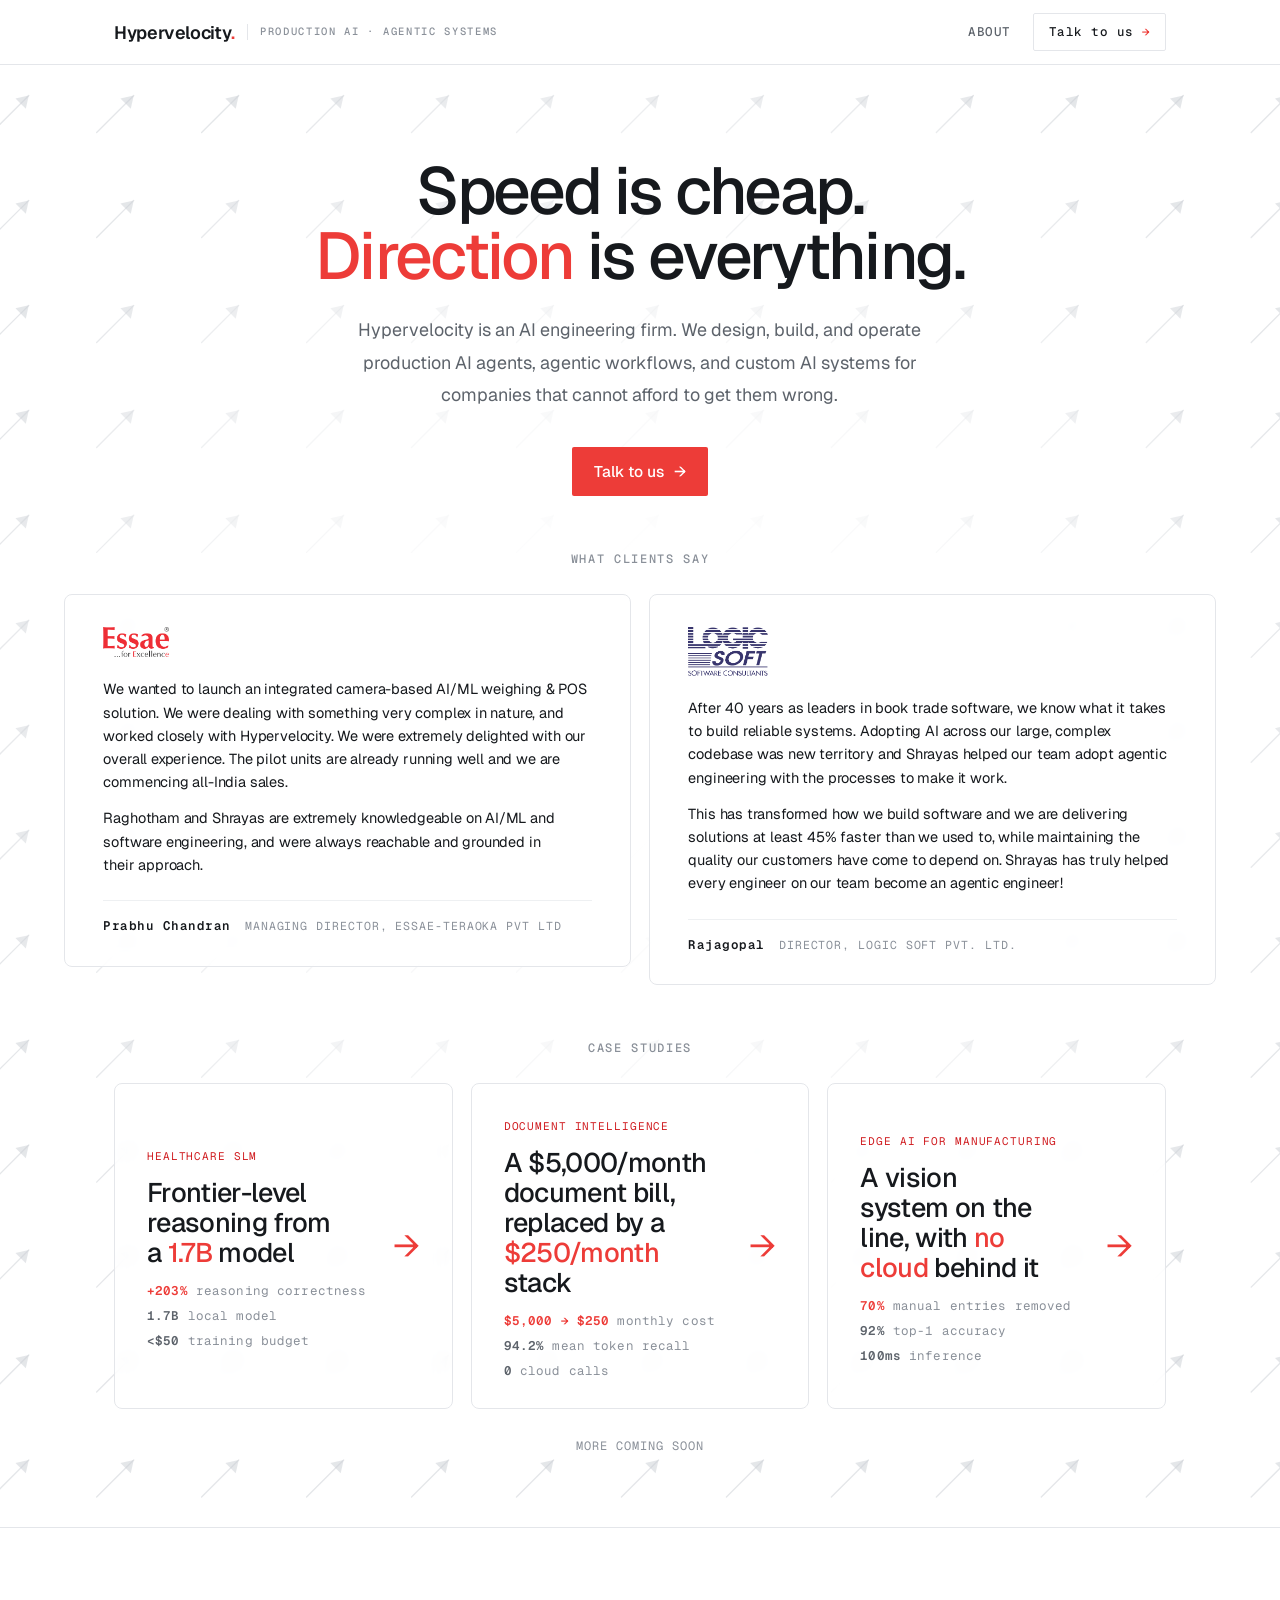
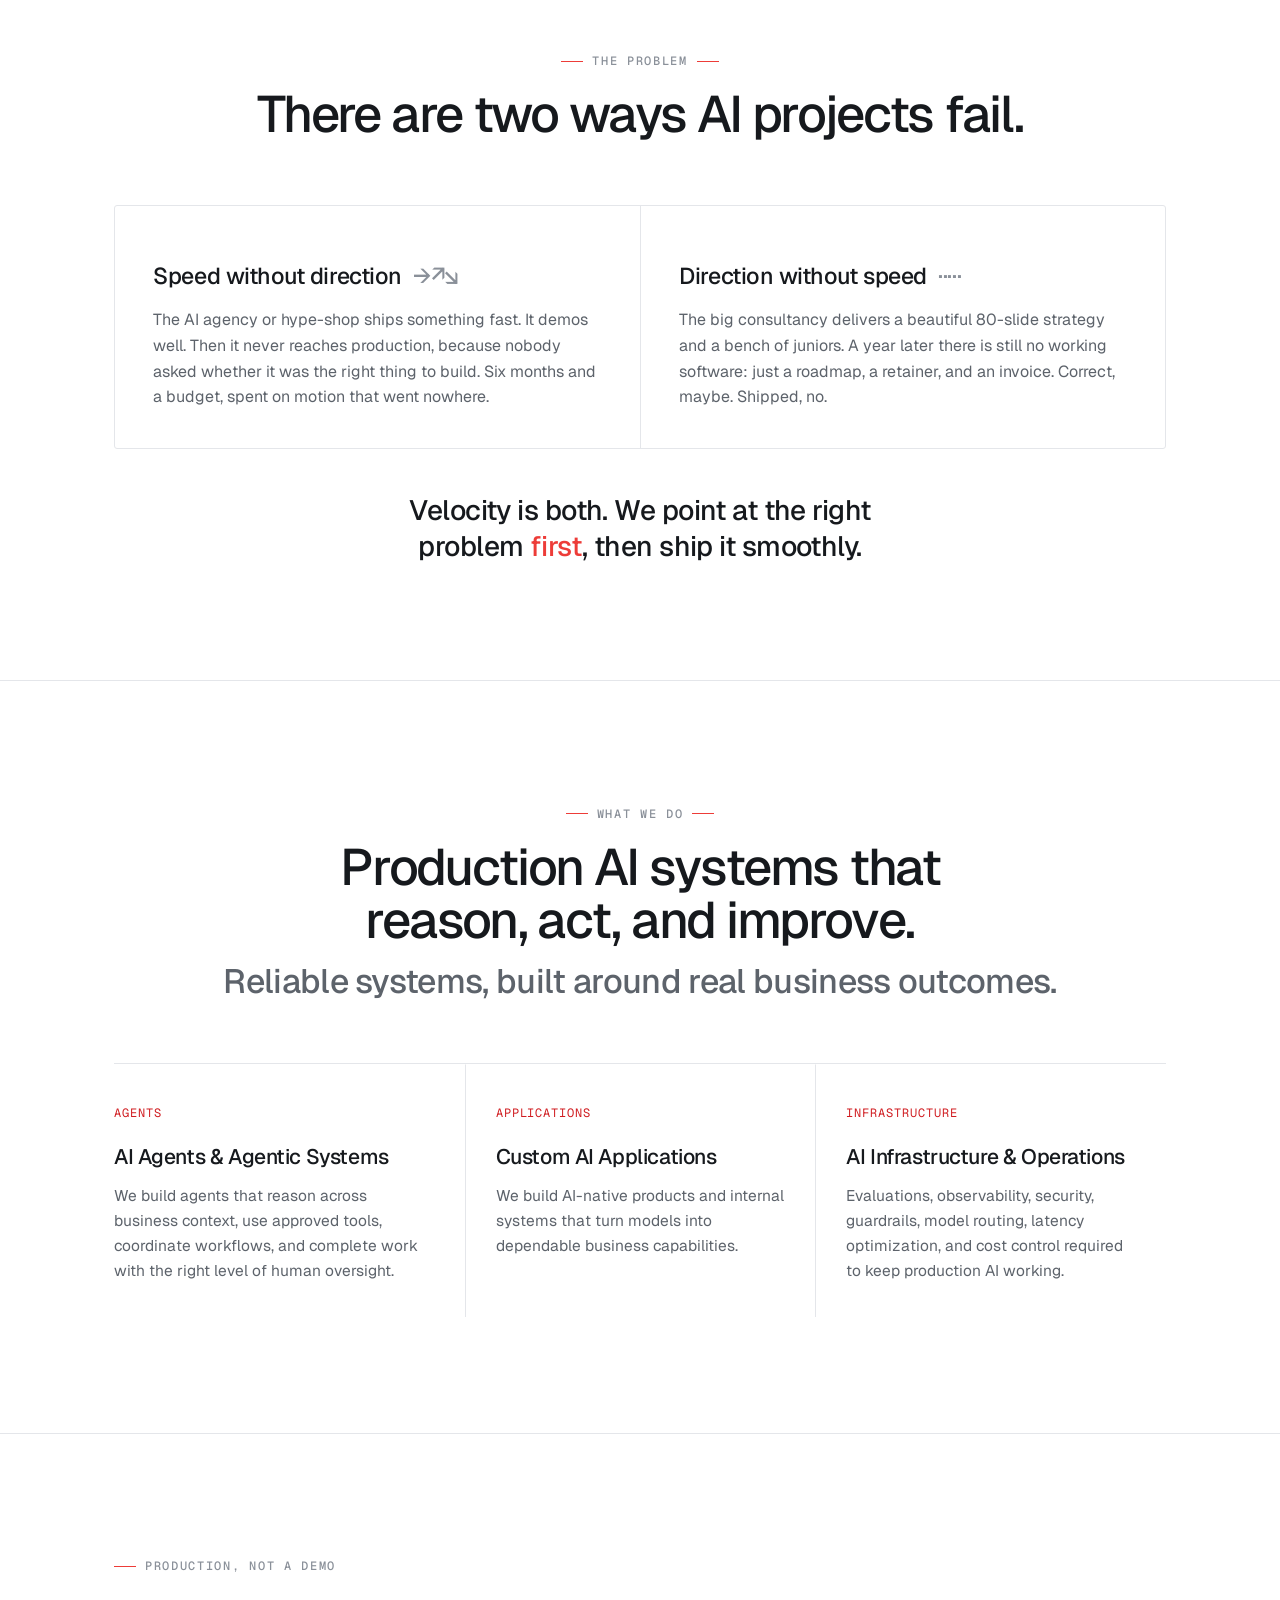
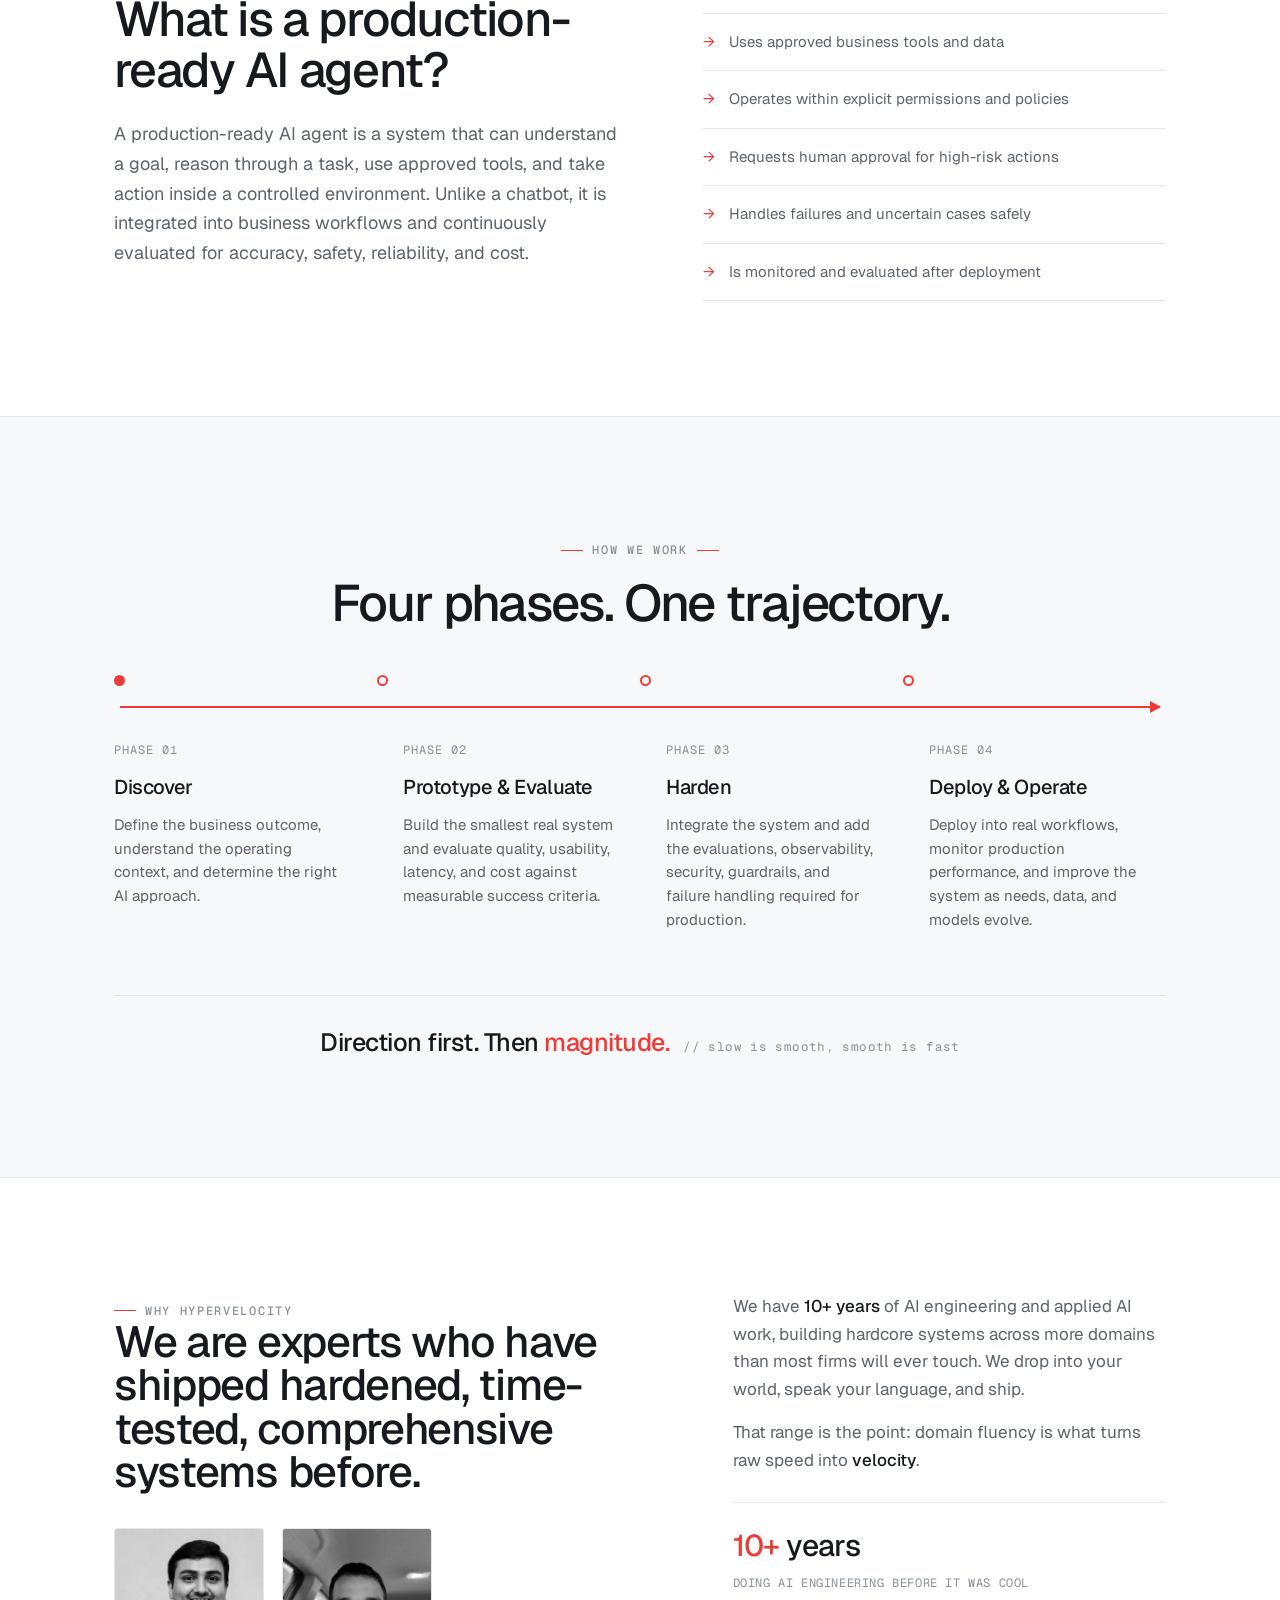
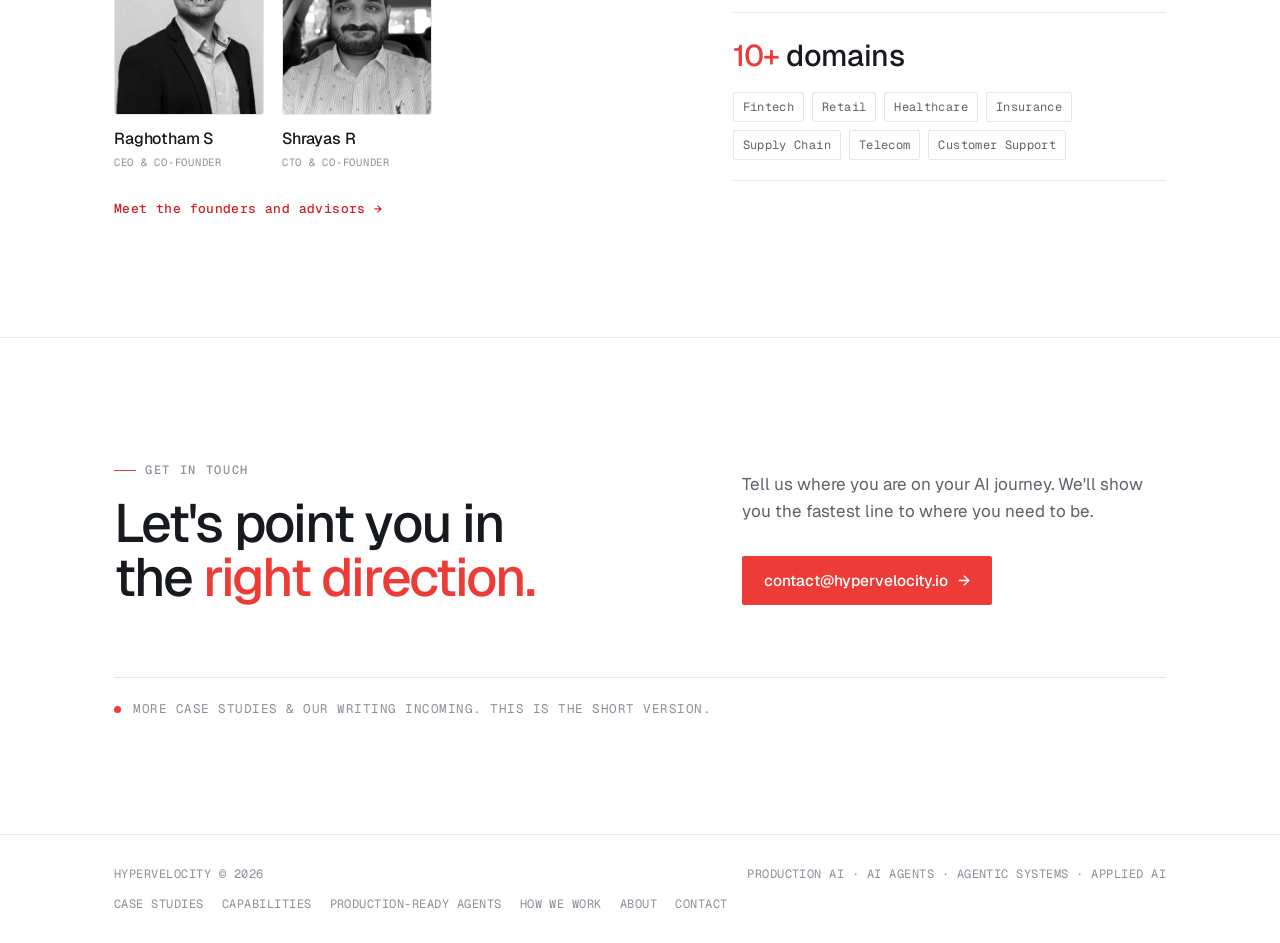
<file: index.html>
<!DOCTYPE html>
<html lang="en"><head>
<meta charset="UTF-8">
<meta name="viewport" content="width=device-width, initial-scale=1.0">
<title>Hypervelocity | Production AI Engineering & Agentic Systems</title>
<meta name="description" content="Hypervelocity designs, builds, and operates production AI systems, agents, and agentic workflows. We ship reliable AI for companies that cannot afford to get it wrong.">
<link rel="canonical" href="https://hypervelocity.io/">
<link rel="icon" href="/favicon.svg" type="image/svg+xml">

<!-- Open Graph -->
<meta property="og:type" content="website">
<meta property="og:site_name" content="Hypervelocity">
<meta property="og:title" content="Hypervelocity | Production AI Engineering & Agentic Systems">
<meta property="og:description" content="Production AI engineering for reliable agents, agentic workflows, and custom AI systems.">
<meta property="og:url" content="https://hypervelocity.io/">
<meta property="og:image" content="https://hypervelocity.io/images/og.png">
<meta property="og:image:width" content="1200">
<meta property="og:image:height" content="630">

<!-- Twitter -->
<meta name="twitter:card" content="summary_large_image">
<meta name="twitter:image" content="https://hypervelocity.io/images/og.png">
<meta name="twitter:title" content="Hypervelocity | Production AI Engineering & Agentic Systems">
<meta name="twitter:description" content="Production AI engineering for reliable agents, agentic workflows, and custom AI systems.">

<!-- Structured data: visible services and expertise -->
<script type="application/ld+json">
{
  "@context": "https://schema.org",
  "@type": "ProfessionalService",
  "name": "Hypervelocity",
  "alternateName": "Hypervelocity AI Engineering",
  "url": "https://hypervelocity.io/",
  "email": "contact@hypervelocity.io",
  "description": "Hypervelocity designs, builds, and operates production AI systems, agents, and agentic workflows. We ship reliable AI for companies that cannot afford to get it wrong.",
  "slogan": "Velocity is speed with direction.",
  "knowsAbout": [
    "AI engineering",
    "Applied AI",
    "Production AI",
    "AI agents",
    "Agentic systems",
    "AI agent evaluation",
    "Agent orchestration",
    "AI observability",
    "AI infrastructure"
  ],
  "areaServed": "Global",
  "knowsLanguage": "en",
  "makesOffer": [
    {
      "@type": "Offer",
      "itemOffered": {
        "@type": "Service",
        "name": "AI Agents & Agentic Systems",
        "description": "Agents that reason across business context, use approved tools, coordinate workflows, and operate with the right level of human oversight."
      }
    },
    {
      "@type": "Offer",
      "itemOffered": {
        "@type": "Service",
        "name": "Custom AI Applications",
        "description": "AI-native products and internal systems that turn models into dependable business capabilities."
      }
    },
    {
      "@type": "Offer",
      "itemOffered": {
        "@type": "Service",
        "name": "AI Infrastructure & Operations",
        "description": "Evaluations, observability, security, guardrails, model routing, latency optimization, and cost control for production AI."
      }
    }
  ]
}
</script>
<link rel="preconnect" href="https://fonts.googleapis.com">
<link rel="preconnect" href="https://fonts.gstatic.com" crossorigin="">
<link href="https://fonts.googleapis.com/css2?family=Geist:wght@300;400;500;600;700&family=Geist+Mono:wght@400;500;600&display=swap" rel="stylesheet">
<link rel="stylesheet" href="/assets/css/site.css">

<!-- Google tag (gtag.js) -->
<script async src="https://www.googletagmanager.com/gtag/js?id=G-8ZHW5YPXRL"></script>
<script>
  window.dataLayer = window.dataLayer || [];
  function gtag(){dataLayer.push(arguments);}
  gtag('js', new Date());

  gtag('config', 'G-8ZHW5YPXRL');
</script>
</head>
<body class="page-home">

<header class="bar">
  <div class="wrap bar-inner">
    <div class="brand-lockup">
      <a class="wordmark" href="#top">Hypervelocity<span class="hv-dot">.</span></a>
      <span class="brand-desc">Production AI · Agentic Systems</span>
    </div>
    <div class="bar-right">
      <nav class="bar-nav" aria-label="Primary"><a href="about.html">About</a></nav>
      <a class="bar-cta" href="mailto:contact@hypervelocity.io">Talk to us <span class="arr">→</span></a>
    </div>
  </div>
</header>

<main id="top">

  <!-- HERO -->
  <section class="hero">
    <canvas id="vectorCanvas" class="hero-field" aria-hidden="true" role="presentation" data-density="0.082"></canvas>
    <div class="hero-scrim"></div>
    <div class="wrap">
      <div class="hero-copy">
        <h1>Speed is cheap.<br><span class="em">Direction</span> is everything.</h1>
        <p class="sub" style="line-height: 1.8">Hypervelocity is an AI engineering firm. We design, build, and operate production AI agents, agentic workflows, and custom AI systems for companies that cannot afford to get them wrong.</p>
        <div class="hero-actions">
          <a class="btn-primary" href="mailto:contact@hypervelocity.io">Talk to us <span class="arr">→</span></a>
        </div>
      </div>

      <div class="hero-quotes" id="testimonials">
        <span class="cases-label">What clients say</span>
        <div class="tq-cards">
          <figure class="tq-card">
            <img class="tq-logo" src="images/essae-logo.png" alt="Essae" width="480" height="218" loading="lazy">
            <blockquote class="tq-text">
              <p>We wanted to launch an integrated camera-based AI/ML weighing &amp; POS solution. We were dealing with something very complex in nature, and worked closely with Hypervelocity. We were extremely delighted with our overall experience. The pilot units are already running well and we are commencing all-India sales.</p>
              <p>Raghotham and Shrayas are extremely knowledgeable on AI/ML and software engineering, and were always reachable and grounded in their approach.</p>
            </blockquote>
            <figcaption class="tq-who">
              <span class="tq-name">Prabhu Chandran</span>
              <span class="tq-role">Managing Director, Essae-Teraoka Pvt Ltd</span>
            </figcaption>
          </figure>
          <figure class="tq-card">
            <img class="tq-logo tall" src="images/logicsoft-logo.png" alt="Logic Soft Pvt. Ltd." width="301" height="185" loading="lazy">
            <blockquote class="tq-text">
              <p>After 40 years as leaders in book trade software, we know what it takes to build reliable systems. Adopting AI across our large, complex codebase was new territory and Shrayas helped our team adopt agentic engineering with the processes to make it work.</p>
              <p>This has transformed how we build software and we are delivering solutions at least 45% faster than we used to, while maintaining the quality our customers have come to depend on. Shrayas has truly helped every engineer on our team become an agentic engineer!</p>
            </blockquote>
            <figcaption class="tq-who">
              <span class="tq-name">Rajagopal</span>
              <span class="tq-role">Director, Logic Soft Pvt. Ltd.</span>
            </figcaption>
          </figure>
        </div>
      </div>

      <div class="hero-cases" id="case-studies">
        <span class="cases-label">Case studies</span>
        <div class="cs-cards">
          <a class="cs-card" href="case-studies/slm.html">
            <div class="cs-card-body">
              <span class="cs-card-tag">Healthcare SLM</span>
              <h3 class="cs-card-title">Frontier-level reasoning from a <span class="em">1.7B</span> model</h3>
              <div class="cs-card-metrics">
                <span class="csm2"><b class="accent">+203%</b> reasoning correctness</span>
                <span class="csm2"><b>1.7B</b> local model</span>
                <span class="csm2"><b>&lt;$50</b> training budget</span>
              </div>
            </div>
            <span class="cs-card-arrow" aria-hidden="true">→</span>
          </a>
          <a class="cs-card" href="case-studies/document-intelligence.html">
            <div class="cs-card-body">
              <span class="cs-card-tag">Document Intelligence</span>
              <h3 class="cs-card-title">A $5,000/month document bill, replaced by a <span class="em">$250/month</span> stack</h3>
              <div class="cs-card-metrics">
                <span class="csm2"><b class="accent">$5,000 → $250</b> monthly cost</span>
                <span class="csm2"><b>94.2%</b> mean token recall</span>
                <span class="csm2"><b>0</b> cloud calls</span>
              </div>
            </div>
            <span class="cs-card-arrow" aria-hidden="true">→</span>
          </a>
          <a class="cs-card" href="case-studies/edge-ai.html">
            <div class="cs-card-body">
              <span class="cs-card-tag">Edge AI for Manufacturing</span>
              <h3 class="cs-card-title">A vision system on the line, with <span class="em">no cloud</span> behind it</h3>
              <div class="cs-card-metrics">
                <span class="csm2"><b class="accent">70%</b> manual entries removed</span>
                <span class="csm2"><b>92%</b> top-1 accuracy</span>
                <span class="csm2"><b>100ms</b> inference</span>
              </div>
            </div>
            <span class="cs-card-arrow" aria-hidden="true">→</span>
          </a>
        </div>
        <p class="cases-more">More coming soon</p>
      </div>
    </div>
  </section>

  <!-- WEDGE -->
  <section class="wedge">
    <div class="wrap sec-pad">
      <div class="sec-head sec-head--center reveal">
        <span class="eyebrow"><span class="tick"></span>THE PROBLEM<span class="tick"></span></span>
        <h2>There are two ways AI projects fail.</h2>
      </div>
      <div class="wedge-grid reveal">
        <div class="wedge-cell">
          <h3>Speed without direction <span class="vec">→↗↘</span></h3>
          <p>The AI agency or hype-shop ships something fast. It demos well. Then it never reaches production, because nobody asked whether it was the right thing to build. Six months and a budget, spent on motion that went nowhere.</p>
        </div>
        <div class="wedge-cell">
          <h3>Direction without speed <span class="vec">·····</span></h3>
          <p>The big consultancy delivers a beautiful 80-slide strategy and a bench of juniors. A year later there is still no working software: just a roadmap, a retainer, and an invoice. Correct, maybe. Shipped, no.</p>
        </div>
      </div>
      <p class="wedge-resolve reveal">Velocity is both. We point at the right problem <span class="em">first</span>, then ship it smoothly.</p>
    </div>
  </section>

  <!-- WHAT WE DO -->
  <section class="dowork" id="capabilities">
    <div class="wrap sec-pad">
      <div class="sec-head sec-head--center wide reveal">
        <span class="eyebrow"><span class="tick"></span>WHAT WE DO<span class="tick"></span></span>
        <h2>Production AI systems that reason, act, and improve.<span class="h2-sub">Reliable systems, built around real business outcomes.</span></h2>
      </div>
      <div class="do-grid reveal">
        <div class="do-cell">
          <span class="tag">Agents</span>
          <h3>AI Agents &amp; Agentic Systems</h3>
          <p>We build agents that reason across business context, use approved tools, coordinate workflows, and complete work with the right level of human oversight.</p>
        </div>
        <div class="do-cell">
          <span class="tag">Applications</span>
          <h3>Custom AI Applications</h3>
          <p>We build AI-native products and internal systems that turn models into dependable business capabilities.</p>
        </div>
        <div class="do-cell">
          <span class="tag">Infrastructure</span>
          <h3>AI Infrastructure &amp; Operations</h3>
          <p>Evaluations, observability, security, guardrails, model routing, latency optimization, and cost control required to keep production AI working.</p>
        </div>
      </div>
    </div>
  </section>

  <!-- PRODUCTION-READY AGENTS -->
  <section class="agent-ready" id="agent-readiness">
    <div class="wrap sec-pad">
      <div class="agent-ready-grid">
        <div class="reveal">
          <span class="eyebrow"><span class="tick"></span>PRODUCTION, NOT A DEMO</span>
          <h2 style="margin-top:18px;">What is a production-ready AI agent?</h2>
          <p class="answer">A production-ready AI agent is a system that can understand a goal, reason through a task, use approved tools, and take action inside a controlled environment. Unlike a chatbot, it is integrated into business workflows and continuously evaluated for accuracy, safety, reliability, and cost.</p>
        </div>
        <ul class="agent-checks reveal" aria-label="Production-ready AI agent requirements">
          <li>Uses approved business tools and data</li>
          <li>Operates within explicit permissions and policies</li>
          <li>Requests human approval for high-risk actions</li>
          <li>Handles failures and uncertain cases safely</li>
          <li>Is monitored and evaluated after deployment</li>
        </ul>
      </div>
    </div>
  </section>

  <!-- METHOD SPINE -->
  <section class="method" id="method">
    <div class="wrap sec-pad">
      <div class="sec-head sec-head--center reveal">
        <span class="eyebrow"><span class="tick"></span>HOW WE WORK<span class="tick"></span></span>
        <h2>Four phases. One trajectory.</h2>
      </div>

      <div class="spine reveal">
        <div class="spine-track">
          <div class="spine-fill" id="spineFill"></div>
          <div class="spine-head" id="spineHead"></div>
        </div>
        <div class="phases">
          <div class="phase">
            <span class="node"></span>
            <span class="step">PHASE 01</span>
            <h3>Discover</h3>
            <p>Define the business outcome, understand the operating context, and determine the right AI approach.</p>
          </div>
          <div class="phase">
            <span class="node"></span>
            <span class="step">PHASE 02</span>
            <h3>Prototype &amp; Evaluate</h3>
            <p>Build the smallest real system and evaluate quality, usability, latency, and cost against measurable success criteria.</p>
          </div>
          <div class="phase">
            <span class="node"></span>
            <span class="step">PHASE 03</span>
            <h3>Harden</h3>
            <p>Integrate the system and add the evaluations, observability, security, guardrails, and failure handling required for production.</p>
          </div>
          <div class="phase">
            <span class="node"></span>
            <span class="step">PHASE 04</span>
            <h3>Deploy &amp; Operate</h3>
            <p>Deploy into real workflows, monitor production performance, and improve the system as needs, data, and models evolve.</p>
          </div>
        </div>
      </div>

      <div class="method-foot center reveal">
        <span class="big">Direction first. Then <span class="em">magnitude.</span></span>
        <span class="small">// slow is smooth, smooth is fast</span>
      </div>
    </div>
  </section>

  <!-- PROOF -->
  <section class="proof">
    <div class="wrap sec-pad">
      <div class="proof-grid">
        <div class="reveal">
          <span class="eyebrow"><span class="tick"></span>WHY HYPERVELOCITY</span>
          <h2 style="line-height: 1">We are experts who have shipped hardened, time-tested, comprehensive systems before.</h2>
          <div class="founder-peek">
            <div class="fp">
              <div class="fp-portrait"><img src="images/raghotham.webp" alt="Raghotham S" loading="lazy" width="800" height="1000"></div>
              <div class="fp-name">Raghotham S</div>
              <div class="fp-role">CEO &amp; Co-Founder</div>
            </div>
            <div class="fp">
              <div class="fp-portrait"><img src="images/shrayas.webp" alt="Shrayas R" loading="lazy" width="800" height="1000"></div>
              <div class="fp-name">Shrayas R</div>
              <div class="fp-role">CTO &amp; Co-Founder</div>
            </div>
          </div>
          <a class="text-link" href="about.html">Meet the founders and advisors <span class="arr">→</span></a>
        </div>
        <div class="reveal">
          <div class="body">
            <p>We have <strong>10+ years</strong> of AI engineering and applied AI work, building hardcore systems across more domains than most firms will ever touch. We drop into your world, speak your language, and ship.</p>
            <p>That range is the point: domain fluency is what turns raw speed into <strong>velocity</strong>.</p>
          </div>
          <div class="stats" style="margin-top:28px;">
            <div class="stat">
              <div class="v"><span class="em">10+</span> years</div>
              <div class="k">Doing AI engineering before it was cool</div>
            </div>
            <div class="stat">
              <div class="v"><span class="em">10+</span> domains</div>
              <div class="domains">
                <span>Fintech</span>
                <span>Retail</span>
                <span>Healthcare</span>
                <span>Insurance</span>
                <span>Supply Chain</span>
                <span>Telecom</span>
                <span>Customer Support</span>
              </div>
            </div>
          </div>
        </div>
      </div>
    </div>
  </section>

  <!-- CLOSE -->
  <section class="close" id="contact">
    <div class="wrap sec-pad">
      <div class="close-grid">
        <div class="reveal">
          <span class="eyebrow"><span class="tick"></span>GET IN TOUCH</span>
          <h2 style="margin-top:18px;">Let's point you in the <span class="em">right direction.</span></h2>
        </div>
        <div class="reveal">
          <p class="body">Tell us where you are on your AI journey. We'll show you the fastest line to where you need to be.</p>
          <div class="close-actions">
            <a class="btn-primary" href="mailto:contact@hypervelocity.io">contact@hypervelocity.io <span class="arr">→</span></a>
          </div>
        </div>
      </div>

      <div class="soon reveal">
        <span class="pulse"></span>
        MORE CASE STUDIES &amp; OUR WRITING INCOMING. THIS IS THE SHORT VERSION.
      </div>
    </div>
  </section>

</main>

<footer>
  <div class="wrap foot-inner">
    <span>HYPERVELOCITY © 2026</span>
    <span class="foot-desc">PRODUCTION AI · AI AGENTS · AGENTIC SYSTEMS · APPLIED AI</span>
    <nav class="foot-links" aria-label="Footer">
      <a href="#case-studies">CASE STUDIES</a>
      <a href="#capabilities">CAPABILITIES</a>
      <a href="#agent-readiness">PRODUCTION-READY AGENTS</a>
      <a href="#method">HOW WE WORK</a>
      <a href="about.html">ABOUT</a>
      <a href="#contact">CONTACT</a>
    </nav>
  </div>
</footer>

<script src="/assets/js/site.js"></script>


</body></html>
</file>
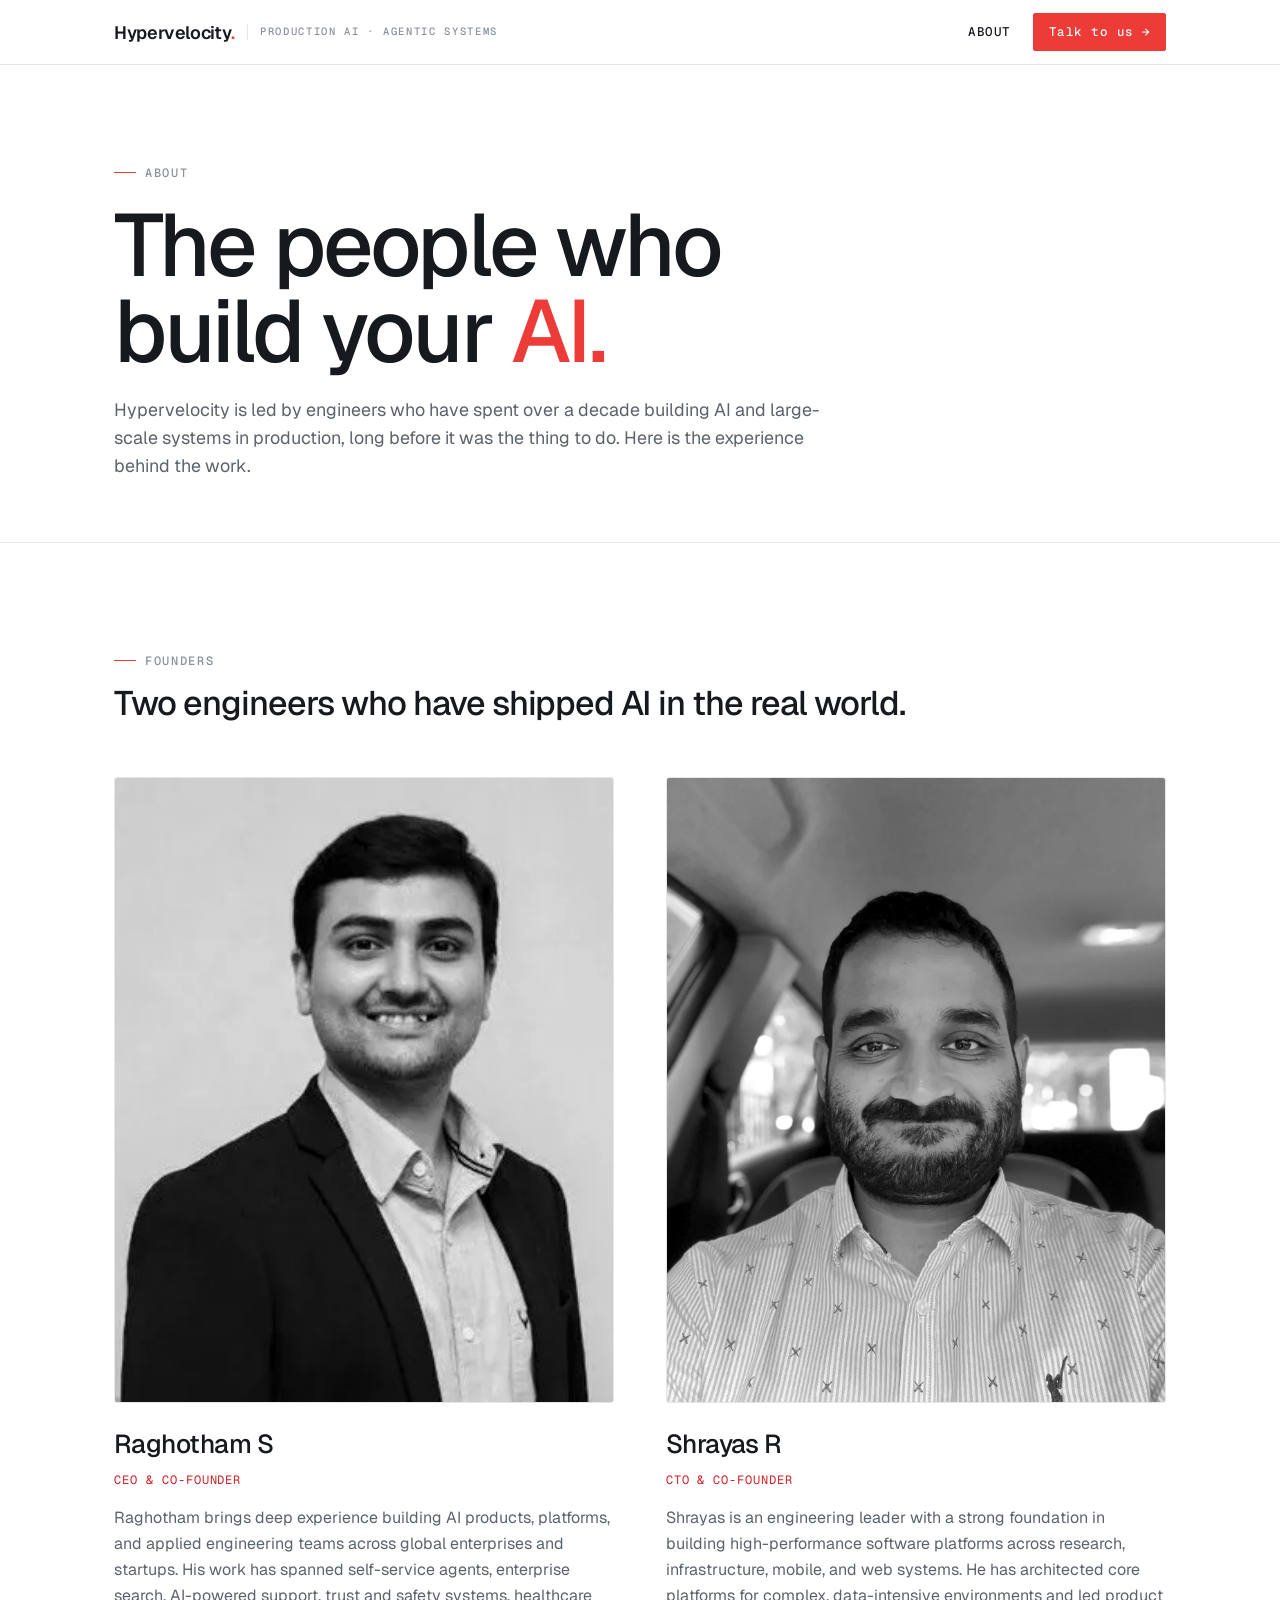
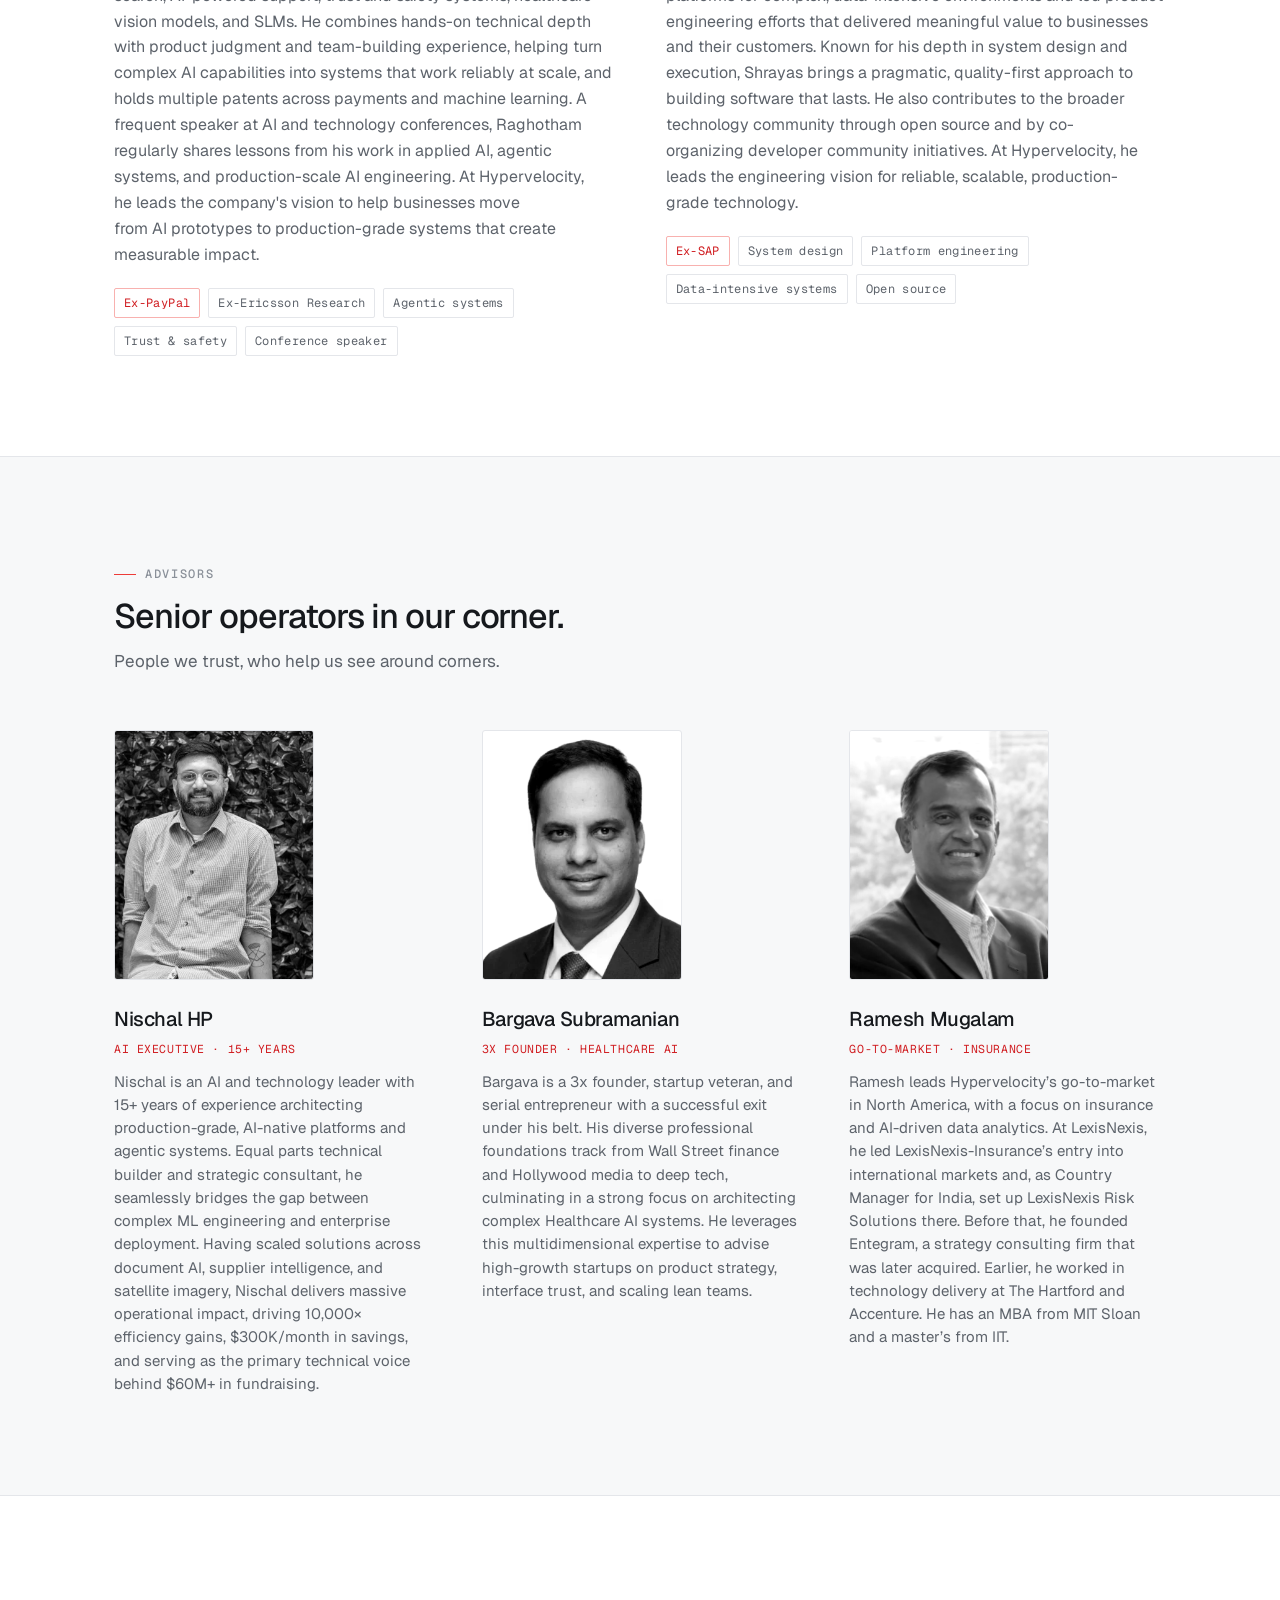
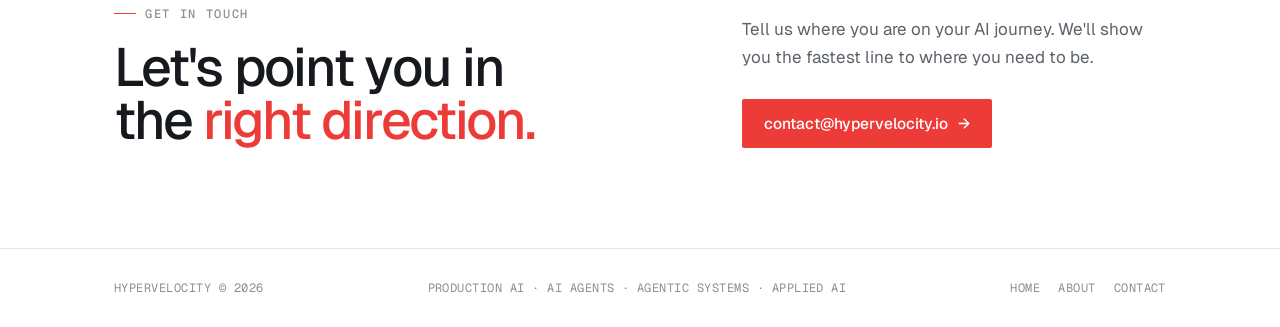
<file: about.html>
<!DOCTYPE html>
<html lang="en">
<head>
<meta charset="UTF-8">
<meta name="viewport" content="width=device-width, initial-scale=1.0">
<title>About | Hypervelocity — The team behind production AI</title>
<meta name="description" content="The founders and advisors behind Hypervelocity. Senior engineers and AI leaders who design, build, and operate production AI systems and agentic workflows.">
<link rel="canonical" href="https://hypervelocity.io/about.html">
<link rel="icon" href="/favicon.svg" type="image/svg+xml">

<!-- Open Graph -->
<meta property="og:type" content="website">
<meta property="og:site_name" content="Hypervelocity">
<meta property="og:title" content="About | Hypervelocity">
<meta property="og:description" content="The people who actually build your AI. Founders and advisors behind Hypervelocity.">
<meta property="og:url" content="https://hypervelocity.io/about.html">
<meta property="og:image" content="https://hypervelocity.io/images/og.png">
<meta property="og:image:width" content="1200">
<meta property="og:image:height" content="630">

<!-- Twitter -->
<meta name="twitter:card" content="summary_large_image">
<meta name="twitter:image" content="https://hypervelocity.io/images/og.png">
<meta name="twitter:title" content="About | Hypervelocity">
<meta name="twitter:description" content="The people who actually build your AI. Founders and advisors behind Hypervelocity.">

<!-- Structured data: the people (good for entity / AEO) -->
<script type="application/ld+json">
{
  "@context": "https://schema.org",
  "@type": "AboutPage",
  "mainEntity": {
    "@type": "Organization",
    "name": "Hypervelocity",
    "url": "https://hypervelocity.io/",
    "founder": [
      {
        "@type": "Person",
        "name": "Raghotham S",
        "jobTitle": "CEO & Co-Founder",
        "worksFor": { "@type": "Organization", "name": "Hypervelocity" },
        "alumniOf": ["PayPal", "Ericsson Research"],
        "knowsAbout": ["Applied AI", "Agentic systems", "Document AI", "Production AI engineering", "Small language models"]
      },
      {
        "@type": "Person",
        "name": "Shrayas R",
        "jobTitle": "CTO & Co-Founder",
        "worksFor": { "@type": "Organization", "name": "Hypervelocity" },
        "alumniOf": ["SAP"],
        "knowsAbout": ["Distributed systems", "Scalable software", "Platform engineering", "Open source"]
      }
    ]
  }
}
</script>

<link rel="preconnect" href="https://fonts.googleapis.com">
<link rel="preconnect" href="https://fonts.gstatic.com" crossorigin="">
<link href="https://fonts.googleapis.com/css2?family=Geist:wght@300;400;500;600;700&family=Geist+Mono:wght@400;500;600&display=swap" rel="stylesheet">
<link rel="stylesheet" href="/assets/css/site.css">

<!-- Google tag (gtag.js) -->
<script async src="https://www.googletagmanager.com/gtag/js?id=G-8ZHW5YPXRL"></script>
<script>
  window.dataLayer = window.dataLayer || [];
  function gtag(){dataLayer.push(arguments);}
  gtag('js', new Date());

  gtag('config', 'G-8ZHW5YPXRL');
</script>
</head>
<body class="page-about">

<header class="bar">
  <div class="wrap bar-inner">
    <div class="brand-lockup">
      <a class="wordmark" href="index.html">Hypervelocity<span class="hv-dot">.</span></a>
      <span class="brand-desc">Production AI · Agentic Systems</span>
    </div>
    <div class="bar-right">
      <nav class="bar-nav" aria-label="Primary">
        <a href="about.html" class="is-current" aria-current="page">About</a>
      </nav>
      <a class="bar-cta is-solid" href="mailto:contact@hypervelocity.io">Talk to us <span class="arr">→</span></a>
    </div>
  </div>
</header>

<main>

  <!-- PAGE HEADER -->
  <section class="page-head">
    <div class="wrap">
      <div class="page-head-inner">
        <span class="eyebrow"><span class="tick"></span>ABOUT</span>
        <h1>The people who build your <span class="em">AI.</span></h1>
        <p class="sub">Hypervelocity is led by engineers who have spent over a decade building AI and large-scale systems in production, long before it was the thing to do. Here is the experience behind the work.</p>
      </div>
    </div>
  </section>

  <!-- FOUNDERS -->
  <section class="founders">
    <div class="wrap sec-pad">
      <div class="sec-label reveal">
        <span class="eyebrow"><span class="tick"></span>FOUNDERS</span>
        <h2>Two engineers who have shipped AI in the real world.</h2>
      </div>

      <div class="people">
        <!-- Raghotham -->
        <div class="person reveal">
          <div class="portrait">
            <img src="images/raghotham.webp" alt="Raghotham S" loading="lazy" width="800" height="1000">
          </div>
          <div class="person-meta">
            <div class="person-name">Raghotham S</div>
            <div class="person-role">CEO &amp; Co-Founder</div>
            <p class="person-bio">Raghotham brings deep experience building AI products, platforms, and applied engineering teams across global enterprises and startups. His work has spanned self-service agents, enterprise search, AI-powered support, trust and safety systems, healthcare vision models, and SLMs. He combines hands-on technical depth with product judgment and team-building experience, helping turn complex AI capabilities into systems that work reliably at scale, and holds multiple patents across payments and machine learning. A frequent speaker at AI and technology conferences, Raghotham regularly shares lessons from his work in applied AI, agentic systems, and production-scale AI engineering. At Hypervelocity, he leads the company's vision to help businesses move from AI prototypes to production-grade systems that create measurable impact.</p>
            <div class="chips">
              <span>Ex-PayPal</span>
              <span>Ex-Ericsson Research</span>
              <span>Agentic systems</span>
              <span>Trust &amp; safety</span>
              <span>Conference speaker</span>
            </div>
          </div>
        </div>

        <!-- Shrayas -->
        <div class="person reveal">
          <div class="portrait">
            <img src="images/shrayas.webp" alt="Shrayas R" loading="lazy" width="800" height="1000">
          </div>
          <div class="person-meta">
            <div class="person-name">Shrayas R</div>
            <div class="person-role">CTO &amp; Co-Founder</div>
            <p class="person-bio">Shrayas is an engineering leader with a strong foundation in building high-performance software platforms across research, infrastructure, mobile, and web systems. He has architected core platforms for complex, data-intensive environments and led product engineering efforts that delivered meaningful value to businesses and their customers. Known for his depth in system design and execution, Shrayas brings a pragmatic, quality-first approach to building software that lasts. He also contributes to the broader technology community through open source and by co-organizing developer community initiatives. At Hypervelocity, he leads the engineering vision for reliable, scalable, production-grade technology.</p>
            <div class="chips">
              <span>Ex-SAP</span>
              <span>System design</span>
              <span>Platform engineering</span>
              <span>Data-intensive systems</span>
              <span>Open source</span>
            </div>
          </div>
        </div>
      </div>
    </div>
  </section>

  <!-- ADVISORS -->
  <section class="advisors">
    <div class="wrap sec-pad">
      <div class="sec-label reveal">
        <span class="eyebrow"><span class="tick"></span>ADVISORS</span>
        <h2>Senior operators in our corner.</h2>
        <p class="lead">People we trust, who help us see around corners.</p>
      </div>

      <div class="advisors-grid">
        <div class="advisor reveal">
          <div class="portrait"><img src="images/nischal.webp" alt="Nischal HP" loading="lazy" width="400" height="500"></div>
          <div class="advisor-meta">
            <div class="advisor-name">Nischal HP</div>
            <div class="advisor-auth">AI Executive · 15+ Years</div>
            <p class="advisor-note">Nischal is an AI and technology leader with 15+ years of experience architecting production-grade, AI-native platforms and agentic systems. Equal parts technical builder and strategic consultant, he seamlessly bridges the gap between complex ML engineering and enterprise deployment. Having scaled solutions across document AI, supplier intelligence, and satellite imagery, Nischal delivers massive operational impact, driving 10,000× efficiency gains, $300K/month in savings, and serving as the primary technical voice behind $60M+ in fundraising.</p>
          </div>
        </div>

        <div class="advisor reveal">
          <div class="portrait"><img src="images/bargava.webp" alt="Bargava Subramanian" loading="lazy" width="400" height="500"></div>
          <div class="advisor-meta">
            <div class="advisor-name">Bargava Subramanian</div>
            <div class="advisor-auth">3x Founder · Healthcare AI</div>
            <p class="advisor-note">Bargava is a 3x founder, startup veteran, and serial entrepreneur with a successful exit under his belt. His diverse professional foundations track from Wall Street finance and Hollywood media to deep tech, culminating in a strong focus on architecting complex Healthcare AI systems. He leverages this multidimensional expertise to advise high-growth startups on product strategy, interface trust, and scaling lean teams.</p>
          </div>
        </div>

        <div class="advisor reveal">
          <div class="portrait"><img src="images/ramesh.webp" alt="Ramesh Mugalam" loading="lazy" width="400" height="500"></div>
          <div class="advisor-meta">
            <div class="advisor-name">Ramesh Mugalam</div>
            <div class="advisor-auth">Go-to-Market · Insurance</div>
            <p class="advisor-note">Ramesh leads Hypervelocity’s go-to-market in North America, with a focus on insurance and AI-driven data analytics. At LexisNexis, he led LexisNexis-Insurance’s entry into international markets and, as Country Manager for India, set up LexisNexis Risk Solutions there. Before that, he founded Entegram, a strategy consulting firm that was later acquired. Earlier, he worked in technology delivery at The Hartford and Accenture. He has an MBA from MIT Sloan and a master’s from IIT.</p>
          </div>
        </div>
      </div>
    </div>
  </section>

  <!-- CTA CLOSE -->
  <section class="close" id="contact">
    <div class="wrap sec-pad">
      <div class="close-grid">
        <div class="reveal">
          <span class="eyebrow"><span class="tick"></span>GET IN TOUCH</span>
          <h2 style="margin-top:18px;">Let's point you in the <span class="em">right direction.</span></h2>
        </div>
        <div class="reveal">
          <p class="body">Tell us where you are on your AI journey. We'll show you the fastest line to where you need to be.</p>
          <div class="close-actions">
            <a class="btn-primary" href="mailto:contact@hypervelocity.io">contact@hypervelocity.io <span class="arr">→</span></a>
          </div>
        </div>
      </div>
    </div>
  </section>

</main>

<footer>
  <div class="wrap foot-inner">
    <span>HYPERVELOCITY © 2026</span>
    <span class="foot-desc">PRODUCTION AI · AI AGENTS · AGENTIC SYSTEMS · APPLIED AI</span>
    <nav class="foot-links" aria-label="Footer">
      <a href="index.html">HOME</a>
      <a href="about.html">ABOUT</a>
      <a href="mailto:contact@hypervelocity.io">CONTACT</a>
    </nav>
  </div>
</footer>

<script src="/assets/js/site.js"></script>
</body>
</html>
</file>
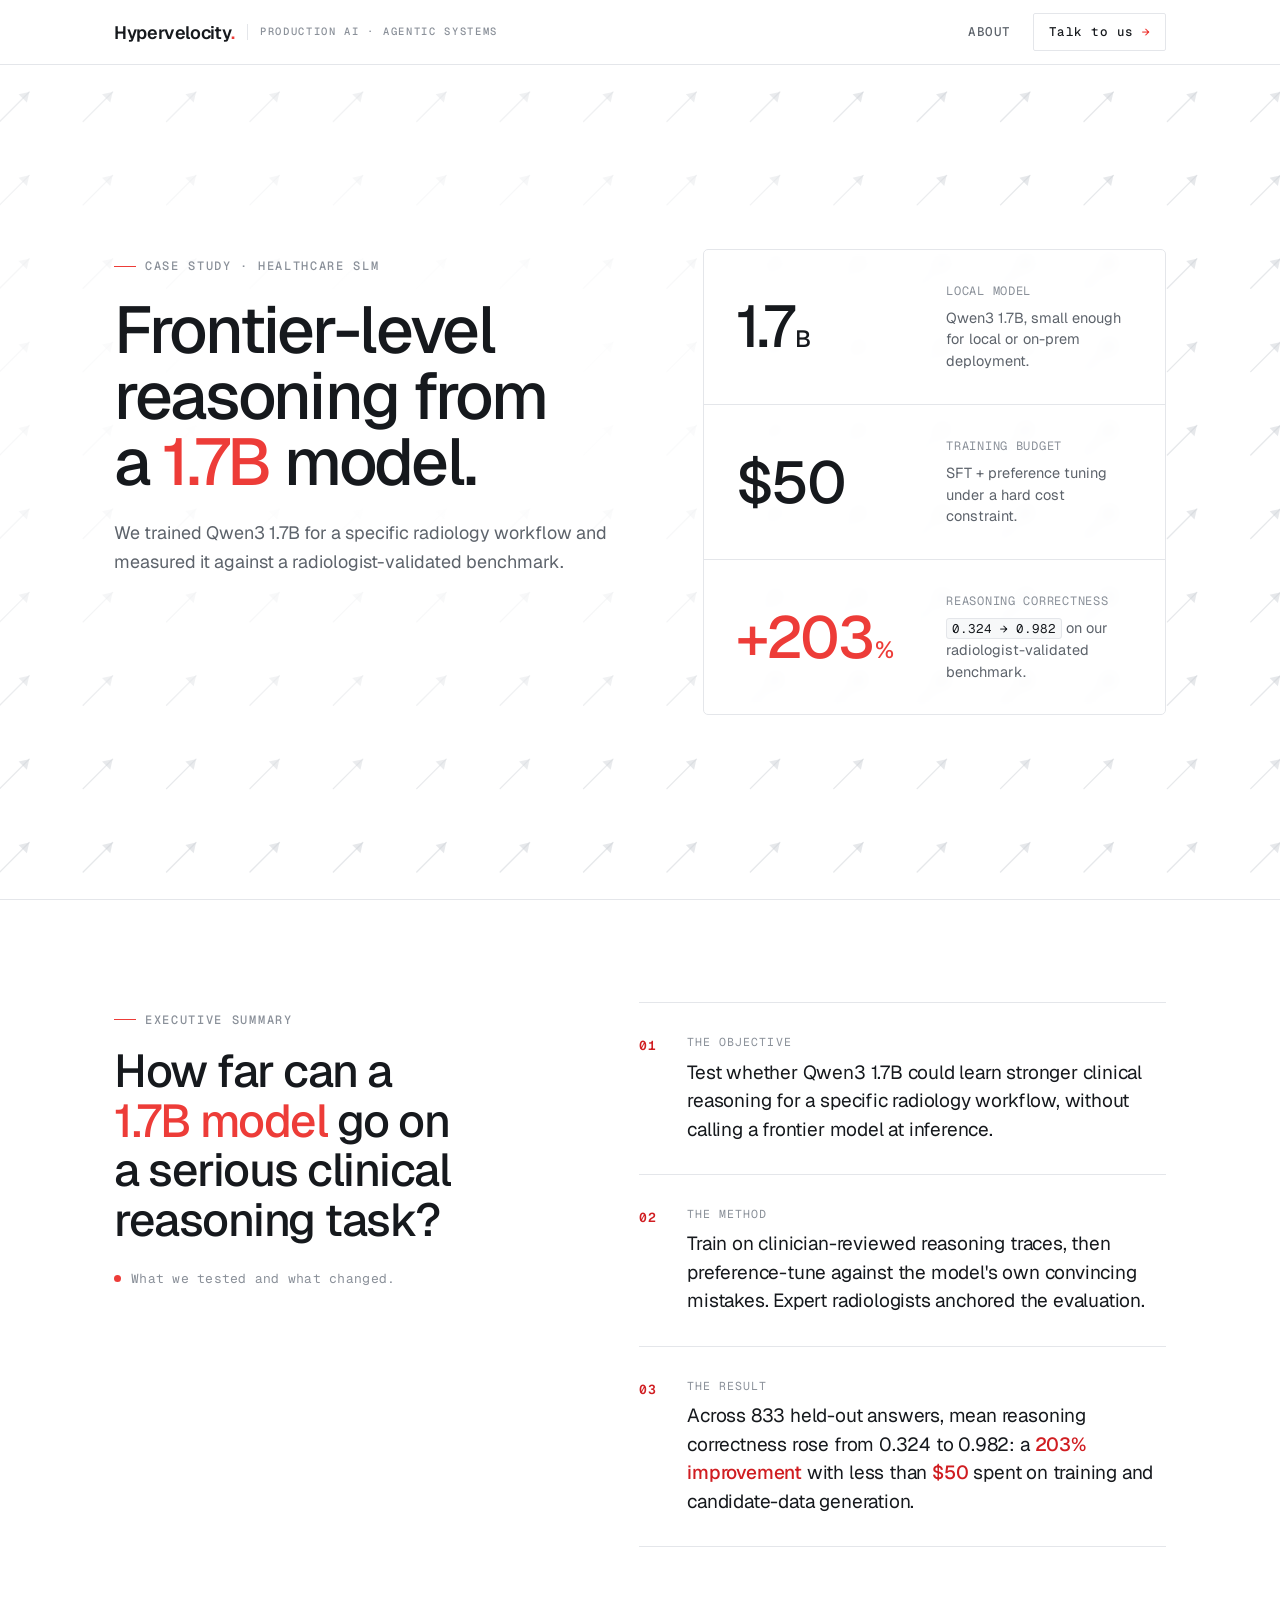
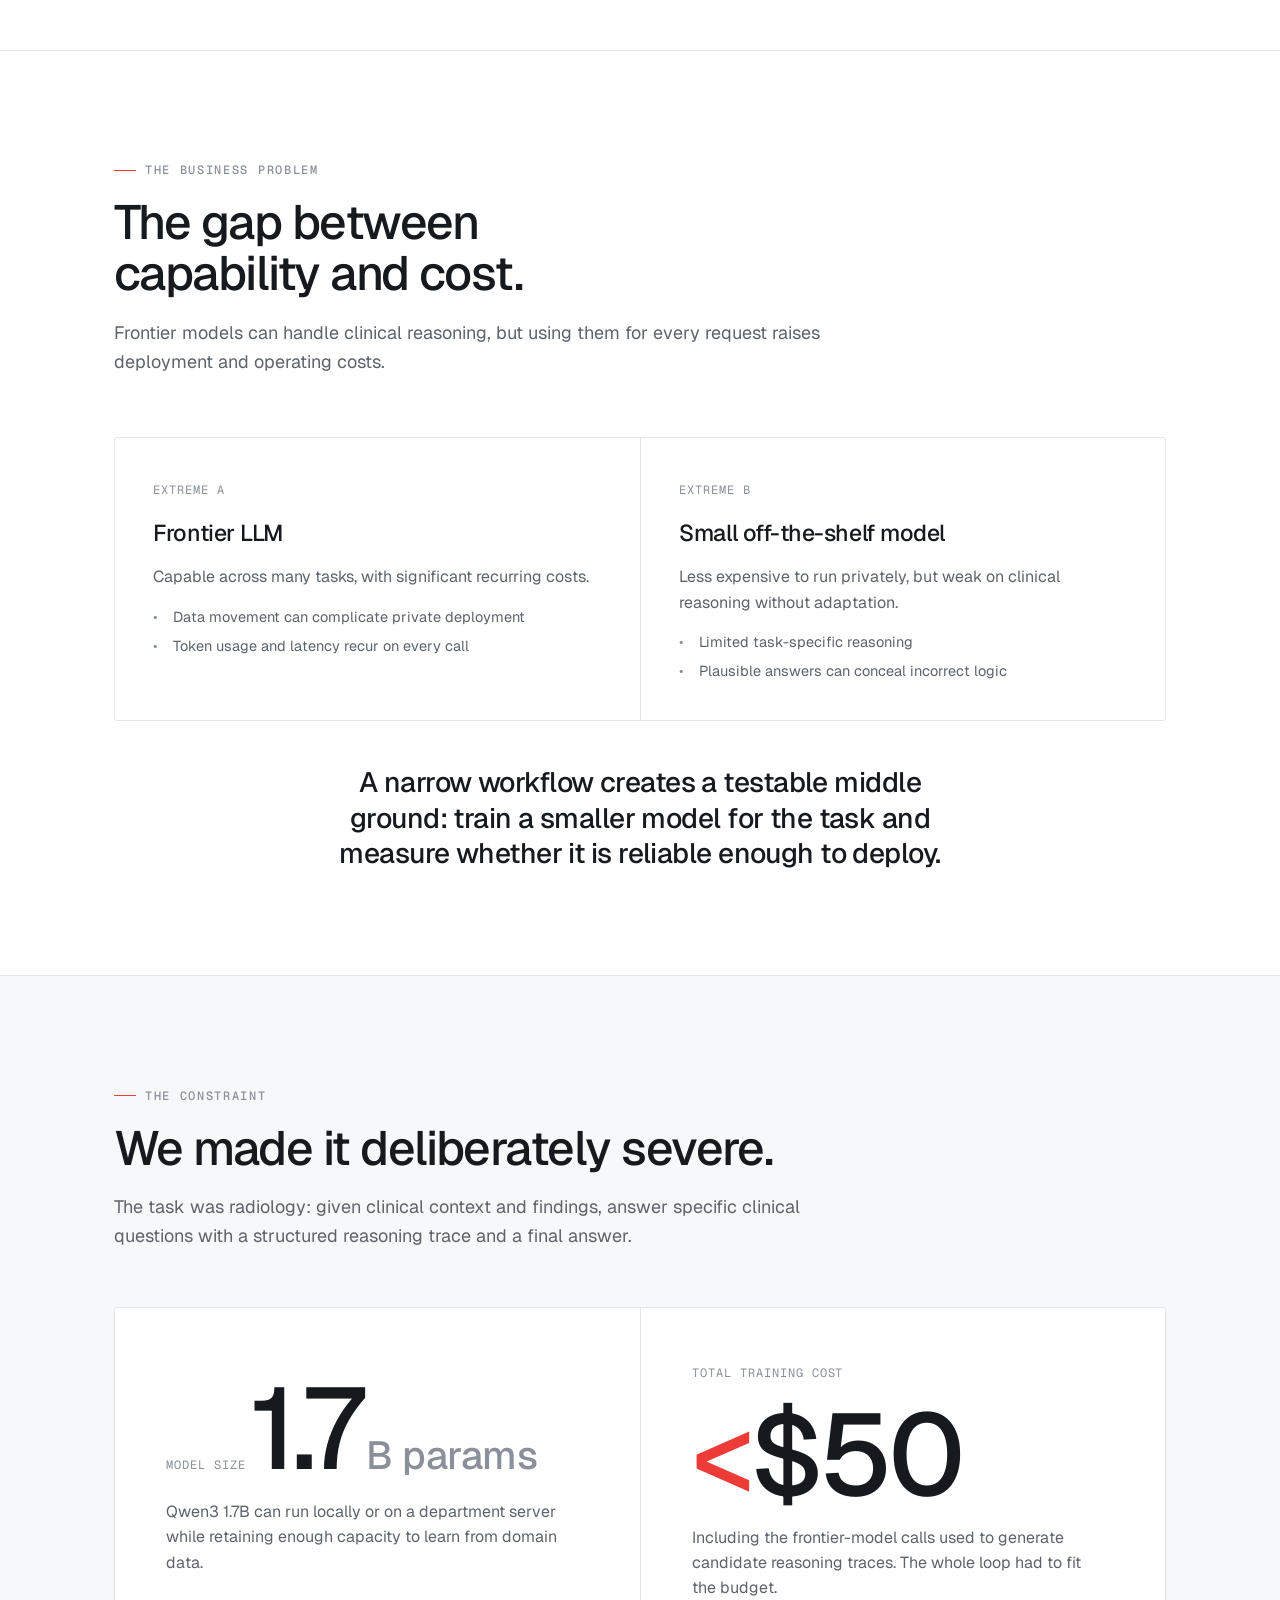
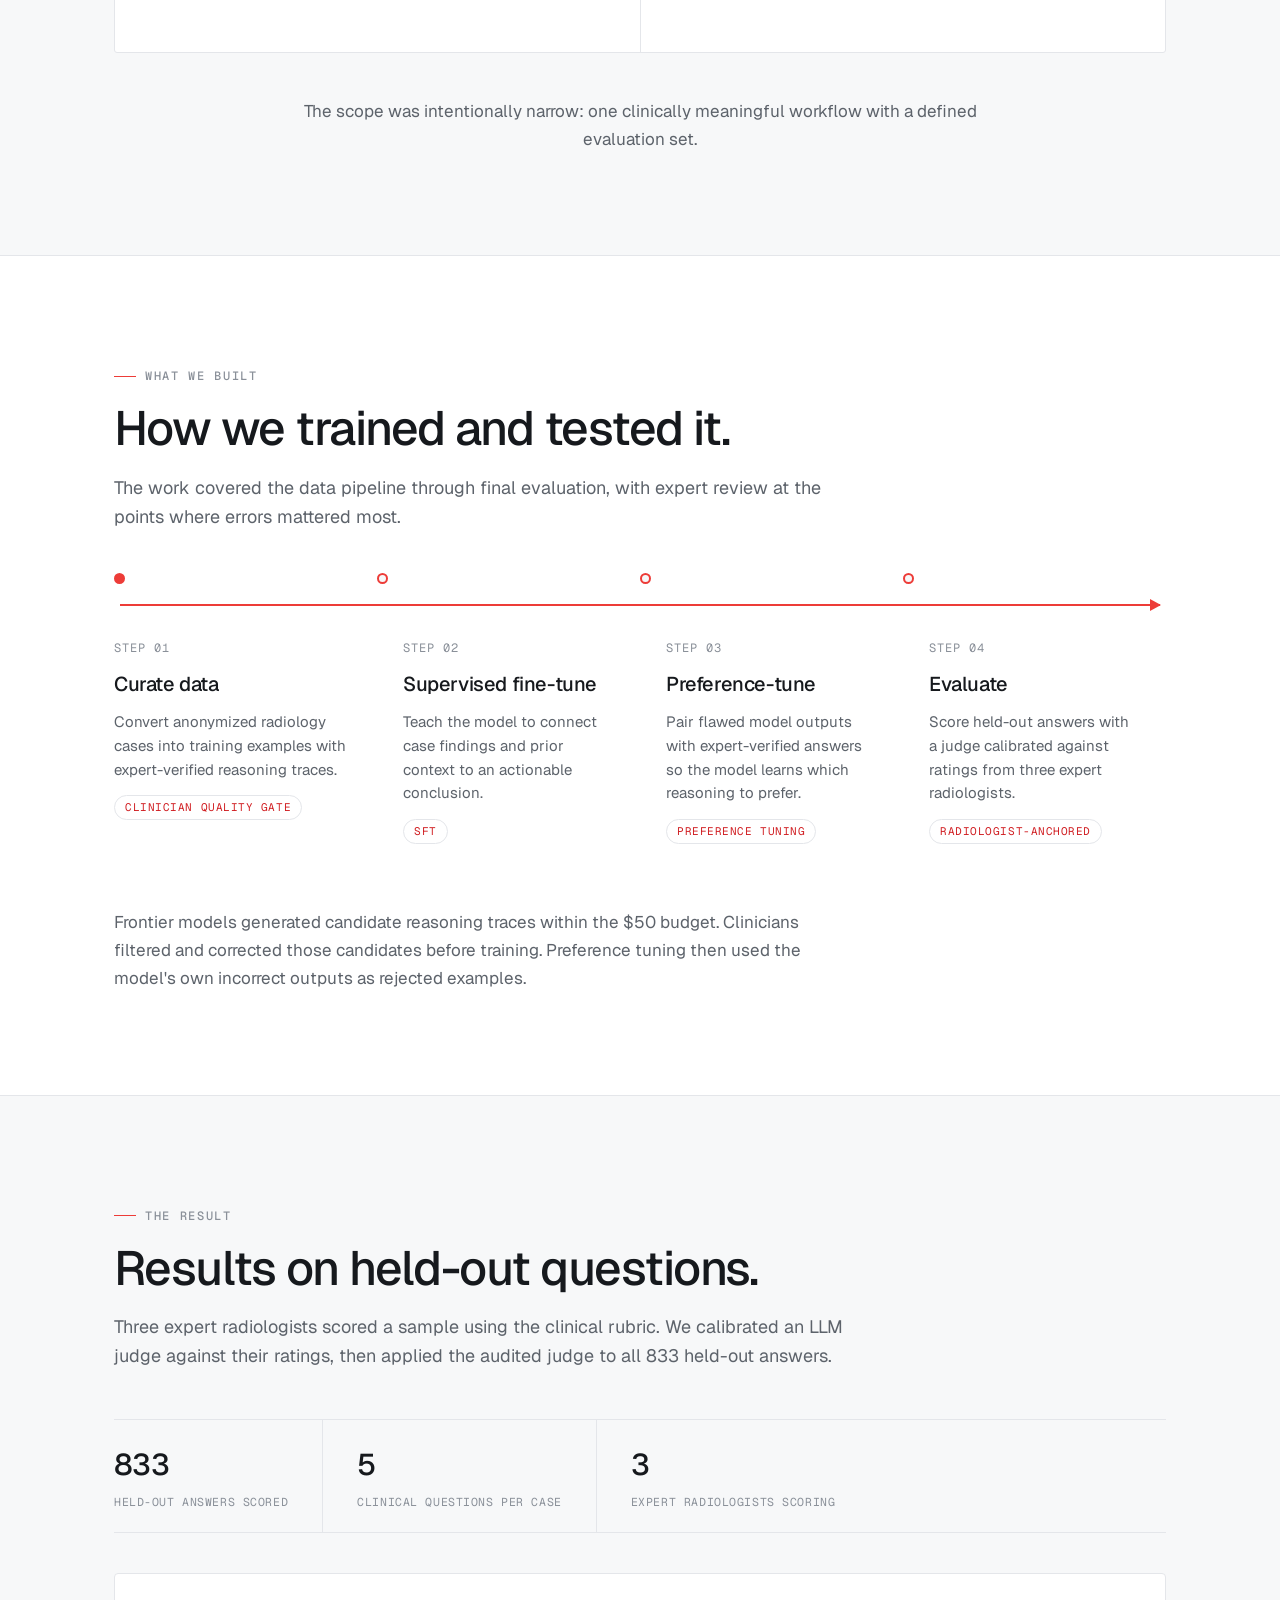
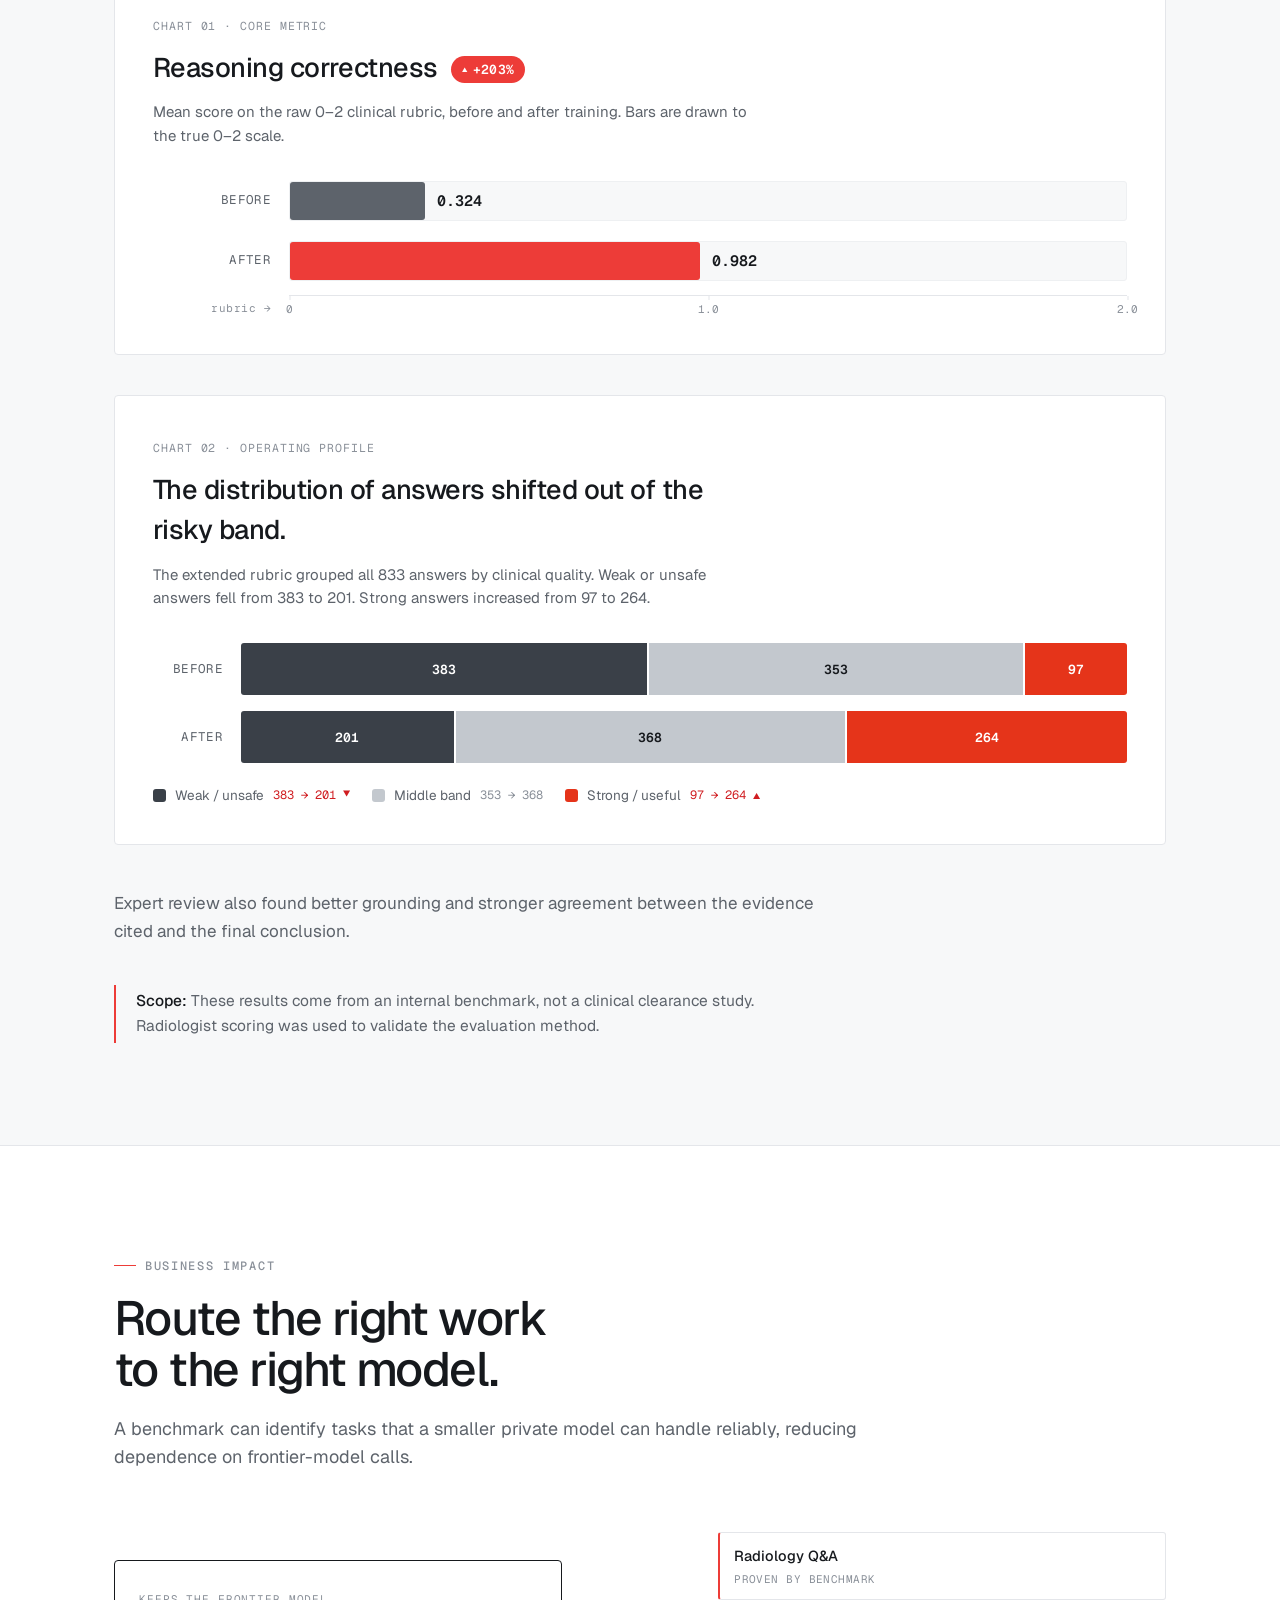
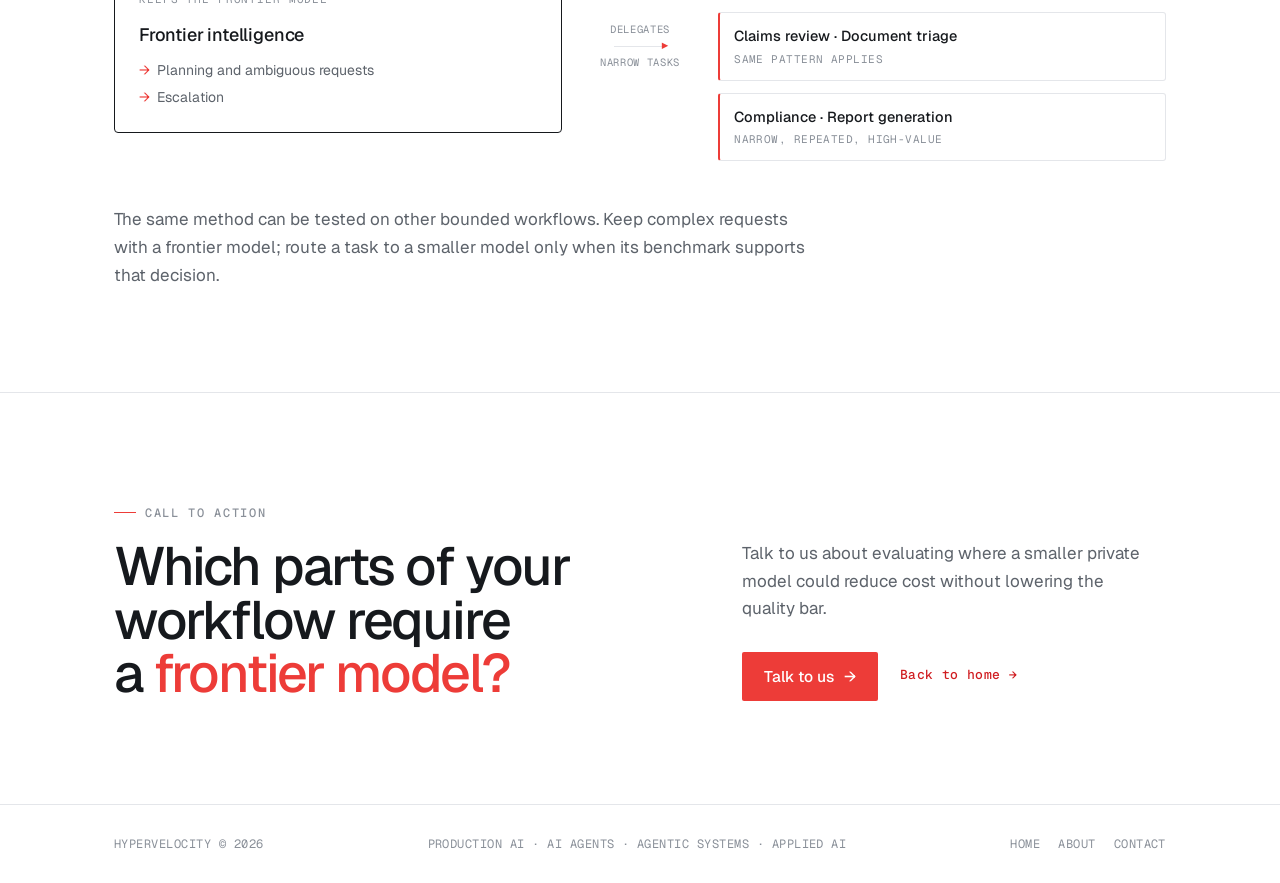
<file: case-study-slm.html>
<!DOCTYPE html>
<html lang="en">
<head>
<meta charset="UTF-8">
<meta name="viewport" content="width=device-width, initial-scale=1.0">
<title>Case Study | Radiology reasoning from a 1.7B healthcare model | Hypervelocity</title>
<meta name="description" content="How Hypervelocity improved reasoning correctness in a 1.7B-parameter healthcare model by 203% on a radiologist-validated benchmark with a training budget under $50.">
<link rel="canonical" href="https://hypervelocity.io/case-study-slm">

<!-- Open Graph -->
<meta property="og:type" content="article">
<meta property="og:site_name" content="Hypervelocity">
<meta property="og:title" content="Frontier-level reasoning from a 1.7B healthcare model">
<meta property="og:description" content="A 1.7B local model, a $50 training budget, and a 203% jump in reasoning correctness on a radiologist-validated benchmark.">
<meta property="og:url" content="https://hypervelocity.io/case-study-slm">

<!-- Twitter -->
<meta name="twitter:card" content="summary">
<meta name="twitter:title" content="Frontier-level reasoning from a 1.7B healthcare model">
<meta name="twitter:description" content="A 1.7B local model, a $50 training budget, and a 203% jump in reasoning correctness on a radiologist-validated benchmark.">

<!-- Structured data -->
<script type="application/ld+json">
{
  "@context": "https://schema.org",
  "@type": "TechArticle",
  "headline": "Frontier-Level Reasoning From a 1.7B Healthcare Model",
  "description": "How Hypervelocity pushed a 1.7B-parameter healthcare model toward frontier-level reasoning on a narrow radiology workflow, improving reasoning correctness by 203% on a radiologist-validated benchmark under a $50 training budget.",
  "author": { "@type": "Organization", "name": "Hypervelocity", "url": "https://hypervelocity.io/" },
  "publisher": { "@type": "Organization", "name": "Hypervelocity", "url": "https://hypervelocity.io/" },
  "about": ["Small language models", "Applied AI", "Healthcare AI", "Model fine-tuning", "AI evaluation"],
  "mainEntityOfPage": "https://hypervelocity.io/case-study-slm"
}
</script>

<link rel="preconnect" href="https://fonts.googleapis.com">
<link rel="preconnect" href="https://fonts.gstatic.com" crossorigin="">
<link href="https://fonts.googleapis.com/css2?family=Geist:wght@300;400;500;600;700&family=Geist+Mono:wght@400;500;600&display=swap" rel="stylesheet">
<style>
  :root {
    --ink: #16191d;
    --ink-2: #5d636b;
    --ink-3: #8a9099;
    --line: #e4e6ea;
    --line-2: #eef0f2;
    --ground: #ffffff;
    --ground-2: #f7f8f9;
    --accent: oklch(0.625 0.214 27);
    --accent-ink: oklch(0.55 0.21 27);

    /* chart tokens — neutral context + the single brand accent for the winning value */
    --c-weak: #3a4048;   /* weak / unsafe band — deep neutral slate */
    --c-mid:  #c3c8ce;   /* middle band — light neutral */
    --c-good: #e5341a;   /* strong / useful band — brand accent */

    --maxw: 1180px;
    --pad: clamp(20px, 5vw, 64px);
    --mono: "Geist Mono", ui-monospace, "SF Mono", Menlo, monospace;
    --sans: "Geist", system-ui, sans-serif;
  }

  * { box-sizing: border-box; margin: 0; padding: 0; }
  html { -webkit-font-smoothing: antialiased; text-rendering: optimizeLegibility; scroll-behavior: smooth; }
  body { font-family: var(--sans); color: var(--ink); background: var(--ground); line-height: 1.5; font-size: 17px; }
  ::selection { background: var(--accent); color: #fff; }
  a { color: inherit; text-decoration: none; }

  .wrap { max-width: var(--maxw); margin: 0 auto; padding-left: var(--pad); padding-right: var(--pad); }

  /* ---------- Eyebrow ---------- */
  .eyebrow {
    font-family: var(--mono); font-size: 12px; font-weight: 500; letter-spacing: 0.14em;
    text-transform: uppercase; color: var(--ink-3);
    display: inline-flex; align-items: center; gap: 9px; white-space: nowrap;
  }
  .eyebrow .tick { width: 22px; height: 1px; background: var(--accent); display: inline-block; }

  /* ---------- Top bar ---------- */
  header.bar {
    position: sticky; top: 0; z-index: 50;
    background: rgba(255,255,255,0.82); backdrop-filter: saturate(140%) blur(10px);
    border-bottom: 1px solid var(--line);
  }
  .bar-inner { display: flex; align-items: center; justify-content: space-between; height: 64px; }
  .wordmark { font-weight: 600; font-size: 18px; letter-spacing: -0.02em; display: inline-flex; align-items: baseline; gap: 0; }
  .wordmark .hv-dot { color: var(--accent); }
  .brand-lockup { display: inline-flex; align-items: center; gap: 12px; }
  .brand-desc {
    font-family: var(--mono); font-size: 10.5px; font-weight: 500; letter-spacing: 0.16em;
    text-transform: uppercase; color: var(--ink-3); padding-left: 12px; border-left: 1px solid var(--line); white-space: nowrap;
  }
  @media (max-width: 560px) {
    .brand-lockup { gap: 7px; }
    .brand-desc { font-size: 0; letter-spacing: 0.08em; padding-left: 7px; }
    .brand-desc::after { content: "AI · AGENTIC"; font-size: 8.5px; }
  }
  .bar-right { display: inline-flex; align-items: center; gap: 22px; }
  .bar-nav { display: inline-flex; gap: 22px; }
  .bar-nav a {
    font-family: var(--mono); font-size: 12.5px; font-weight: 500; letter-spacing: 0.04em;
    text-transform: uppercase; color: var(--ink-2); transition: color .2s ease;
  }
  .bar-nav a:hover { color: var(--accent-ink); }
  .bar-cta {
    font-family: var(--mono); font-size: 12.5px; font-weight: 500; letter-spacing: 0.04em;
    color: var(--ink); border: 1px solid var(--line); padding: 9px 15px; border-radius: 2px;
    transition: background .25s ease, border-color .25s ease, color .25s ease;
    display: inline-flex; align-items: center; gap: 8px; white-space: nowrap; background: transparent;
  }
  .bar-cta:hover { border-color: var(--accent); color: var(--accent-ink); }
  .bar-cta .arr { color: var(--accent); }

  /* ---------- Buttons / links ---------- */
  .btn-primary {
    background: var(--accent); color: #fff; font-weight: 500; font-size: 15.5px; padding: 13px 22px; border-radius: 2px;
    display: inline-flex; align-items: center; gap: 10px; transition: background .18s ease;
  }
  .btn-primary:hover { background: var(--accent-ink); }
  .btn-primary .arr { transition: transform .2s ease; }
  .btn-primary:hover .arr { transform: translateX(3px); }
  .text-link {
    display: inline-flex; align-items: center; gap: 8px;
    font-family: var(--mono); font-size: 13px; font-weight: 500; letter-spacing: 0.03em;
    color: var(--accent-ink); border-bottom: 1px solid transparent; padding-bottom: 2px; transition: border-color .2s ease;
  }
  .text-link:hover { border-color: var(--accent); }
  .text-link .arr { transition: transform .2s ease; }
  .text-link:hover .arr { transform: translateX(3px); }

  /* ---------- Section scaffolding ---------- */
  section { border-bottom: 1px solid var(--line); }
  .sec-pad { padding-top: clamp(56px, 8vw, 104px); padding-bottom: clamp(56px, 8vw, 104px); }
  .sec-head { max-width: 760px; }
  .sec-head h2 {
    font-size: clamp(28px, 3.8vw, 48px); font-weight: 500; line-height: 1.06; letter-spacing: -0.032em;
    margin-top: 18px; text-wrap: balance;
  }
  .sec-head h2 .em { color: var(--accent); }
  .sec-head .lead { margin: 20px 0 0; color: var(--ink-2); font-size: 18px; line-height: 1.6; text-wrap: pretty; }
  .prose { max-width: 720px; color: var(--ink-2); font-size: 17px; line-height: 1.66; text-wrap: pretty; }
  .prose p + p { margin-top: 18px; }
  .prose strong { color: var(--ink); font-weight: 500; }
  .prose.tight { margin-top: clamp(28px, 4vw, 44px); }

  /* ---------- Executive summary ---------- */
  .summary-grid { display: grid; grid-template-columns: 0.92fr 1.08fr; gap: clamp(36px, 6vw, 88px); align-items: start; }
  .summary-lead h2 { font-size: clamp(28px, 3.6vw, 46px); font-weight: 500; line-height: 1.08; letter-spacing: -0.032em; margin-top: 18px; text-wrap: balance; }
  .summary-lead h2 .em { color: var(--accent); }
  .summary-lead .kicker {
    margin-top: 22px; font-family: var(--mono); font-size: 13px; line-height: 1.7; letter-spacing: 0.02em; color: var(--ink-3);
    display: inline-flex; align-items: center; gap: 10px;
  }
  .summary-lead .kicker .dot { width: 7px; height: 7px; border-radius: 50%; background: var(--accent); flex: none; }
  .summary-points { border-top: 1px solid var(--line); }
  .sp { display: grid; grid-template-columns: auto 1fr; gap: clamp(16px, 2.4vw, 32px); padding: clamp(22px, 2.6vw, 30px) 0; border-bottom: 1px solid var(--line); }
  .sp .sp-n { font-family: var(--mono); font-size: 13px; font-weight: 600; letter-spacing: 0.04em; color: var(--accent-ink); padding-top: 3px; }
  .sp .sp-k { font-family: var(--mono); font-size: 11.5px; letter-spacing: 0.09em; text-transform: uppercase; color: var(--ink-3); }
  .sp .sp-t { font-size: clamp(17px, 1.5vw, 19px); line-height: 1.5; letter-spacing: -0.01em; color: var(--ink); margin-top: 8px; text-wrap: pretty; }
  .sp .sp-t .em { color: var(--accent-ink); font-weight: 500; }
  @media (max-width: 820px) {
    .summary-grid { grid-template-columns: 1fr; gap: clamp(28px, 5vw, 40px); }
    .summary-points { margin-top: 4px; }
  }
  @media (max-width: 460px) {
    .sp { grid-template-columns: 1fr; gap: 6px; }
    .sp .sp-n { padding-top: 0; }
  }

  /* ---------- Hero ---------- */
  .cs-hero { position: relative; overflow: hidden; border-bottom: 1px solid var(--line); min-height: calc(100vh - 65px); display: grid; place-items: center; }
  .cs-hero-field { position: absolute; inset: 0; width: 100%; height: 100%; display: block; z-index: 0; }
  .cs-hero-scrim {
    position: absolute; inset: 0; z-index: 1; pointer-events: none;
    background: radial-gradient(ellipse 70% 60% at 30% 40%, #ffffff 20%, rgba(255,255,255,0.72) 52%, rgba(255,255,255,0.35) 82%);
  }
  .cs-hero .wrap { position: relative; z-index: 2; }
  .cs-hero-grid {
    width: 100%;
    display: grid; grid-template-columns: 1.05fr 0.95fr;
    gap: clamp(32px, 6vw, 84px); align-items: start;
    padding-top: clamp(44px, 6vh, 88px);
    padding-bottom: clamp(44px, 6vh, 88px);
  }
  .cs-hero-copy { max-width: none; }
  .cs-hero-copy .sub { max-width: 32em; }
  .cs-hero h1 {
    font-size: clamp(34px, 5.4vw, 66px); font-weight: 500; line-height: 1.0; letter-spacing: -0.035em;
    margin-top: 22px; text-wrap: balance;
  }
  .cs-hero h1 .em { color: var(--accent); }
  .cs-hero .sub {
    margin-top: 24px; font-size: clamp(16px, 1.4vw, 19px); color: var(--ink-2); max-width: 34em; line-height: 1.6; text-wrap: pretty;
  }

  /* ---------- Metric tiles (hero stack) ---------- */
  .metrics-stack {
    border: 1px solid var(--line); border-radius: 5px;
    background: rgba(255,255,255,0.66); backdrop-filter: saturate(140%) blur(6px);
  }
  .metric { display: flex; align-items: center; gap: clamp(16px, 2.2vw, 28px); padding: clamp(20px, 2.6vw, 32px); }
  .metric + .metric { border-top: 1px solid var(--line); }
  .metric .mv {
    font-size: clamp(40px, 4.6vw, 62px); font-weight: 500; letter-spacing: -0.04em; line-height: 0.9; color: var(--ink);
    flex: none; min-width: 3.1em; display: inline-flex; align-items: baseline;
  }
  .metric .mv.accent { color: var(--accent); }
  .metric .mv .unit { font-size: 0.4em; letter-spacing: -0.01em; color: inherit; margin-left: 0.1em; }
  .metric .mtext { flex: 1; }
  .metric .mk { font-family: var(--mono); font-size: 12px; letter-spacing: 0.06em; text-transform: uppercase; color: var(--ink-3); }
  .metric .md { color: var(--ink-2); font-size: 14.5px; line-height: 1.5; margin-top: 7px; }
  .metric .md code {
    font-family: var(--mono); font-size: 12.5px; background: var(--ground-2); border: 1px solid var(--line);
    border-radius: 3px; padding: 1px 5px; color: var(--ink); white-space: nowrap;
  }
  @media (max-width: 900px) {
    .cs-hero { min-height: 0; display: block; }
    .cs-hero-grid { grid-template-columns: 1fr; gap: clamp(30px, 6vw, 44px); align-items: start; }
    .cs-hero-copy { max-width: 26em; }
    .cs-hero-copy .sub { max-width: 34em; }
  }
  @media (max-width: 440px) {
    .metric { flex-direction: column; align-items: flex-start; gap: 8px; }
    .metric .mv { min-width: 0; }
    .metric .mk { margin-top: 4px; }
  }

  /* ---------- Wedge (two extremes) ---------- */
  .wedge-grid {
    display: grid; grid-template-columns: 1fr 1fr; gap: 0;
    margin-top: clamp(36px, 5vw, 60px); border: 1px solid var(--line); border-radius: 3px; overflow: hidden;
  }
  .wedge-cell { padding: clamp(28px, 3vw, 44px); }
  .wedge-cell + .wedge-cell { border-left: 1px solid var(--line); }
  .wedge-cell .tag { font-family: var(--mono); font-size: 12px; letter-spacing: 0.08em; text-transform: uppercase; color: var(--ink-3); }
  .wedge-cell h3 { font-size: 23px; font-weight: 500; letter-spacing: -0.02em; margin-top: 14px; }
  .wedge-cell p { margin-top: 14px; color: var(--ink-2); font-size: 16px; line-height: 1.6; text-wrap: pretty; }
  .wedge-cell ul { margin-top: 16px; list-style: none; }
  .wedge-cell li { position: relative; padding-left: 20px; color: var(--ink-2); font-size: 14.5px; line-height: 1.45; margin-top: 8px; }
  .wedge-cell li::before { content: "•"; position: absolute; left: 0; color: var(--ink-3); }
  .wedge-resolve {
    margin: clamp(30px, 4vw, 44px) auto 0; text-align: center;
    font-size: clamp(20px, 2.2vw, 28px); font-weight: 500; letter-spacing: -0.02em; line-height: 1.28; max-width: 26em; text-wrap: balance;
  }
  .wedge-resolve .em { color: var(--accent); }

  /* ---------- Constraint (two big numbers) ---------- */
  .constraint { background: var(--ground-2); }
  .constraint-grid { display: grid; grid-template-columns: 1fr 1fr; gap: 0; margin-top: clamp(36px, 5vw, 56px); border: 1px solid var(--line); border-radius: 3px; background: var(--ground); overflow: hidden; }
  .con-cell { padding: clamp(30px, 4vw, 52px); }
  .con-cell + .con-cell { border-left: 1px solid var(--line); }
  .con-cell .kv { font-family: var(--mono); font-size: 12px; letter-spacing: 0.08em; text-transform: uppercase; color: var(--ink-3); }
  .con-cell .bignum { font-size: clamp(52px, 9vw, 116px); font-weight: 500; letter-spacing: -0.045em; line-height: 0.92; margin-top: 16px; color: var(--ink); display: inline-flex; align-items: baseline; }
  .con-cell .bignum .unit { font-size: 0.34em; letter-spacing: -0.01em; color: var(--ink-3); margin-left: 0.14em; }
  .con-cell .bignum .lt { color: var(--accent); }
  .con-cell p { margin-top: 18px; color: var(--ink-2); font-size: 16px; line-height: 1.58; max-width: 26em; }
  @media (max-width: 680px) {
    .constraint-grid { grid-template-columns: 1fr; }
    .con-cell + .con-cell { border-left: none; border-top: 1px solid var(--line); }
  }

  /* ---------- Pipeline spine ---------- */
  .spine { margin-top: clamp(44px, 6vw, 72px); position: relative; }
  .spine-track { position: relative; height: 2px; background: var(--line); margin: 0 6px; }
  .spine-fill { position: absolute; left: 0; top: 0; height: 100%; width: 100%; background: var(--accent); transform-origin: left center; transform: scaleX(0); }
  .spine-fill.go { transform: scaleX(1); transition: transform 2.4s cubic-bezier(.4,.5,.2,1) .2s; }
  .spine-head { position: absolute; right: -1px; top: 50%; width: 0; height: 0; border-top: 6px solid transparent; border-bottom: 6px solid transparent; border-left: 11px solid var(--accent); transform: translateY(-50%) scale(0); transform-origin: center; }
  .spine-head.go { transform: translateY(-50%) scale(1); transition: transform .35s ease 2.5s; }
  .phases { display: grid; grid-template-columns: repeat(4, 1fr); gap: 0; }
  .phase { padding: 28px 26px 0 0; position: relative; }
  .phase + .phase { padding-left: 26px; }
  .phase .node { position: absolute; top: -33px; left: 0; width: 11px; height: 11px; border-radius: 50%; background: var(--ground-2); border: 2px solid var(--accent); }
  .phase:first-child .node { background: var(--accent); }
  .phase .step { font-family: var(--mono); font-size: 12px; letter-spacing: 0.08em; color: var(--ink-3); }
  .phase h3 { font-size: 20px; font-weight: 500; letter-spacing: -0.02em; margin-top: 10px; }
  .phase p { margin-top: 11px; color: var(--ink-2); font-size: 15px; line-height: 1.58; text-wrap: pretty; }
  .phase .pill { display: inline-block; margin-top: 14px; font-family: var(--mono); font-size: 11px; letter-spacing: 0.05em; text-transform: uppercase; color: var(--accent-ink); border: 1px solid var(--line); border-radius: 999px; padding: 3px 10px; }

  /* ---------- Results / charts ---------- */
  .results { background: var(--ground-2); }
  .result-meta { display: flex; flex-wrap: wrap; gap: 0; margin-top: clamp(32px, 4vw, 48px); border-top: 1px solid var(--line); border-bottom: 1px solid var(--line); }
  .rm { padding: 22px 34px 22px 0; }
  .rm + .rm { padding-left: 34px; border-left: 1px solid var(--line); }
  .rm .v { font-size: 30px; font-weight: 500; letter-spacing: -0.02em; }
  .rm .k { font-family: var(--mono); font-size: 11.5px; letter-spacing: 0.05em; text-transform: uppercase; color: var(--ink-3); margin-top: 6px; }
  @media (max-width: 560px) { .rm { padding: 18px 0; } .rm + .rm { padding-left: 0; border-left: none; border-top: 1px solid var(--line); } }

  .chartcard { background: var(--ground); border: 1px solid var(--line); border-radius: 4px; padding: clamp(24px, 3vw, 38px); margin-top: clamp(28px, 3.4vw, 40px); }
  .chartcard .ct-eyebrow { font-family: var(--mono); font-size: 11.5px; letter-spacing: 0.08em; text-transform: uppercase; color: var(--ink-3); }
  .chartcard h3 { font-size: clamp(20px, 2.3vw, 27px); font-weight: 500; letter-spacing: -0.02em; margin-top: 10px; max-width: 22em; }
  .chartcard .ct-note { margin-top: 12px; color: var(--ink-2); font-size: 15px; line-height: 1.55; max-width: 40em; }

  /* delta badge */
  .delta { display: inline-flex; align-items: center; gap: 6px; font-family: var(--mono); font-size: 13px; font-weight: 600; letter-spacing: 0.02em; color: #fff; background: var(--accent); border-radius: 999px; padding: 4px 11px; vertical-align: middle; }
  .delta.up::before { content: "▲"; font-size: 9px; }

  /* horizontal bar chart (correctness) */
  .barchart { margin-top: clamp(24px, 3vw, 34px); }
  .barrow { display: grid; grid-template-columns: 118px 1fr; align-items: center; gap: 18px; }
  .barrow + .barrow { margin-top: 20px; }
  .barrow .blabel { font-family: var(--mono); font-size: 12.5px; letter-spacing: 0.03em; text-transform: uppercase; color: var(--ink-2); text-align: right; }
  .bartrack { position: relative; height: 40px; background: var(--ground-2); border: 1px solid var(--line-2); border-radius: 3px; display: flex; align-items: center; }
  .barfill { height: 100%; width: 0; border-radius: 3px; transition: width 1.35s cubic-bezier(.35,.7,.2,1); flex: none; }
  .barfill.before { background: var(--ink-2); }
  .barfill.after { background: var(--accent); }
  .bval { font-family: var(--mono); font-size: 15px; font-weight: 600; color: var(--ink); padding-left: 12px; opacity: 0; transition: opacity .4s ease .9s; white-space: nowrap; flex: none; }
  .baraxis { display: grid; grid-template-columns: 118px 1fr; gap: 18px; margin-top: 14px; }
  .baraxis .axis-line { position: relative; height: 16px; border-top: 1px solid var(--line); }
  .baraxis .tick { position: absolute; top: 0; transform: translateX(-50%); font-family: var(--mono); font-size: 11px; color: var(--ink-3); padding-top: 5px; }
  .baraxis .tick::before { content: ""; position: absolute; top: 0; left: 50%; width: 1px; height: 4px; background: var(--line); }
  .axis-cap { font-family: var(--mono); font-size: 11px; color: var(--ink-3); letter-spacing: 0.04em; text-align: right; padding-top: 5px; }

  /* stacked distribution (operating profile) */
  .stackchart { margin-top: clamp(24px, 3vw, 34px); }
  .stackrow { display: grid; grid-template-columns: 70px 1fr; align-items: center; gap: 18px; }
  .stackrow + .stackrow { margin-top: 16px; }
  .stackrow .slabel { font-family: var(--mono); font-size: 12.5px; letter-spacing: 0.03em; text-transform: uppercase; color: var(--ink-2); text-align: right; }
  .stacktrack { display: flex; height: 52px; width: 100%; gap: 2px; }
  .seg { height: 100%; width: 0; transition: width 1.2s cubic-bezier(.35,.7,.2,1); display: flex; align-items: center; justify-content: center; overflow: hidden; position: relative; }
  .seg:first-child { border-radius: 3px 0 0 3px; }
  .seg:last-child { border-radius: 0 3px 3px 0; }
  .seg.weak { background: var(--c-weak); }
  .seg.mid  { background: var(--c-mid); }
  .seg.good { background: var(--c-good); }
  .seg .segval { font-family: var(--mono); font-size: 13px; font-weight: 600; opacity: 0; transition: opacity .4s ease .8s; white-space: nowrap; }
  .seg.weak .segval, .seg.good .segval { color: #fff; }
  .seg.mid .segval { color: var(--ink); }
  .stack-legend { display: flex; flex-wrap: wrap; gap: 8px 22px; margin-top: 22px; }
  .lg { display: inline-flex; align-items: center; gap: 9px; font-size: 13.5px; color: var(--ink-2); }
  .lg .sw { width: 13px; height: 13px; border-radius: 3px; flex: none; }
  .lg .sw.weak { background: var(--c-weak); } .lg .sw.mid { background: var(--c-mid); } .lg .sw.good { background: var(--c-good); }
  .lg .arrow { font-family: var(--mono); font-size: 12px; color: var(--ink-3); }
  .lg .arrow.gooddir { color: var(--accent-ink); }

  /* qualitative gains chips */
  .gains { display: flex; flex-wrap: wrap; gap: 8px; margin-top: 24px; }
  .gains span { font-family: var(--mono); font-size: 12.5px; letter-spacing: 0.02em; color: var(--ink-2); border: 1px solid var(--line); border-radius: 2px; padding: 6px 11px; background: var(--ground); }
  .gains span b { color: var(--accent-ink); font-weight: 600; }
  .caveat { margin-top: clamp(28px, 3.4vw, 40px); border-left: 2px solid var(--accent); padding: 4px 0 4px 20px; color: var(--ink-2); font-size: 15.5px; line-height: 1.6; max-width: 44em; }
  .caveat strong { color: var(--ink); font-weight: 500; }

  /* ---------- Routing diagram ---------- */
  .routing { margin-top: clamp(40px, 5vw, 60px); }
  .route { display: grid; grid-template-columns: 1fr auto 1fr; align-items: center; gap: clamp(18px, 3vw, 40px); }
  .route-node { border: 1px solid var(--line); border-radius: 4px; padding: 24px; background: var(--ground); }
  .route-node.frontier { border-color: var(--ink); }
  .route-node .rn-tag { font-family: var(--mono); font-size: 11px; letter-spacing: 0.08em; text-transform: uppercase; color: var(--ink-3); }
  .route-node h4 { font-size: 18px; font-weight: 500; letter-spacing: -0.01em; margin-top: 10px; }
  .route-node ul { list-style: none; margin-top: 12px; }
  .route-node li { position: relative; padding-left: 18px; font-size: 14px; color: var(--ink-2); line-height: 1.45; margin-top: 7px; }
  .route-node li::before { content: "→"; position: absolute; left: 0; color: var(--accent); }
  .route-stack { display: flex; flex-direction: column; gap: 12px; }
  .route-mini { border: 1px solid var(--line); border-left: 2px solid var(--accent); border-radius: 3px; padding: 12px 14px; background: var(--ground); }
  .route-mini .rm-t { font-size: 14.5px; font-weight: 500; }
  .route-mini .rm-d { font-family: var(--mono); font-size: 11px; letter-spacing: 0.04em; text-transform: uppercase; color: var(--ink-3); margin-top: 4px; }
  .route-arrow { display: flex; flex-direction: column; align-items: center; gap: 8px; color: var(--ink-3); }
  .route-arrow .ra-line { width: clamp(20px, 4vw, 60px); height: 1px; background: var(--line); position: relative; }
  .route-arrow .ra-line::after { content: "▶"; position: absolute; right: -2px; top: 50%; transform: translateY(-50%); font-size: 9px; color: var(--accent); }
  .route-arrow .ra-cap { font-family: var(--mono); font-size: 10.5px; letter-spacing: 0.06em; text-transform: uppercase; color: var(--ink-3); }
  @media (max-width: 760px) {
    .route { grid-template-columns: 1fr; }
    .route-arrow { flex-direction: row; }
    .route-arrow .ra-line { width: 1px; height: 26px; }
    .route-arrow .ra-line::after { right: 50%; top: auto; bottom: -2px; transform: translateX(50%) rotate(90deg); }
  }

  /* ---------- Close ---------- */
  .close-grid { display: grid; grid-template-columns: 1.3fr 1fr; gap: clamp(36px,6vw,80px); align-items: end; }
  .close h2 { font-size: clamp(30px, 4.2vw, 56px); font-weight: 500; line-height: 1.0; letter-spacing: -0.035em; text-wrap: balance; }
  .close h2 .em { color: var(--accent); }
  .close .body { color: var(--ink-2); font-size: 17px; line-height: 1.6; text-wrap: pretty; }
  .close-actions { margin-top: 30px; display: flex; align-items: center; gap: 22px; flex-wrap: wrap; }
  @media (max-width: 760px) { .close-grid { grid-template-columns: 1fr; gap: 28px; } }

  /* ---------- Footer ---------- */
  footer { padding: 30px 0; }
  .foot-inner {
    display: flex; align-items: center; justify-content: space-between;
    font-family: var(--mono); font-size: 12px; letter-spacing: 0.04em; color: var(--ink-3); flex-wrap: wrap; gap: 12px;
  }
  .foot-links { display: flex; flex-wrap: wrap; gap: 8px 18px; }
  .foot-inner a:hover { color: var(--accent-ink); }

  /* ---------- Reveal ---------- */
  .reveal { opacity: 0; transform: translateY(14px); transition: opacity .7s ease, transform .7s cubic-bezier(.2,.7,.2,1); }
  .reveal.in { opacity: 1; transform: none; }

  /* ---------- Responsive ---------- */
  @media (max-width: 880px) {
    .cs-hero-field { opacity: 0.5; }
    .wedge-grid { grid-template-columns: 1fr; }
    .wedge-cell + .wedge-cell { border-left: none; border-top: 1px solid var(--line); }
    .phases { grid-template-columns: 1fr 1fr; gap: 20px 0; }
    .spine-track { display: none; }
    .spine { margin-top: clamp(24px, 6vw, 36px); }
    .phase { padding-left: 0 !important; }
    .phase + .phase { border-top: 1px solid var(--line); padding-top: 22px; }
    .phase .node { display: none; }
  }
  @media (max-width: 560px) {
    .phases { grid-template-columns: 1fr; }
    .barrow { grid-template-columns: 84px 1fr; gap: 12px; }
    .baraxis { grid-template-columns: 84px 1fr; gap: 12px; }
    .stackrow { grid-template-columns: 54px 1fr; gap: 12px; }
  }
  @media (prefers-reduced-motion: reduce) {
    html { scroll-behavior: auto; }
    .reveal { opacity: 1; transform: none; transition: none; }
    .barfill, .seg, .spine-fill, .spine-head { transition: none !important; }
    .barfill .bval, .seg .segval { transition: none !important; opacity: 1 !important; }
  }
</style>
</head>
<body>

<header class="bar">
  <div class="wrap bar-inner">
    <div class="brand-lockup">
      <a class="wordmark" href="index.html">Hypervelocity<span class="hv-dot">.</span></a>
      <span class="brand-desc">Production AI · Agentic Systems</span>
    </div>
    <div class="bar-right">
      <nav class="bar-nav" aria-label="Primary"><a href="about.html">About</a></nav>
      <a class="bar-cta" href="mailto:contact@hypervelocity.io">Talk to us <span class="arr">→</span></a>
    </div>
  </div>
</header>

<main id="top">

  <!-- HERO + METRIC TILES -->
  <section class="cs-hero">
    <canvas id="vectorCanvas" class="cs-hero-field" aria-hidden="true" role="presentation"></canvas>
    <div class="cs-hero-scrim"></div>
    <div class="wrap cs-hero-grid">
      <div class="cs-hero-copy">
        <span class="eyebrow"><span class="tick"></span>CASE STUDY · HEALTHCARE SLM</span>
        <h1>Frontier-level reasoning from a <span class="em">1.7B</span> model.</h1>
        <p class="sub">We trained Qwen3 1.7B for a specific radiology workflow and measured it against a radiologist-validated benchmark.</p>
      </div>
      <div class="metrics-stack">
        <div class="metric">
          <div class="mv">1.7<span class="unit">B</span></div>
          <div class="mtext">
            <div class="mk">Local model</div>
            <div class="md">Qwen3 1.7B, small enough for local or on-prem deployment.</div>
          </div>
        </div>
        <div class="metric">
          <div class="mv">$50</div>
          <div class="mtext">
            <div class="mk">Training budget</div>
            <div class="md">SFT + preference tuning under a hard cost constraint.</div>
          </div>
        </div>
        <div class="metric">
          <div class="mv accent">+203<span class="unit">%</span></div>
          <div class="mtext">
            <div class="mk">Reasoning correctness</div>
            <div class="md"><code>0.324 → 0.982</code> on our radiologist-validated benchmark.</div>
          </div>
        </div>
      </div>
    </div>
  </section>

  <!-- EXECUTIVE SUMMARY -->
  <section class="summary">
    <div class="wrap sec-pad">
      <div class="summary-grid">
        <div class="summary-lead reveal">
          <span class="eyebrow"><span class="tick"></span>EXECUTIVE SUMMARY</span>
          <h2>How far can a <span class="em">1.7B model</span> go on a serious clinical reasoning task?</h2>
          <span class="kicker"><span class="dot"></span>What we tested and what changed.</span>
        </div>
        <div class="summary-points reveal">
          <div class="sp">
            <span class="sp-n">01</span>
            <div>
              <div class="sp-k">The objective</div>
              <p class="sp-t">Test whether Qwen3 1.7B could learn stronger clinical reasoning for a specific radiology workflow, without calling a frontier model at inference.</p>
            </div>
          </div>
          <div class="sp">
            <span class="sp-n">02</span>
            <div>
              <div class="sp-k">The method</div>
              <p class="sp-t">Train on clinician-reviewed reasoning traces, then preference-tune against the model's own convincing mistakes. Expert radiologists anchored the evaluation.</p>
            </div>
          </div>
          <div class="sp">
            <span class="sp-n">03</span>
            <div>
              <div class="sp-k">The result</div>
              <p class="sp-t">Across 833 held-out answers, mean reasoning correctness rose from 0.324 to 0.982: a <span class="em">203% improvement</span> with less than <span class="em">$50</span> spent on training and candidate-data generation.</p>
            </div>
          </div>
        </div>
      </div>
    </div>
  </section>

  <!-- THE BUSINESS PROBLEM -->
  <section class="problem">
    <div class="wrap sec-pad">
      <div class="sec-head reveal">
        <span class="eyebrow"><span class="tick"></span>THE BUSINESS PROBLEM</span>
        <h2>The gap between capability and cost.</h2>
        <p class="lead">Frontier models can handle clinical reasoning, but using them for every request raises deployment and operating costs.</p>
      </div>
      <div class="wedge-grid reveal">
        <div class="wedge-cell">
          <span class="tag">Extreme A</span>
          <h3>Frontier LLM</h3>
          <p>Capable across many tasks, with significant recurring costs.</p>
          <ul>
            <li>Data movement can complicate private deployment</li>
            <li>Token usage and latency recur on every call</li>
          </ul>
        </div>
        <div class="wedge-cell">
          <span class="tag">Extreme B</span>
          <h3>Small off-the-shelf model</h3>
          <p>Less expensive to run privately, but weak on clinical reasoning without adaptation.</p>
          <ul>
            <li>Limited task-specific reasoning</li>
            <li>Plausible answers can conceal incorrect logic</li>
          </ul>
        </div>
      </div>
      <p class="wedge-resolve reveal">A narrow workflow creates a testable middle ground: train a smaller model for the task and measure whether it is reliable enough to deploy.</p>
    </div>
  </section>

  <!-- THE CONSTRAINT -->
  <section class="constraint">
    <div class="wrap sec-pad">
      <div class="sec-head reveal">
        <span class="eyebrow"><span class="tick"></span>THE CONSTRAINT</span>
        <h2>We made it deliberately severe.</h2>
        <p class="lead">The task was radiology: given clinical context and findings, answer specific clinical questions with a structured reasoning trace and a final answer.</p>
      </div>
      <div class="constraint-grid reveal">
        <div class="con-cell">
          <span class="kv">Model size</span>
          <div class="bignum">1.7<span class="unit">B params</span></div>
          <p>Qwen3 1.7B can run locally or on a department server while retaining enough capacity to learn from domain data.</p>
        </div>
        <div class="con-cell">
          <span class="kv">Total training cost</span>
          <div class="bignum"><span class="lt">&lt;</span>&#36;50</div>
          <p>Including the frontier-model calls used to generate candidate reasoning traces. The whole loop had to fit the budget.</p>
        </div>
      </div>
      <p class="prose tight reveal" style="text-align:center;margin-left:auto;margin-right:auto;">The scope was intentionally narrow: one clinically meaningful workflow with a defined evaluation set.</p>
    </div>
  </section>

  <!-- WHAT WE BUILT -->
  <section class="built">
    <div class="wrap sec-pad">
      <div class="sec-head reveal">
        <span class="eyebrow"><span class="tick"></span>WHAT WE BUILT</span>
        <h2>How we trained and tested it.</h2>
        <p class="lead">The work covered the data pipeline through final evaluation, with expert review at the points where errors mattered most.</p>
      </div>

      <div class="spine reveal">
        <div class="spine-track">
          <div class="spine-fill" id="spineFill"></div>
          <div class="spine-head" id="spineHead"></div>
        </div>
        <div class="phases">
          <div class="phase">
            <span class="node"></span>
            <span class="step">STEP 01</span>
            <h3>Curate data</h3>
            <p>Convert anonymized radiology cases into training examples with expert-verified reasoning traces.</p>
            <span class="pill">Clinician quality gate</span>
          </div>
          <div class="phase">
            <span class="node"></span>
            <span class="step">STEP 02</span>
            <h3>Supervised fine-tune</h3>
            <p>Teach the model to connect case findings and prior context to an actionable conclusion.</p>
            <span class="pill">SFT</span>
          </div>
          <div class="phase">
            <span class="node"></span>
            <span class="step">STEP 03</span>
            <h3>Preference-tune</h3>
            <p>Pair flawed model outputs with expert-verified answers so the model learns which reasoning to prefer.</p>
            <span class="pill">Preference tuning</span>
          </div>
          <div class="phase">
            <span class="node"></span>
            <span class="step">STEP 04</span>
            <h3>Evaluate</h3>
            <p>Score held-out answers with a judge calibrated against ratings from three expert radiologists.</p>
            <span class="pill">Radiologist-anchored</span>
          </div>
        </div>
      </div>

      <div class="prose tight reveal" style="margin-top:clamp(40px,5vw,64px);">
        <p>Frontier models generated candidate reasoning traces within the $50 budget. Clinicians filtered and corrected those candidates before training. Preference tuning then used the model's own incorrect outputs as rejected examples.</p>
      </div>
    </div>
  </section>

  <!-- EVALUATION / RESULTS -->
  <section class="results" id="results">
    <div class="wrap sec-pad">
      <div class="sec-head reveal">
        <span class="eyebrow"><span class="tick"></span>THE RESULT</span>
        <h2>Results on held-out questions.</h2>
        <p class="lead">Three expert radiologists scored a sample using the clinical rubric. We calibrated an LLM judge against their ratings, then applied the audited judge to all 833 held-out answers.</p>
      </div>

      <div class="result-meta reveal">
        <div class="rm"><div class="v">833</div><div class="k">Held-out answers scored</div></div>
        <div class="rm"><div class="v">5</div><div class="k">Clinical questions per case</div></div>
        <div class="rm"><div class="v">3</div><div class="k">Expert radiologists scoring</div></div>
      </div>

      <!-- CHART 1: reasoning correctness -->
      <div class="chartcard reveal">
        <span class="ct-eyebrow">Chart 01 · Core metric</span>
        <h3>Reasoning correctness &nbsp;<span class="delta up">+203%</span></h3>
        <p class="ct-note">Mean score on the raw 0&ndash;2 clinical rubric, before and after training. Bars are drawn to the true 0&ndash;2 scale.</p>
        <div class="barchart" id="chart-correctness" data-max="2">
          <div class="barrow">
            <span class="blabel">Before</span>
            <div class="bartrack"><div class="barfill before" data-target="16.2"></div><span class="bval">0.324</span></div>
          </div>
          <div class="barrow">
            <span class="blabel">After</span>
            <div class="bartrack"><div class="barfill after" data-target="49.1"></div><span class="bval">0.982</span></div>
          </div>
          <div class="baraxis" aria-hidden="true">
            <span class="axis-cap">rubric →</span>
            <div class="axis-line">
              <span class="tick" style="left:0%;">0</span>
              <span class="tick" style="left:50%;">1.0</span>
              <span class="tick" style="left:100%;">2.0</span>
            </div>
          </div>
        </div>
      </div>

      <!-- CHART 2: operating profile -->
      <div class="chartcard reveal">
        <span class="ct-eyebrow">Chart 02 · Operating profile</span>
        <h3>The distribution of answers shifted out of the risky band.</h3>
        <p class="ct-note">The extended rubric grouped all 833 answers by clinical quality. Weak or unsafe answers fell from 383 to 201. Strong answers increased from 97 to 264.</p>
        <div class="stackchart" id="chart-profile">
          <div class="stackrow">
            <span class="slabel">Before</span>
            <div class="stacktrack">
              <div class="seg weak" data-target="46.0"><span class="segval">383</span></div>
              <div class="seg mid"  data-target="42.4"><span class="segval">353</span></div>
              <div class="seg good" data-target="11.6"><span class="segval">97</span></div>
            </div>
          </div>
          <div class="stackrow">
            <span class="slabel">After</span>
            <div class="stacktrack">
              <div class="seg weak" data-target="24.1"><span class="segval">201</span></div>
              <div class="seg mid"  data-target="44.2"><span class="segval">368</span></div>
              <div class="seg good" data-target="31.7"><span class="segval">264</span></div>
            </div>
          </div>
          <div class="stack-legend">
            <span class="lg"><span class="sw weak"></span>Weak / unsafe <span class="arrow gooddir">383 → 201 ▼</span></span>
            <span class="lg"><span class="sw mid"></span>Middle band <span class="arrow">353 → 368</span></span>
            <span class="lg"><span class="sw good"></span>Strong / useful <span class="arrow gooddir">97 → 264 ▲</span></span>
          </div>
        </div>
      </div>

      <div class="prose tight reveal">
        <p>Expert review also found better grounding and stronger agreement between the evidence cited and the final conclusion.</p>
      </div>

      <p class="caveat reveal"><strong>Scope:</strong> These results come from an internal benchmark, not a clinical clearance study. Radiologist scoring was used to validate the evaluation method.</p>
    </div>
  </section>

  <!-- BUSINESS IMPACT -->
  <section class="impact">
    <div class="wrap sec-pad">
      <div class="sec-head reveal">
        <span class="eyebrow"><span class="tick"></span>BUSINESS IMPACT</span>
        <h2>Route the right work to the right model.</h2>
        <p class="lead">A benchmark can identify tasks that a smaller private model can handle reliably, reducing dependence on frontier-model calls.</p>
      </div>

      <div class="routing reveal">
        <div class="route">
          <div class="route-node frontier">
            <span class="rn-tag">Keeps the frontier model</span>
            <h4>Frontier intelligence</h4>
            <ul>
              <li>Planning and ambiguous requests</li>
              <li>Escalation</li>
            </ul>
          </div>
          <div class="route-arrow">
            <span class="ra-cap">delegates</span>
            <span class="ra-line"></span>
            <span class="ra-cap">narrow tasks</span>
          </div>
          <div class="route-stack">
            <div class="route-mini"><div class="rm-t">Radiology Q&amp;A</div><div class="rm-d">Proven by benchmark</div></div>
            <div class="route-mini"><div class="rm-t">Claims review · Document triage</div><div class="rm-d">Same pattern applies</div></div>
            <div class="route-mini"><div class="rm-t">Compliance · Report generation</div><div class="rm-d">Narrow, repeated, high-value</div></div>
          </div>
        </div>
      </div>

      <div class="prose tight reveal">
        <p>The same method can be tested on other bounded workflows. Keep complex requests with a frontier model; route a task to a smaller model only when its benchmark supports that decision.</p>
      </div>
    </div>
  </section>

  <!-- CLOSE / CTA -->
  <section class="close" id="contact">
    <div class="wrap sec-pad">
      <div class="close-grid">
        <div class="reveal">
          <span class="eyebrow"><span class="tick"></span>CALL TO ACTION</span>
          <h2 style="margin-top:18px;">Which parts of your workflow require a <span class="em">frontier model?</span></h2>
        </div>
        <div class="reveal">
          <p class="body">Talk to us about evaluating where a smaller private model could reduce cost without lowering the quality bar.</p>
          <div class="close-actions">
            <a class="btn-primary" href="mailto:contact@hypervelocity.io">Talk to us <span class="arr">→</span></a>
            <a class="text-link" href="index.html">Back to home <span class="arr">→</span></a>
          </div>
        </div>
      </div>
    </div>
  </section>

</main>

<footer>
  <div class="wrap foot-inner">
    <span>HYPERVELOCITY © 2026</span>
    <span class="foot-desc">PRODUCTION AI · AI AGENTS · AGENTIC SYSTEMS · APPLIED AI</span>
    <nav class="foot-links" aria-label="Footer">
      <a href="index.html">HOME</a>
      <a href="about.html">ABOUT</a>
      <a href="mailto:contact@hypervelocity.io">CONTACT</a>
    </nav>
  </div>
</footer>

<script>
(function () {
  var reduce = window.matchMedia && window.matchMedia('(prefers-reduced-motion: reduce)').matches;

  /* ---------- Hero: static bed of grey arrows, SW → NE ---------- */
  var canvas = document.getElementById('vectorCanvas');
  if (canvas) {
    var ctx = canvas.getContext('2d');
    var dpr = Math.max(1, Math.min(2, window.devicePixelRatio || 1));
    var GREY = '#b4bac1';
    var ANG = -Math.PI / 4;

    function arrow(x, y, ang, len, color, alpha, w, head) {
      var ex = x + Math.cos(ang) * len, ey = y + Math.sin(ang) * len;
      ctx.globalAlpha = alpha; ctx.strokeStyle = color; ctx.fillStyle = color;
      ctx.lineWidth = w; ctx.lineCap = 'round';
      ctx.beginPath(); ctx.moveTo(x, y); ctx.lineTo(ex, ey); ctx.stroke();
      if (head) {
        var a1 = ang + Math.PI * 0.82, a2 = ang - Math.PI * 0.82;
        ctx.beginPath(); ctx.moveTo(ex, ey);
        ctx.lineTo(ex + Math.cos(a1) * head, ey + Math.sin(a1) * head);
        ctx.lineTo(ex + Math.cos(a2) * head, ey + Math.sin(a2) * head);
        ctx.closePath(); ctx.fill();
      }
      ctx.globalAlpha = 1;
    }

    function draw() {
      var r = canvas.getBoundingClientRect();
      var W = r.width, H = r.height;
      canvas.width = Math.round(W * dpr);
      canvas.height = Math.round(H * dpr);
      ctx.setTransform(dpr, 0, 0, dpr, 0, 0);
      ctx.clearRect(0, 0, W, H);
      var gap = Math.max(72, Math.min(W, H) * 0.1);
      var len = gap * 0.5;
      var head = Math.max(4, len * 0.26);
      var cols = Math.ceil(W / gap) + 2, rows = Math.ceil(H / gap) + 2;
      var offx = (W - (cols - 1) * gap) / 2;
      var offy = (H - (rows - 1) * gap) / 2;
      var hx = Math.cos(ANG) * len / 2, hy = Math.sin(ANG) * len / 2;
      for (var iy = 0; iy < rows; iy++) {
        for (var ix = 0; ix < cols; ix++) {
          var cx = offx + ix * gap, cy = offy + iy * gap;
          arrow(cx - hx, cy - hy, ANG, len, GREY, 0.5, 1.3, head);
        }
      }
    }
    draw();
    var rt;
    window.addEventListener('resize', function () { clearTimeout(rt); rt = setTimeout(draw, 120); });
  }

  /* ---------- Scroll reveal ---------- */
  var io = new IntersectionObserver(function (entries) {
    entries.forEach(function (en) {
      if (en.isIntersecting) { en.target.classList.add('in'); io.unobserve(en.target); }
    });
  }, { threshold: 0.16, rootMargin: '0px 0px -8% 0px' });
  document.querySelectorAll('.reveal').forEach(function (el) { io.observe(el); });

  /* ---------- Spine fill on view ---------- */
  var spine = document.querySelector('.spine');
  var fill = document.getElementById('spineFill');
  var shead = document.getElementById('spineHead');
  if (spine && fill && !reduce) {
    var sio = new IntersectionObserver(function (entries) {
      entries.forEach(function (en) {
        if (en.isIntersecting) { fill.classList.add('go'); shead.classList.add('go'); sio.unobserve(en.target); }
      });
    }, { threshold: 0.55 });
    sio.observe(spine);
  } else if (fill) { fill.classList.add('go'); if (shead) shead.classList.add('go'); }

  /* ---------- Animated bars: fill to data-target (% width) once in view ---------- */
  function animateFills(root) {
    root.querySelectorAll('[data-target]').forEach(function (el) {
      var pct = parseFloat(el.getAttribute('data-target')) || 0;
      el.style.width = pct + '%';
    });
    root.querySelectorAll('.bval, .segval').forEach(function (v) { v.style.opacity = '1'; });
  }
  var cio = new IntersectionObserver(function (entries) {
    entries.forEach(function (en) {
      if (en.isIntersecting) { animateFills(en.target); cio.unobserve(en.target); }
    });
  }, { threshold: 0.4 });
  ['chart-correctness', 'chart-profile'].forEach(function (id) {
    var el = document.getElementById(id);
    if (el) { reduce ? animateFills(el) : cio.observe(el); }
  });

  /* ---------- Bar CTA fills after hero scrolls past ---------- */
  var barCta = document.querySelector('.bar-cta');
  var heroEl = document.querySelector('.cs-hero');
  if (barCta && heroEl) {
    var hio = new IntersectionObserver(function (entries) {
      entries.forEach(function (en) {
        barCta.style.background = en.isIntersecting ? 'transparent' : 'var(--accent)';
        barCta.style.borderColor = en.isIntersecting ? 'var(--line)' : 'var(--accent)';
        barCta.style.color = en.isIntersecting ? 'var(--ink)' : '#fff';
        var arr = barCta.querySelector('.arr'); if (arr) arr.style.color = en.isIntersecting ? 'var(--accent)' : '#fff';
      });
    }, { threshold: 0, rootMargin: '-64px 0px 0px 0px' });
    hio.observe(heroEl);
  }
})();
</script>

</body>
</html>
</file>
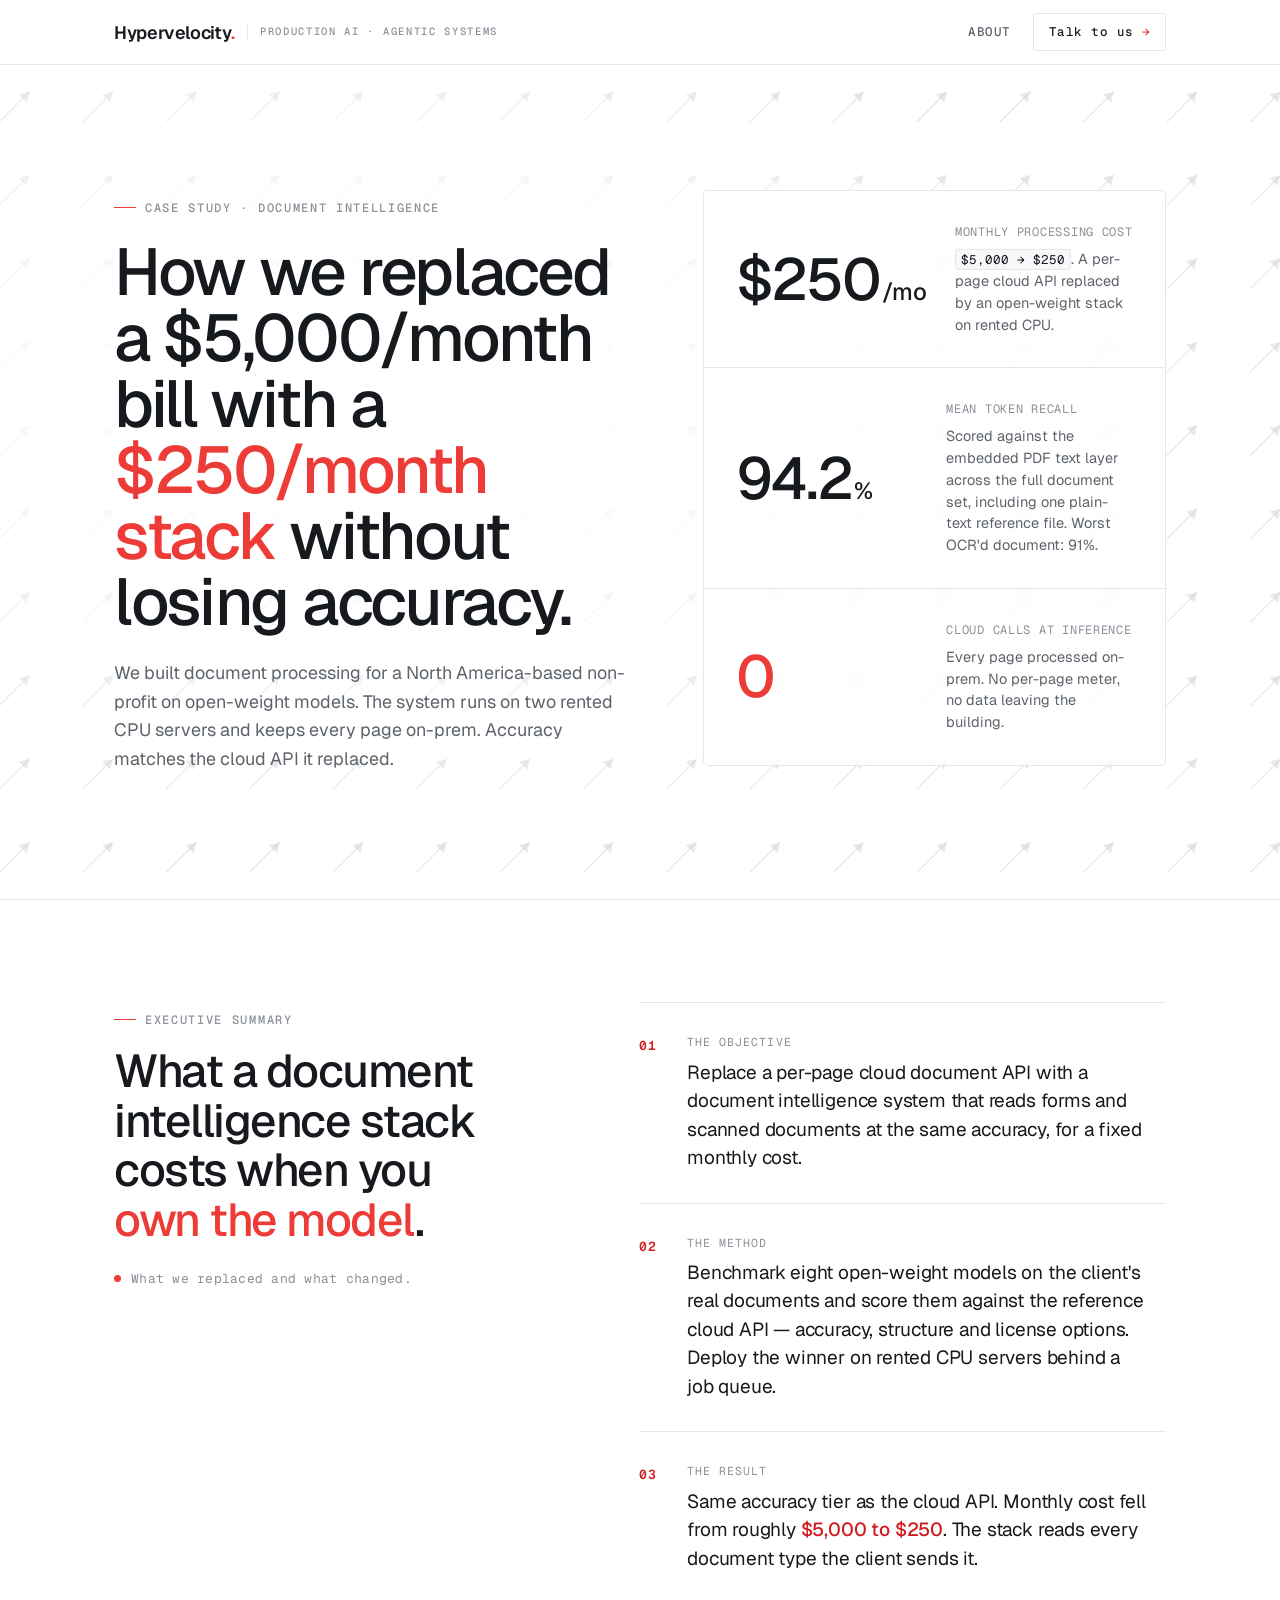
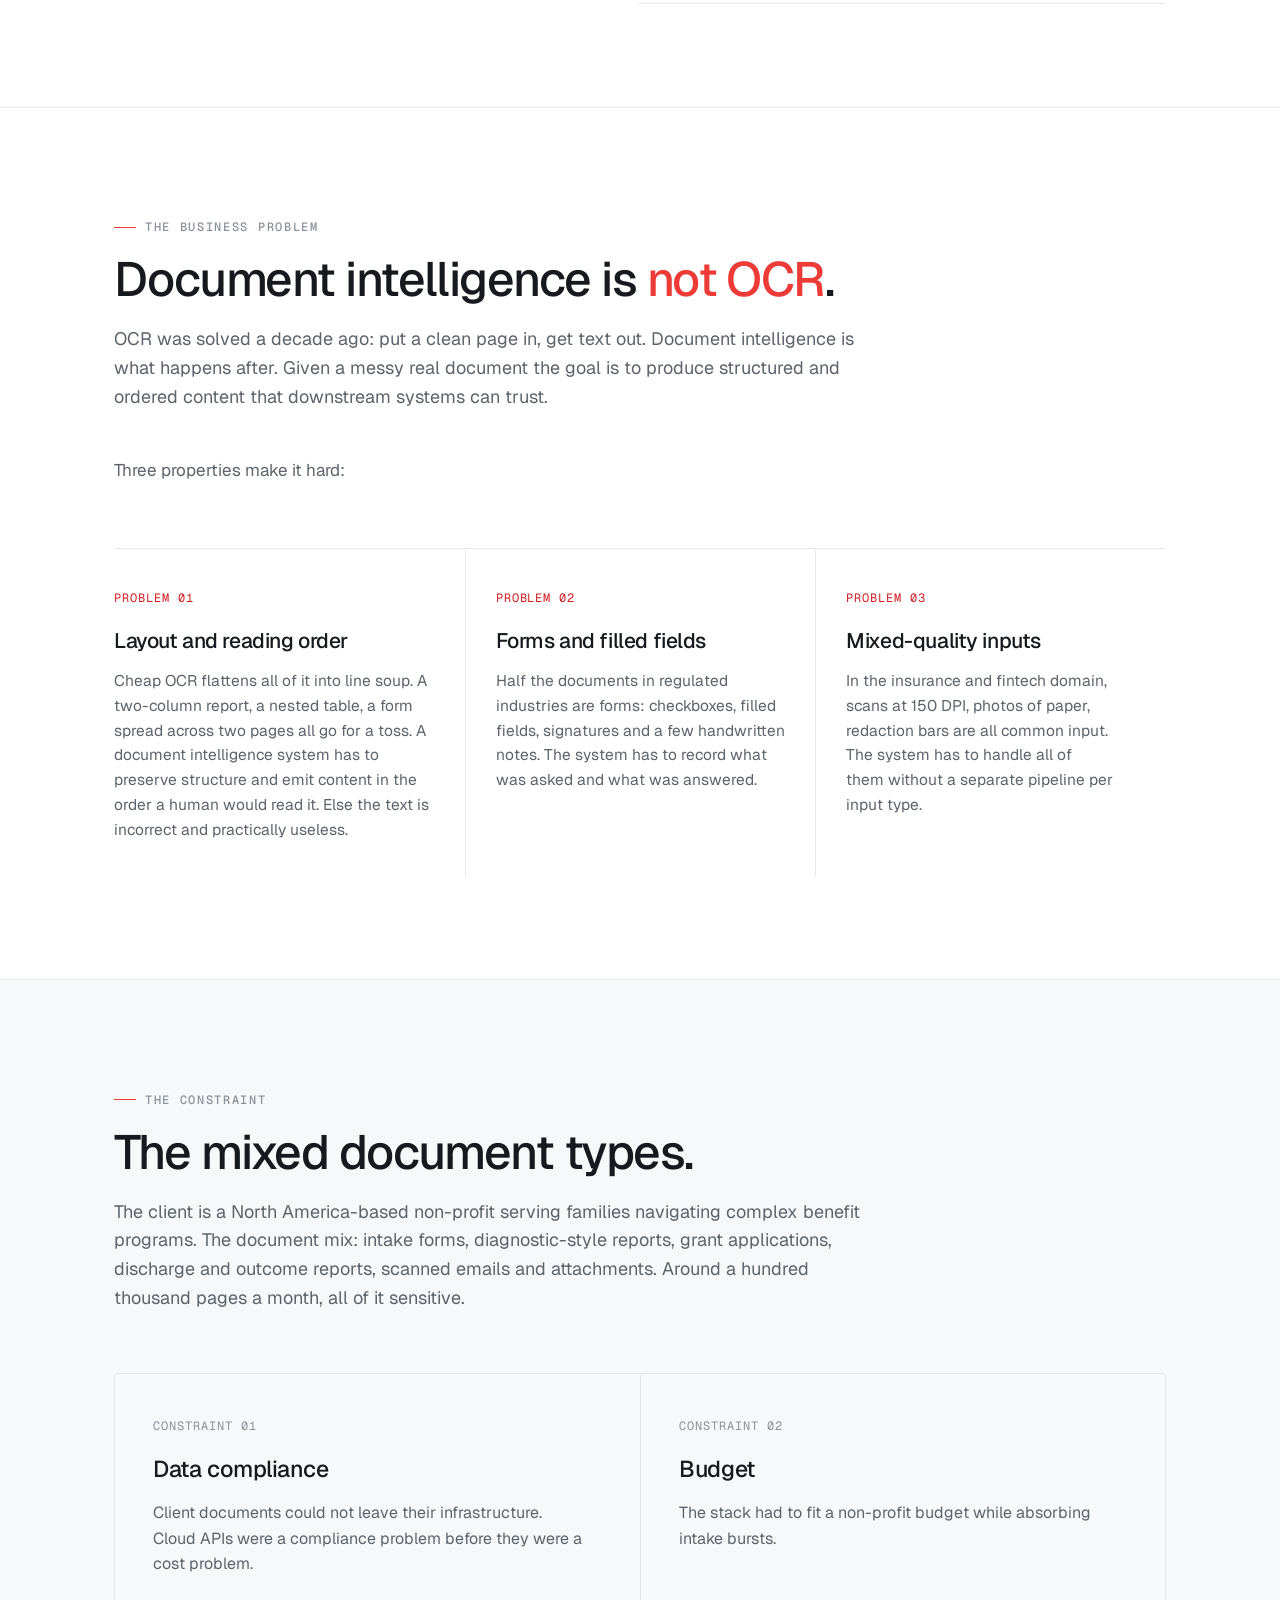
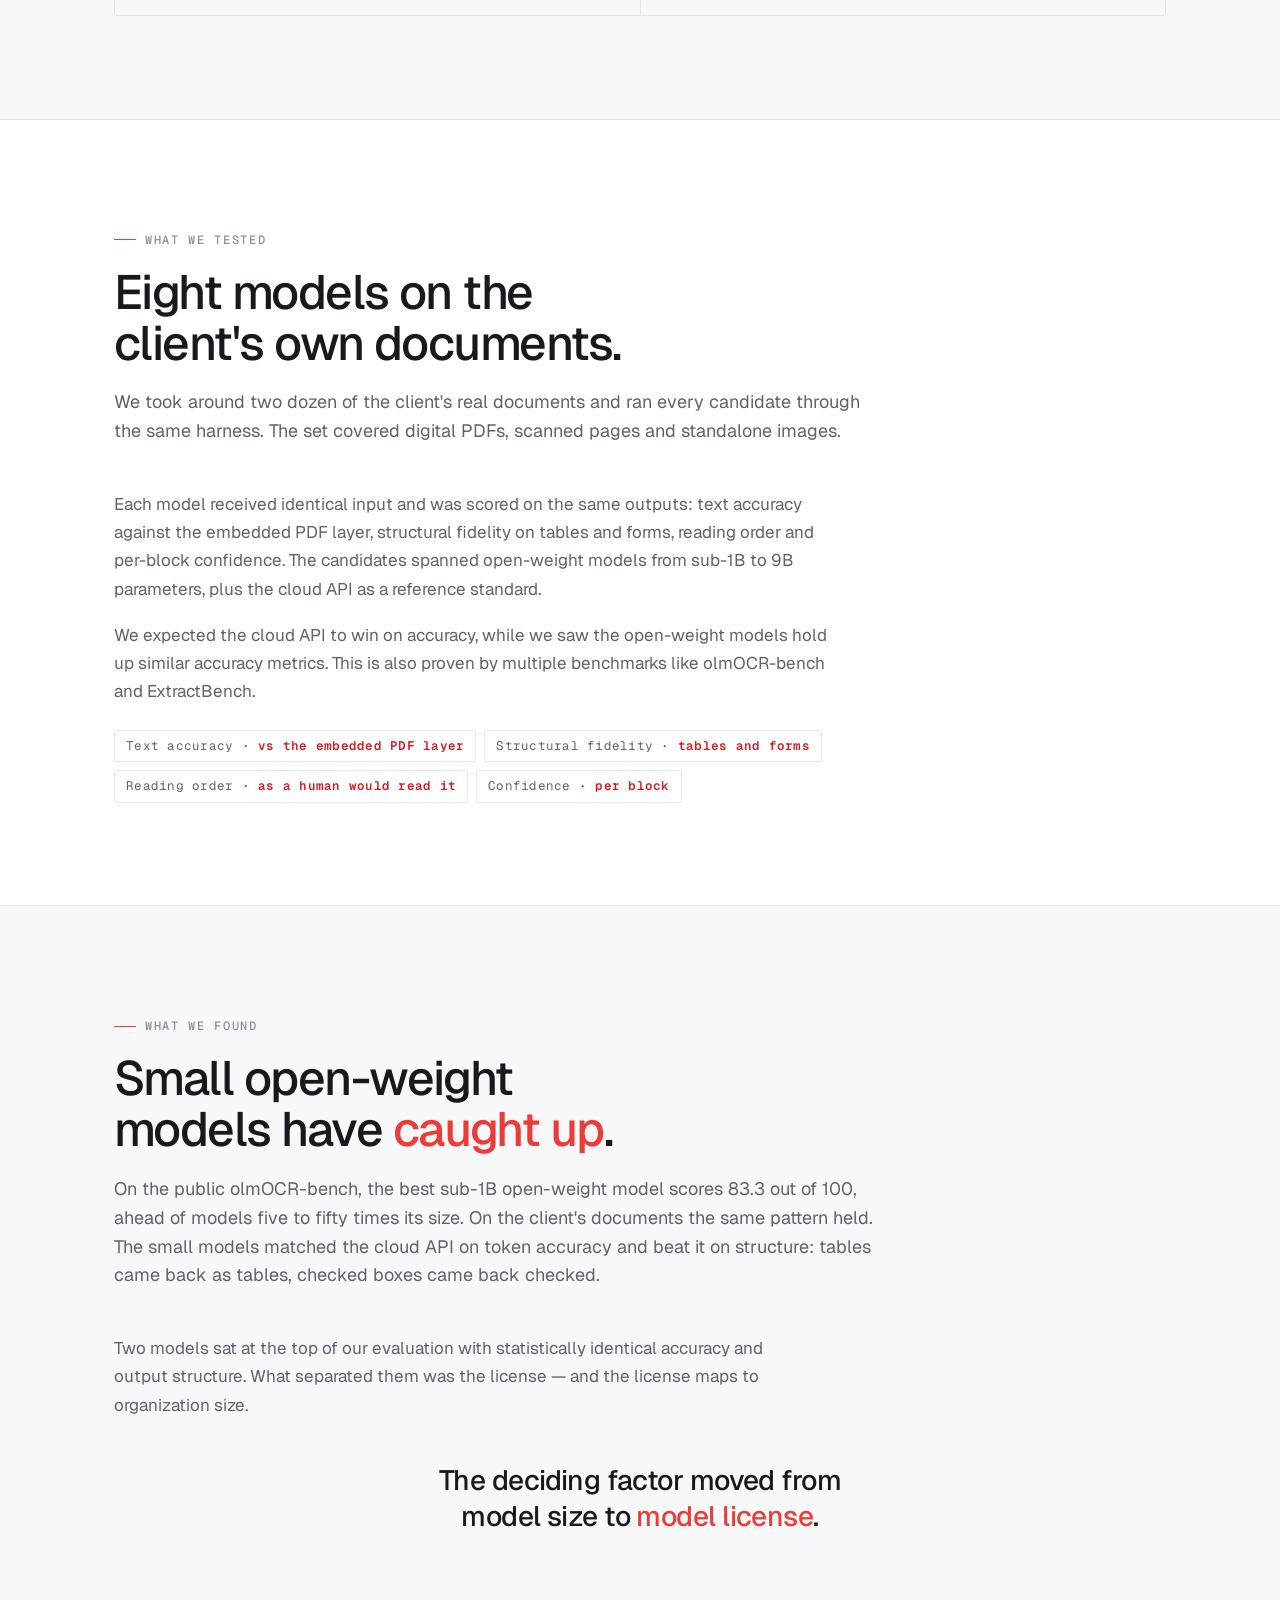
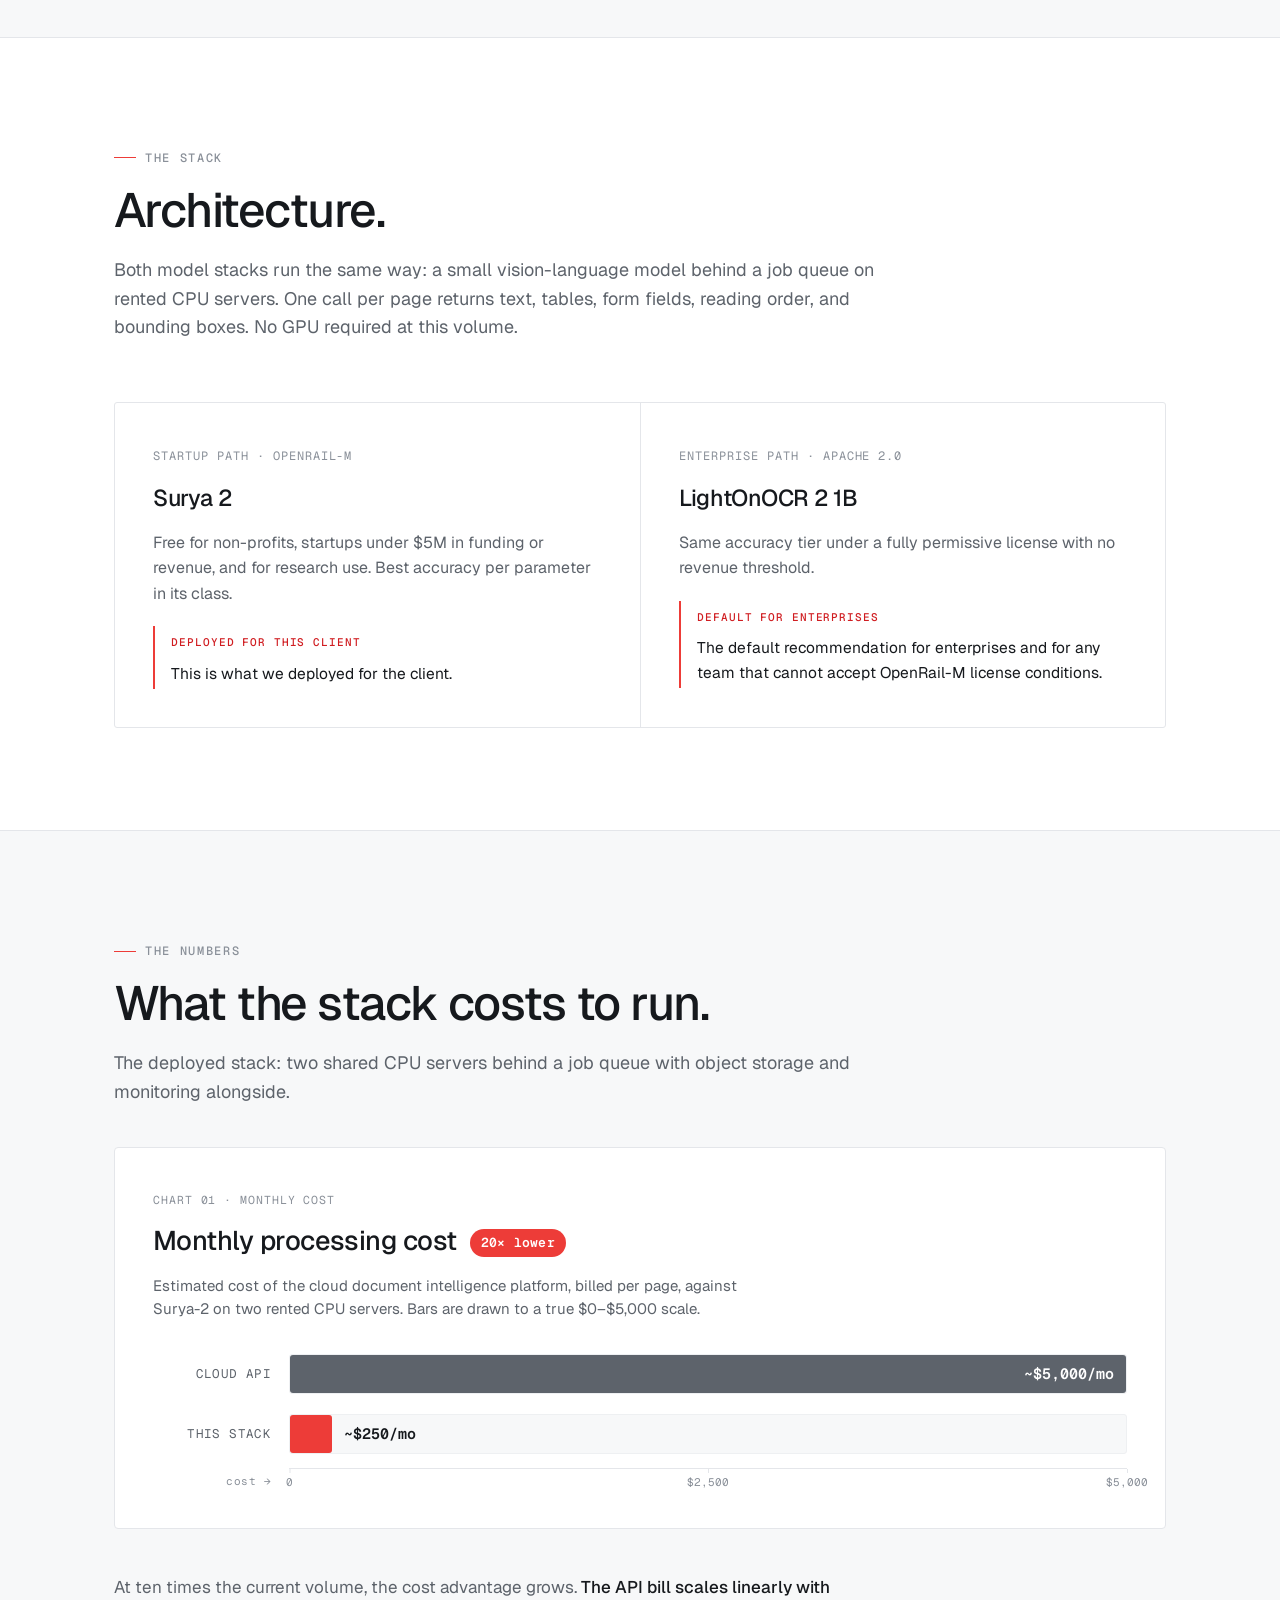
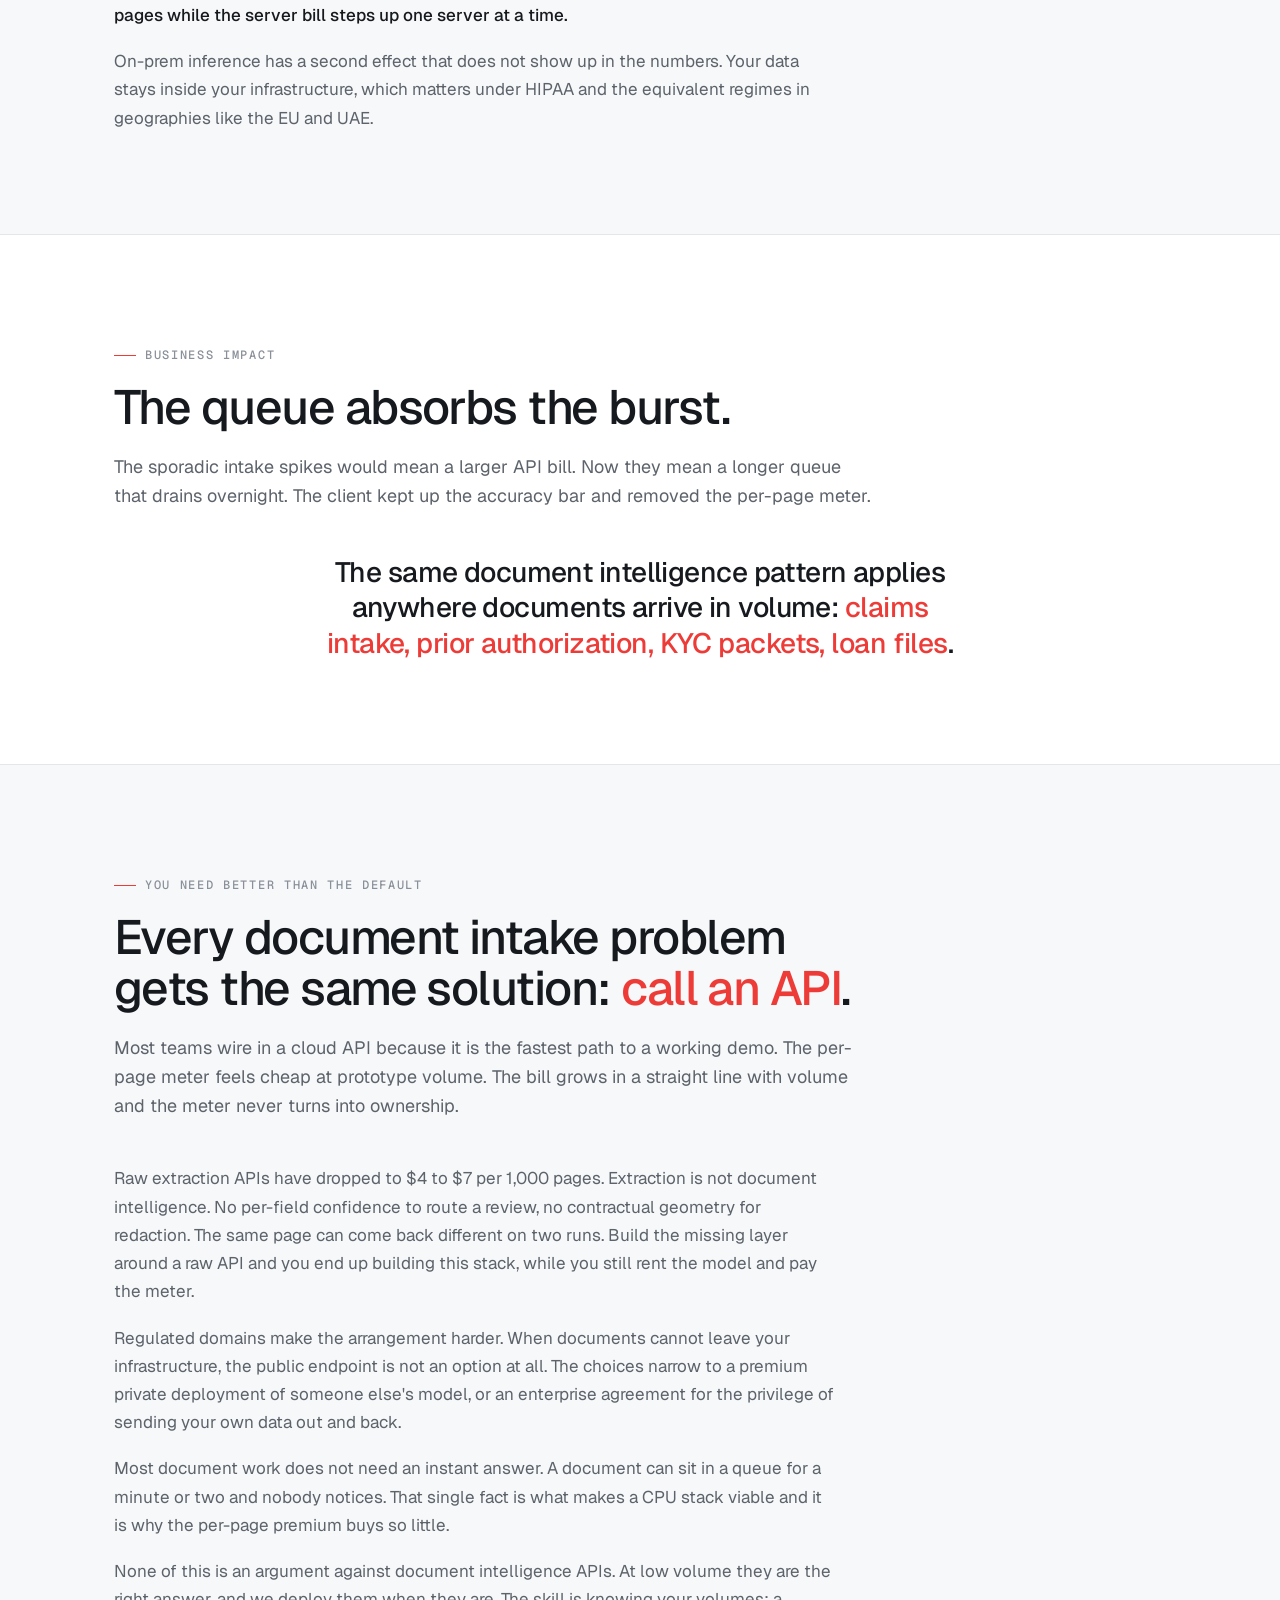
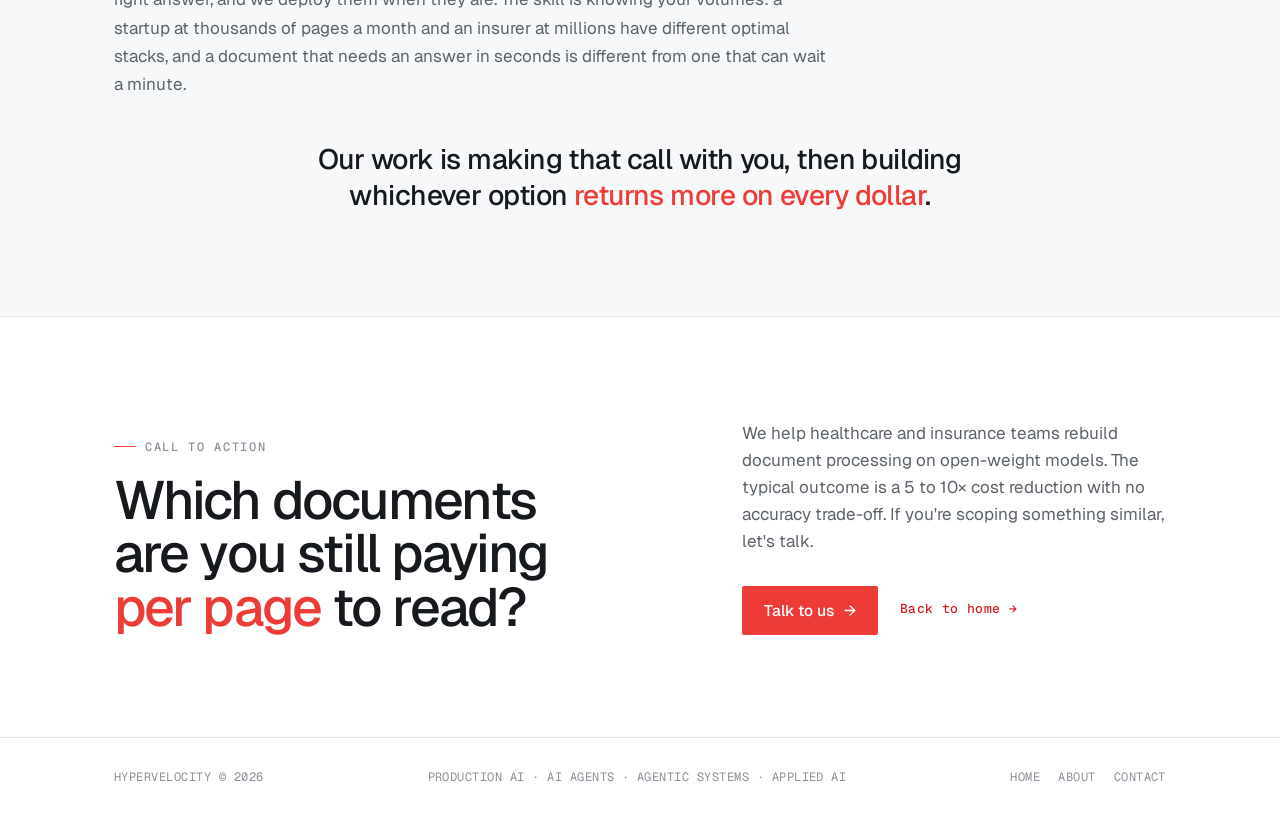
<file: case-studies/document-intelligence.html>
<!DOCTYPE html>
<html lang="en">
<head>
<meta charset="UTF-8">
<meta name="viewport" content="width=device-width, initial-scale=1.0">
<title>Case Study | A $5,000/month document bill replaced by a $250/month stack | Hypervelocity</title>
<meta name="description" content="How Hypervelocity replaced a per-page cloud document API with an open-weight document intelligence stack for a North American non-profit: 94.2% mean token recall, every page processed on-prem, and monthly cost down from $5,000 to $250.">
<link rel="canonical" href="https://hypervelocity.io/case-studies/document-intelligence.html">
<link rel="icon" href="/favicon.svg" type="image/svg+xml">

<!-- Open Graph -->
<meta property="og:type" content="article">
<meta property="og:site_name" content="Hypervelocity">
<meta property="og:title" content="A $5,000/month document bill replaced by a $250/month stack">
<meta property="og:description" content="Document processing on open-weight models for a North American non-profit: 94.2% mean token recall, zero cloud calls at inference, and a monthly cost of $250 instead of $5,000.">
<meta property="og:url" content="https://hypervelocity.io/case-studies/document-intelligence.html">
<meta property="og:image" content="https://hypervelocity.io/images/og.png">
<meta property="og:image:width" content="1200">
<meta property="og:image:height" content="630">

<!-- Twitter -->
<meta name="twitter:card" content="summary_large_image">
<meta name="twitter:image" content="https://hypervelocity.io/images/og.png">
<meta name="twitter:title" content="A $5,000/month document bill replaced by a $250/month stack">
<meta name="twitter:description" content="Document processing on open-weight models for a North American non-profit: 94.2% mean token recall, zero cloud calls at inference, and a monthly cost of $250 instead of $5,000.">

<!-- Structured data -->
<script type="application/ld+json">
{
  "@context": "https://schema.org",
  "@type": "TechArticle",
  "headline": "Document Intelligence on Open-Weight Models",
  "description": "How Hypervelocity replaced a per-page cloud document API for a North America-based non-profit with an open-weight document intelligence stack running on rented CPU servers, matching the cloud API's accuracy at a twentieth of the monthly cost.",
  "author": { "@type": "Organization", "name": "Hypervelocity", "url": "https://hypervelocity.io/" },
  "publisher": { "@type": "Organization", "name": "Hypervelocity", "url": "https://hypervelocity.io/" },
  "about": ["Document intelligence", "OCR", "Open-weight models", "On-prem inference", "Applied AI"],
  "mainEntityOfPage": "https://hypervelocity.io/case-studies/document-intelligence.html"
}
</script>

<link rel="preconnect" href="https://fonts.googleapis.com">
<link rel="preconnect" href="https://fonts.gstatic.com" crossorigin="">
<link href="https://fonts.googleapis.com/css2?family=Geist:wght@300;400;500;600;700&family=Geist+Mono:wght@400;500;600&display=swap" rel="stylesheet">
<link rel="stylesheet" href="/assets/css/site.css">
<style>
  /* page-scoped: case studies opt into smooth in-page scrolling */
  html { scroll-behavior: smooth; }
  @media (prefers-reduced-motion: reduce) { html { scroll-behavior: auto; } }
  /* page-scoped: the cloud-API bar spans the full track, so its label sits inside the bar */
  #chart-cost .barrow--full .bval { position: absolute; right: 12px; padding-left: 0; color: #fff; }
</style>

<!-- Google tag (gtag.js) -->
<script async src="https://www.googletagmanager.com/gtag/js?id=G-8ZHW5YPXRL"></script>
<script>
  window.dataLayer = window.dataLayer || [];
  function gtag(){dataLayer.push(arguments);}
  gtag('js', new Date());

  gtag('config', 'G-8ZHW5YPXRL');
</script>
</head>
<body class="page-cs">

<header class="bar">
  <div class="wrap bar-inner">
    <div class="brand-lockup">
      <a class="wordmark" href="../index.html">Hypervelocity<span class="hv-dot">.</span></a>
      <span class="brand-desc">Production AI · Agentic Systems</span>
    </div>
    <div class="bar-right">
      <nav class="bar-nav" aria-label="Primary"><a href="../about.html">About</a></nav>
      <a class="bar-cta" href="mailto:contact@hypervelocity.io">Talk to us <span class="arr">→</span></a>
    </div>
  </div>
</header>

<main id="top">

  <!-- HERO + METRIC TILES -->
  <section class="cs-hero">
    <canvas id="vectorCanvas" class="cs-hero-field" aria-hidden="true" role="presentation" data-density="0.1"></canvas>
    <div class="cs-hero-scrim"></div>
    <div class="wrap cs-hero-grid">
      <div class="cs-hero-copy">
        <span class="eyebrow"><span class="tick"></span>CASE STUDY · DOCUMENT INTELLIGENCE</span>
        <h1>How we replaced a $5,000/month bill with a <span class="em">$250/month stack</span> without losing accuracy.</h1>
        <p class="sub">We built document processing for a North America-based non-profit on open-weight models. The system runs on two rented CPU servers and keeps every page on-prem. Accuracy matches the cloud API it replaced.</p>
      </div>
      <div class="metrics-stack">
        <div class="metric">
          <div class="mv">$250<span class="unit">/mo</span></div>
          <div class="mtext">
            <div class="mk">Monthly processing cost</div>
            <div class="md"><code>$5,000 → $250</code>. A per-page cloud API replaced by an open-weight stack on rented CPU.</div>
          </div>
        </div>
        <div class="metric">
          <div class="mv">94.2<span class="unit">%</span></div>
          <div class="mtext">
            <div class="mk">Mean token recall</div>
            <div class="md">Scored against the embedded PDF text layer across the full document set, including one plain-text reference file. Worst OCR'd document: 91%.</div>
          </div>
        </div>
        <div class="metric">
          <div class="mv accent">0</div>
          <div class="mtext">
            <div class="mk">Cloud calls at inference</div>
            <div class="md">Every page processed on-prem. No per-page meter, no data leaving the building.</div>
          </div>
        </div>
      </div>
    </div>
  </section>

  <!-- EXECUTIVE SUMMARY -->
  <section class="summary">
    <div class="wrap sec-pad">
      <div class="summary-grid">
        <div class="summary-lead reveal">
          <span class="eyebrow"><span class="tick"></span>EXECUTIVE SUMMARY</span>
          <h2>What a document intelligence stack costs when you <span class="em">own the model</span>.</h2>
          <span class="kicker"><span class="dot"></span>What we replaced and what changed.</span>
        </div>
        <div class="summary-points reveal">
          <div class="sp">
            <span class="sp-n">01</span>
            <div>
              <div class="sp-k">The objective</div>
              <p class="sp-t">Replace a per-page cloud document API with a document intelligence system that reads forms and scanned documents at the same accuracy, for a fixed monthly cost.</p>
            </div>
          </div>
          <div class="sp">
            <span class="sp-n">02</span>
            <div>
              <div class="sp-k">The method</div>
              <p class="sp-t">Benchmark eight open-weight models on the client's real documents and score them against the reference cloud API — accuracy, structure and license options. Deploy the winner on rented CPU servers behind a job queue.</p>
            </div>
          </div>
          <div class="sp">
            <span class="sp-n">03</span>
            <div>
              <div class="sp-k">The result</div>
              <p class="sp-t">Same accuracy tier as the cloud API. Monthly cost fell from roughly <span class="em">$5,000 to $250</span>. The stack reads every document type the client sends it.</p>
            </div>
          </div>
        </div>
      </div>
    </div>
  </section>

  <!-- THE BUSINESS PROBLEM -->
  <section class="problem">
    <div class="wrap sec-pad">
      <div class="sec-head reveal">
        <span class="eyebrow"><span class="tick"></span>THE BUSINESS PROBLEM</span>
        <h2>Document intelligence is <span class="em">not OCR</span>.</h2>
        <p class="lead">OCR was solved a decade ago: put a clean page in, get text out. Document intelligence is what happens after. Given a messy real document the goal is to produce structured and ordered content that downstream systems can trust.</p>
      </div>
      <div class="prose tight reveal">
        <p>Three properties make it hard:</p>
      </div>
      <div class="do-grid reveal">
        <div class="do-cell">
          <span class="tag">Problem 01</span>
          <h3>Layout and reading order</h3>
          <p>Cheap OCR flattens all of it into line soup. A two-column report, a nested table, a form spread across two pages all go for a toss. A document intelligence system has to preserve structure and emit content in the order a human would read it. Else the text is incorrect and practically useless.</p>
        </div>
        <div class="do-cell">
          <span class="tag">Problem 02</span>
          <h3>Forms and filled fields</h3>
          <p>Half the documents in regulated industries are forms: checkboxes, filled fields, signatures and a few handwritten notes. The system has to record what was asked and what was answered.</p>
        </div>
        <div class="do-cell">
          <span class="tag">Problem 03</span>
          <h3>Mixed-quality inputs</h3>
          <p>In the insurance and fintech domain, scans at 150 DPI, photos of paper, redaction bars are all common input. The system has to handle all of them without a separate pipeline per input type.</p>
        </div>
      </div>
    </div>
  </section>

  <!-- THE CONSTRAINT -->
  <section class="constraint">
    <div class="wrap sec-pad">
      <div class="sec-head reveal">
        <span class="eyebrow"><span class="tick"></span>THE CONSTRAINT</span>
        <h2>The mixed document types.</h2>
        <p class="lead">The client is a North America-based non-profit serving families navigating complex benefit programs. The document mix: intake forms, diagnostic-style reports, grant applications, discharge and outcome reports, scanned emails and attachments. Around a hundred thousand pages a month, all of it sensitive.</p>
      </div>
      <div class="wedge-grid reveal">
        <div class="wedge-cell">
          <span class="tag">Constraint 01</span>
          <h3>Data compliance</h3>
          <p>Client documents could not leave their infrastructure. Cloud APIs were a compliance problem before they were a cost problem.</p>
        </div>
        <div class="wedge-cell">
          <span class="tag">Constraint 02</span>
          <h3>Budget</h3>
          <p>The stack had to fit a non-profit budget while absorbing intake bursts.</p>
        </div>
      </div>
    </div>
  </section>

  <!-- WHAT WE TESTED -->
  <section class="tested">
    <div class="wrap sec-pad">
      <div class="sec-head reveal">
        <span class="eyebrow"><span class="tick"></span>WHAT WE TESTED</span>
        <h2>Eight models on the client's own documents.</h2>
        <p class="lead">We took around two dozen of the client's real documents and ran every candidate through the same harness. The set covered digital PDFs, scanned pages and standalone images.</p>
      </div>
      <div class="prose tight reveal">
        <p>Each model received identical input and was scored on the same outputs: text accuracy against the embedded PDF layer, structural fidelity on tables and forms, reading order and per-block confidence. The candidates spanned open-weight models from sub-1B to 9B parameters, plus the cloud API as a reference standard.</p>
        <p>We expected the cloud API to win on accuracy, while we saw the open-weight models hold up similar accuracy metrics. This is also proven by multiple benchmarks like olmOCR-bench and ExtractBench.</p>
      </div>
      <div class="gains reveal">
        <span>Text accuracy <b>· vs the embedded PDF layer</b></span>
        <span>Structural fidelity <b>· tables and forms</b></span>
        <span>Reading order <b>· as a human would read it</b></span>
        <span>Confidence <b>· per block</b></span>
      </div>
    </div>
  </section>

  <!-- WHAT WE FOUND -->
  <section class="found" style="background: var(--ground-2);">
    <div class="wrap sec-pad">
      <div class="sec-head reveal">
        <span class="eyebrow"><span class="tick"></span>WHAT WE FOUND</span>
        <h2>Small open-weight models have <span class="em">caught up</span>.</h2>
        <p class="lead">On the public olmOCR-bench, the best sub-1B open-weight model scores 83.3 out of 100, ahead of models five to fifty times its size. On the client's documents the same pattern held. The small models matched the cloud API on token accuracy and beat it on structure: tables came back as tables, checked boxes came back checked.</p>
      </div>
      <div class="prose tight reveal">
        <p>Two models sat at the top of our evaluation with statistically identical accuracy and output structure. What separated them was the license — and the license maps to organization size.</p>
      </div>
      <p class="wedge-resolve reveal">The deciding factor moved from model size to <span class="em">model license</span>.</p>
    </div>
  </section>

  <!-- THE STACK -->
  <section class="stack">
    <div class="wrap sec-pad">
      <div class="sec-head reveal">
        <span class="eyebrow"><span class="tick"></span>THE STACK</span>
        <h2>Architecture.</h2>
        <p class="lead">Both model stacks run the same way: a small vision-language model behind a job queue on rented CPU servers. One call per page returns text, tables, form fields, reading order, and bounding boxes. No GPU required at this volume.</p>
      </div>
      <div class="wedge-grid reveal">
        <div class="wedge-cell">
          <span class="tag">Startup path · OpenRail-M</span>
          <h3>Surya 2</h3>
          <p>Free for non-profits, startups under $5M in funding or revenue, and for research use. Best accuracy per parameter in its class.</p>
          <div class="answer">
            <span class="at">Deployed for this client</span>
            <p>This is what we deployed for the client.</p>
          </div>
        </div>
        <div class="wedge-cell">
          <span class="tag">Enterprise path · Apache 2.0</span>
          <h3>LightOnOCR 2 1B</h3>
          <p>Same accuracy tier under a fully permissive license with no revenue threshold.</p>
          <div class="answer">
            <span class="at">Default for enterprises</span>
            <p>The default recommendation for enterprises and for any team that cannot accept OpenRail-M license conditions.</p>
          </div>
        </div>
      </div>
    </div>
  </section>

  <!-- THE NUMBERS -->
  <section class="results" id="results">
    <div class="wrap sec-pad">
      <div class="sec-head reveal">
        <span class="eyebrow"><span class="tick"></span>THE NUMBERS</span>
        <h2>What the stack costs to run.</h2>
        <p class="lead">The deployed stack: two shared CPU servers behind a job queue with object storage and monitoring alongside.</p>
      </div>

      <!-- CHART: monthly cost -->
      <div class="chartcard reveal">
        <span class="ct-eyebrow">Chart 01 · Monthly cost</span>
        <h3>Monthly processing cost &nbsp;<span class="delta">20&times; lower</span></h3>
        <p class="ct-note">Estimated cost of the cloud document intelligence platform, billed per page, against Surya-2 on two rented CPU servers. Bars are drawn to a true $0&ndash;$5,000 scale.</p>
        <div class="barchart" id="chart-cost">
          <div class="barrow barrow--full">
            <span class="blabel">Cloud API</span>
            <div class="bartrack"><div class="barfill before" data-target="100"></div><span class="bval">~$5,000/mo</span></div>
          </div>
          <div class="barrow">
            <span class="blabel">This stack</span>
            <div class="bartrack"><div class="barfill after" data-target="5"></div><span class="bval">~$250/mo</span></div>
          </div>
          <div class="baraxis" aria-hidden="true">
            <span class="axis-cap">cost →</span>
            <div class="axis-line">
              <span class="tick" style="left:0%;">0</span>
              <span class="tick" style="left:50%;">$2,500</span>
              <span class="tick" style="left:100%;">$5,000</span>
            </div>
          </div>
        </div>
      </div>

      <div class="prose tight reveal">
        <p>At ten times the current volume, the cost advantage grows. <strong>The API bill scales linearly with pages while the server bill steps up one server at a time.</strong></p>
        <p>On-prem inference has a second effect that does not show up in the numbers. Your data stays inside your infrastructure, which matters under HIPAA and the equivalent regimes in geographies like the EU and UAE.</p>
      </div>
    </div>
  </section>

  <!-- BUSINESS IMPACT -->
  <section class="impact">
    <div class="wrap sec-pad">
      <div class="sec-head reveal">
        <span class="eyebrow"><span class="tick"></span>BUSINESS IMPACT</span>
        <h2>The queue absorbs the burst.</h2>
        <p class="lead">The sporadic intake spikes would mean a larger API bill. Now they mean a longer queue that drains overnight. The client kept up the accuracy bar and removed the per-page meter.</p>
      </div>
      <p class="wedge-resolve reveal">The same document intelligence pattern applies anywhere documents arrive in volume: <span class="em">claims intake, prior authorization, KYC packets, loan files</span>.</p>
    </div>
  </section>

  <!-- YOU NEED BETTER THAN THE DEFAULT -->
  <section class="default-sec" style="background: var(--ground-2);">
    <div class="wrap sec-pad">
      <div class="sec-head reveal">
        <span class="eyebrow"><span class="tick"></span>YOU NEED BETTER THAN THE DEFAULT</span>
        <h2>Every document intake problem gets the same solution: <span class="em">call an API</span>.</h2>
        <p class="lead">Most teams wire in a cloud API because it is the fastest path to a working demo. The per-page meter feels cheap at prototype volume. The bill grows in a straight line with volume and the meter never turns into ownership.</p>
      </div>
      <div class="prose tight reveal">
        <p>Raw extraction APIs have dropped to $4 to $7 per 1,000 pages. Extraction is not document intelligence. No per-field confidence to route a review, no contractual geometry for redaction. The same page can come back different on two runs. Build the missing layer around a raw API and you end up building this stack, while you still rent the model and pay the meter.</p>
        <p>Regulated domains make the arrangement harder. When documents cannot leave your infrastructure, the public endpoint is not an option at all. The choices narrow to a premium private deployment of someone else's model, or an enterprise agreement for the privilege of sending your own data out and back.</p>
        <p>Most document work does not need an instant answer. A document can sit in a queue for a minute or two and nobody notices. That single fact is what makes a CPU stack viable and it is why the per-page premium buys so little.</p>
        <p>None of this is an argument against document intelligence APIs. At low volume they are the right answer, and we deploy them when they are. The skill is knowing your volumes: a startup at thousands of pages a month and an insurer at millions have different optimal stacks, and a document that needs an answer in seconds is different from one that can wait a minute.</p>
      </div>
      <p class="wedge-resolve reveal">Our work is making that call with you, then building whichever option <span class="em">returns more on every dollar</span>.</p>
    </div>
  </section>

  <!-- CLOSE / CTA -->
  <section class="close" id="contact">
    <div class="wrap sec-pad">
      <div class="close-grid">
        <div class="reveal">
          <span class="eyebrow"><span class="tick"></span>CALL TO ACTION</span>
          <h2 style="margin-top:18px;">Which documents are you still paying <span class="em">per page</span> to read?</h2>
        </div>
        <div class="reveal">
          <p class="body">We help healthcare and insurance teams rebuild document processing on open-weight models. The typical outcome is a 5 to 10&times; cost reduction with no accuracy trade-off. If you're scoping something similar, let's talk.</p>
          <div class="close-actions">
            <a class="btn-primary" href="mailto:contact@hypervelocity.io">Talk to us <span class="arr">→</span></a>
            <a class="text-link" href="../index.html">Back to home <span class="arr">→</span></a>
          </div>
        </div>
      </div>
    </div>
  </section>

</main>

<footer>
  <div class="wrap foot-inner">
    <span>HYPERVELOCITY © 2026</span>
    <span class="foot-desc">PRODUCTION AI · AI AGENTS · AGENTIC SYSTEMS · APPLIED AI</span>
    <nav class="foot-links" aria-label="Footer">
      <a href="../index.html">HOME</a>
      <a href="../about.html">ABOUT</a>
      <a href="mailto:contact@hypervelocity.io">CONTACT</a>
    </nav>
  </div>
</footer>

<script src="/assets/js/site.js"></script>

</body>
</html>
</file>
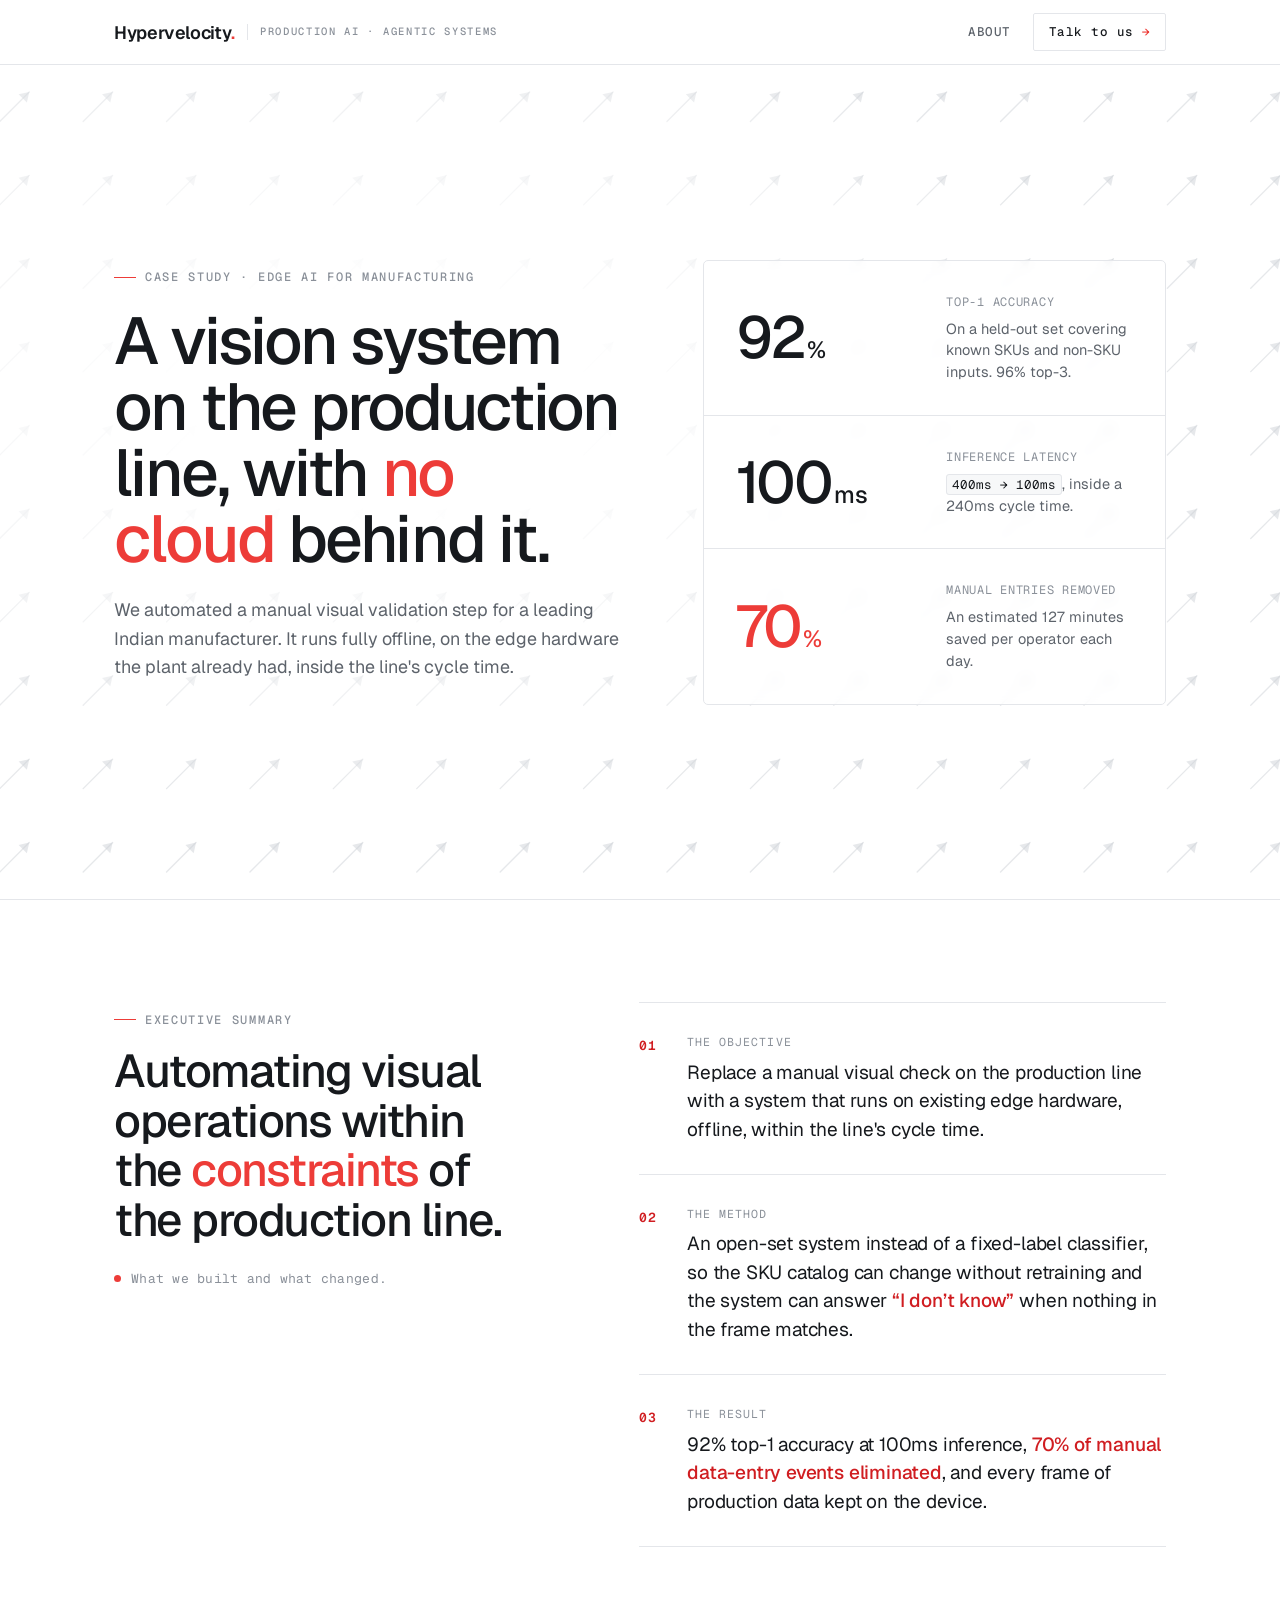
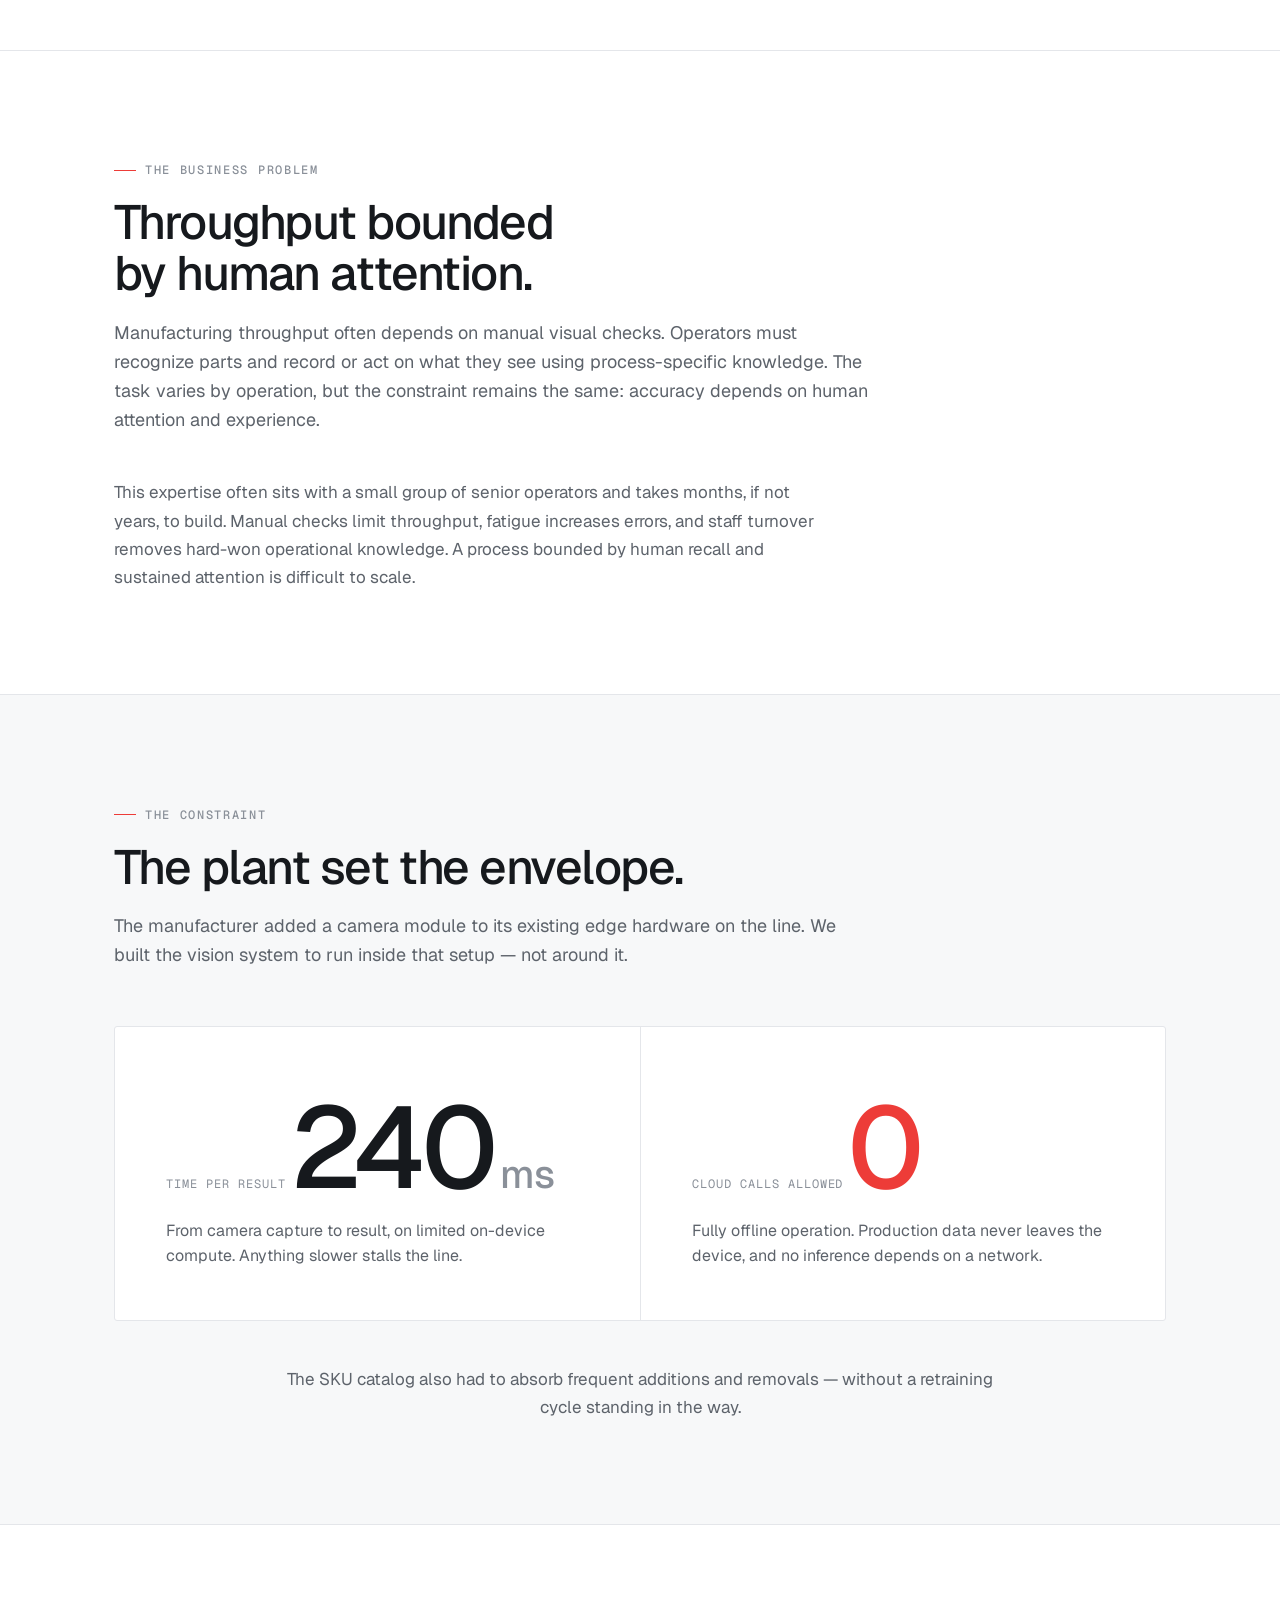
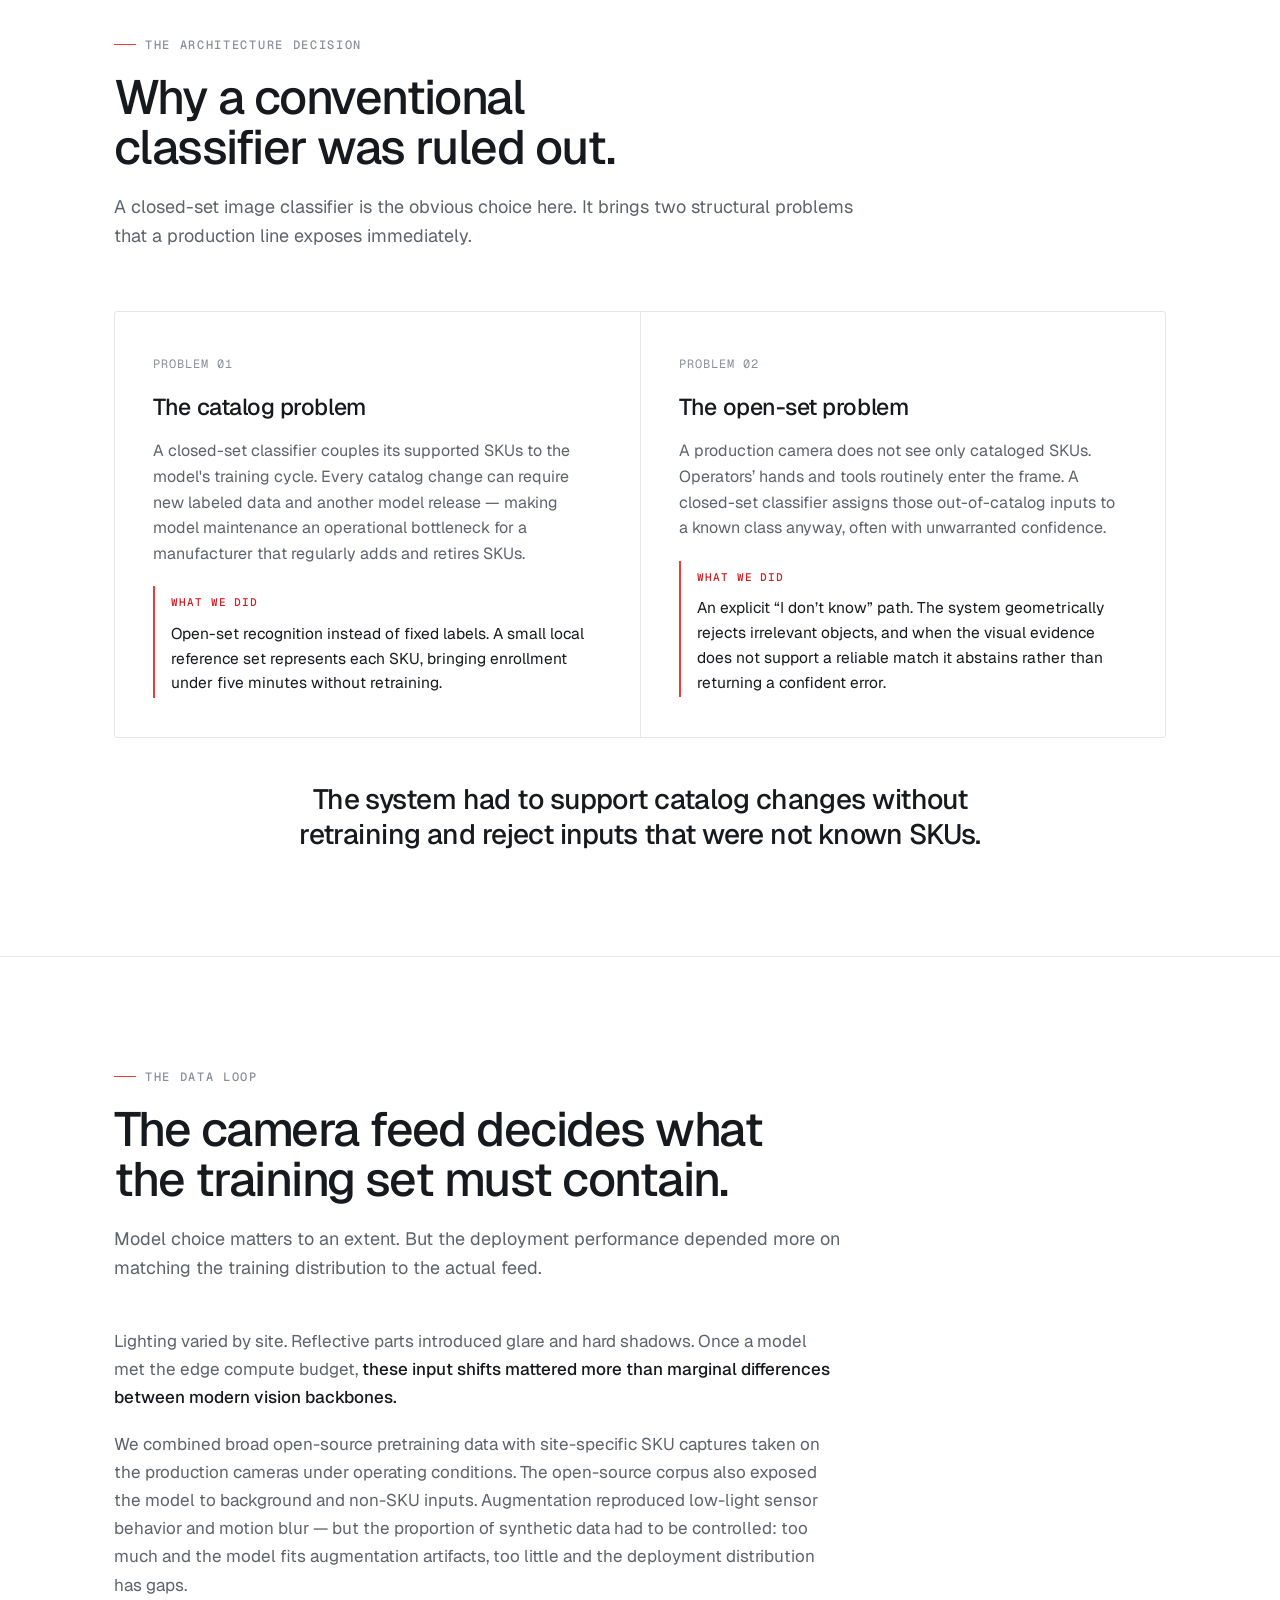
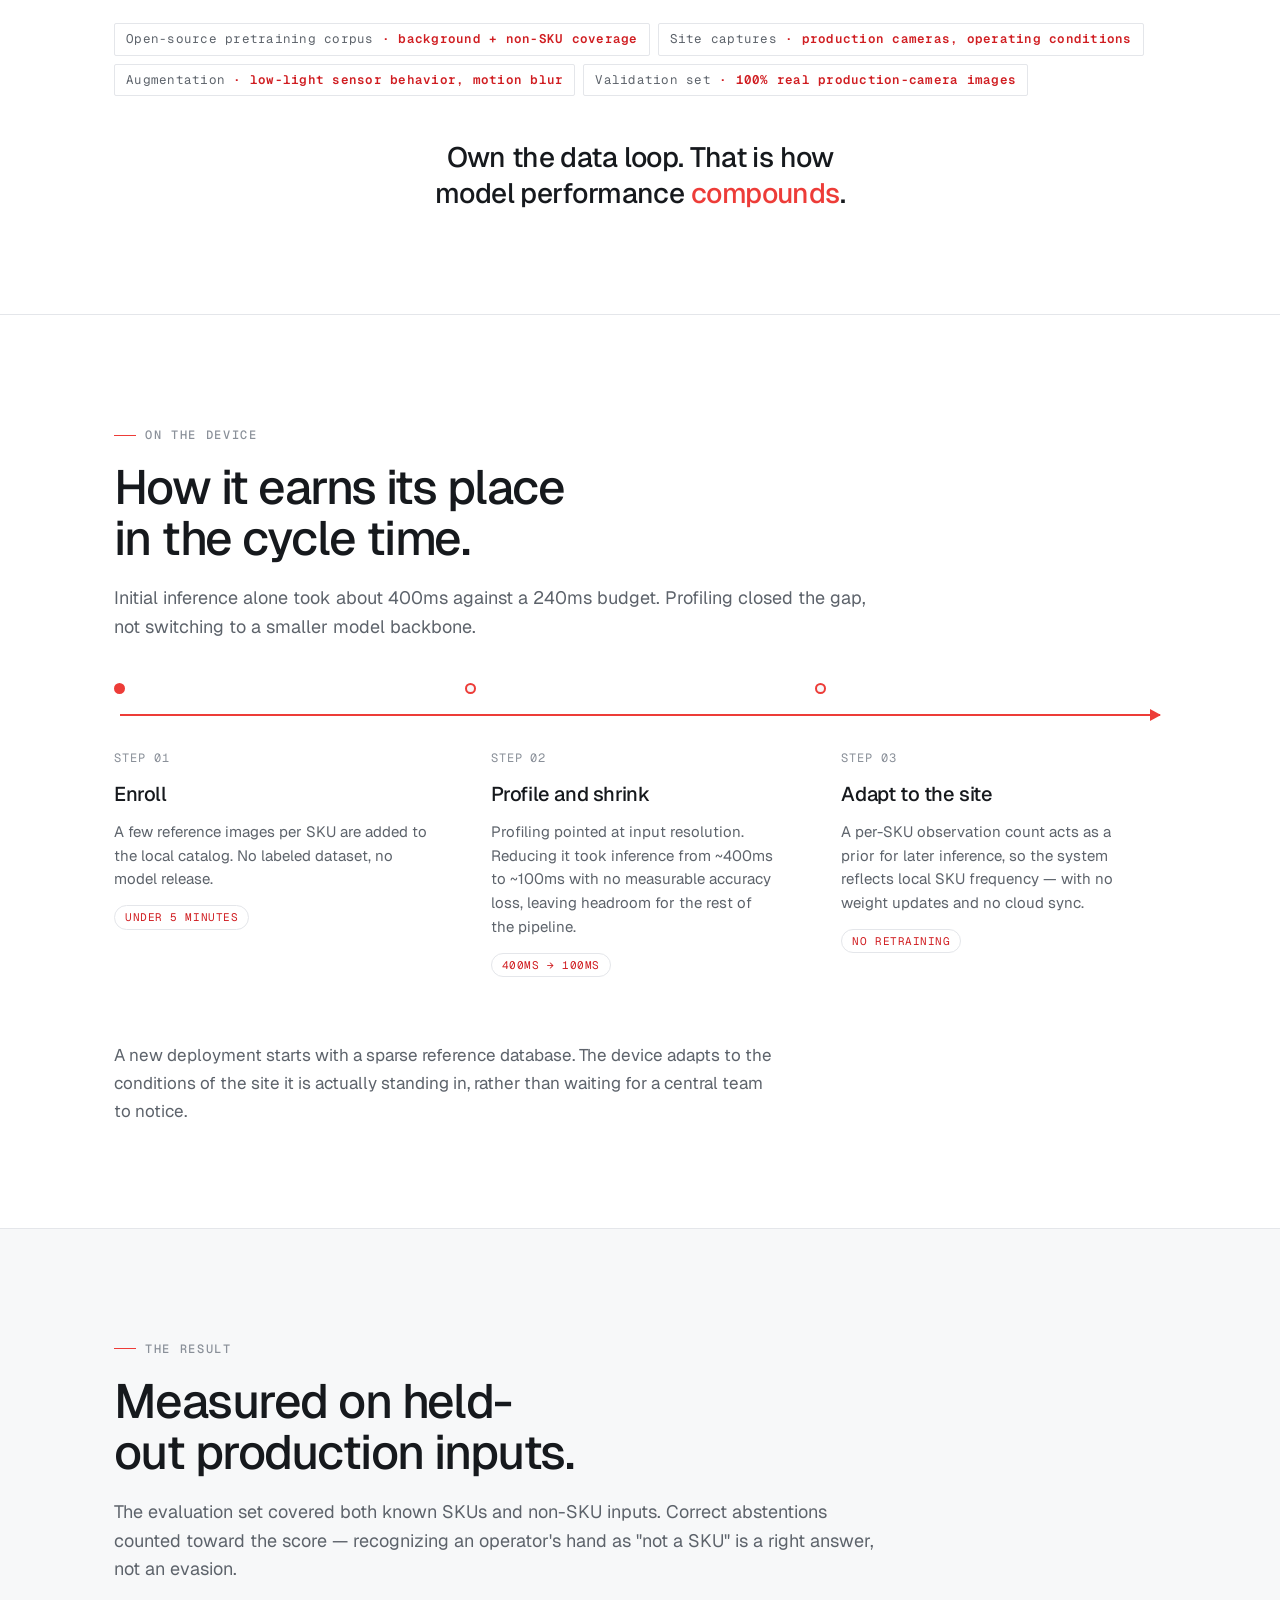
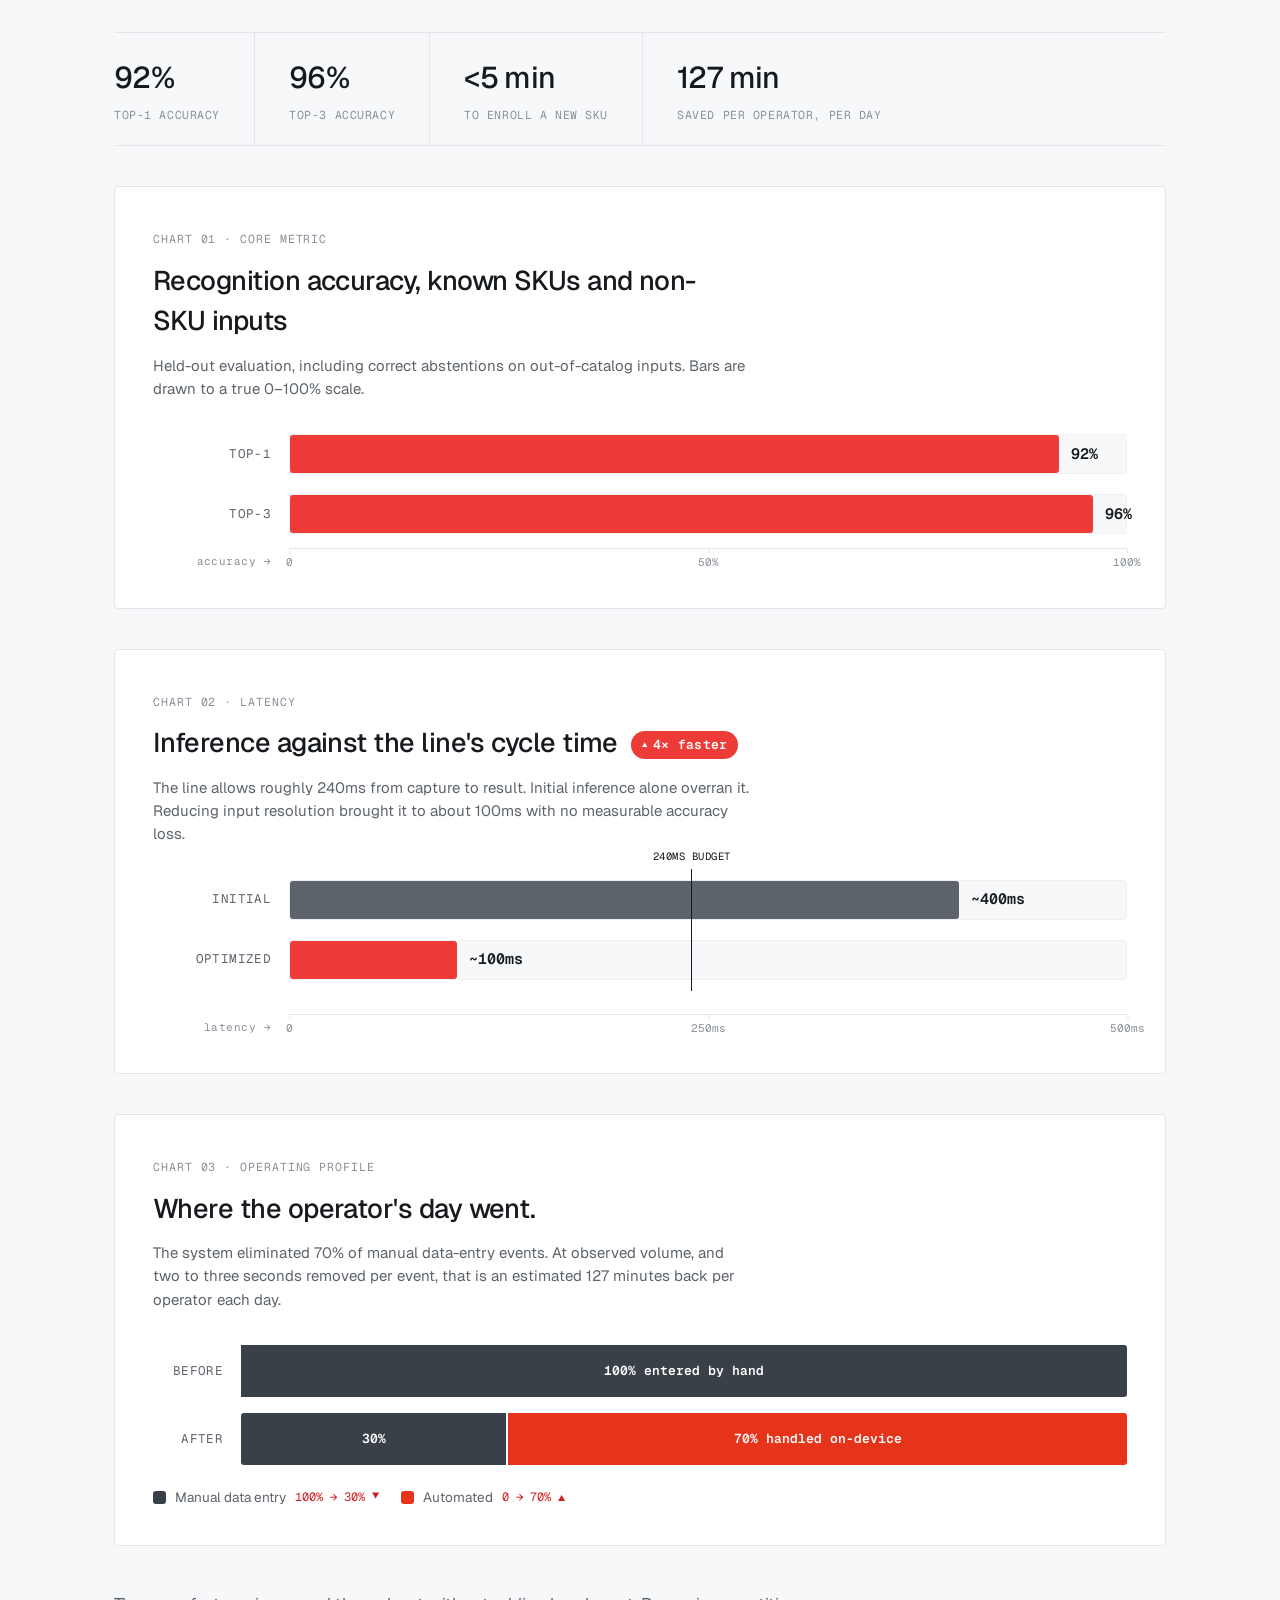
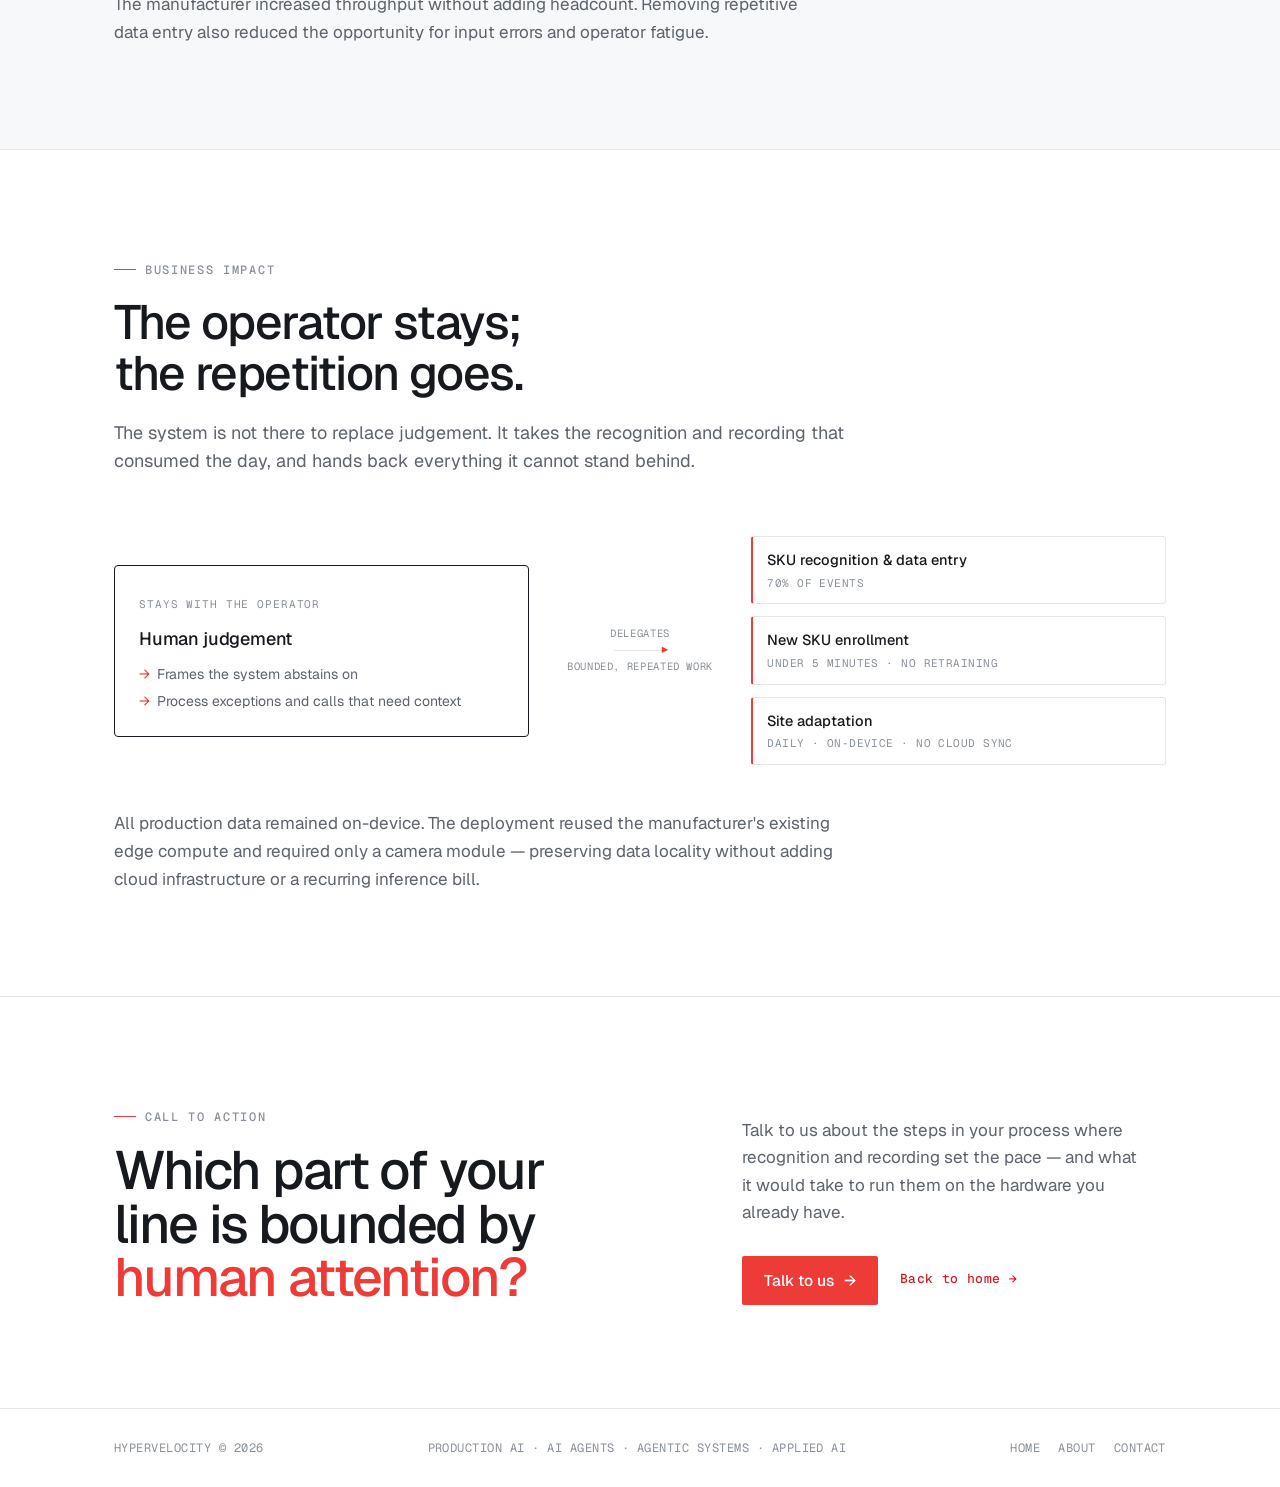
<file: case-studies/edge-ai.html>
<!DOCTYPE html>
<html lang="en">
<head>
<meta charset="UTF-8">
<meta name="viewport" content="width=device-width, initial-scale=1.0">
<title>Case Study | Offline edge vision on a 240ms cycle time | Hypervelocity</title>
<meta name="description" content="How Hypervelocity automated a manual visual validation step for an Indian manufacturer with a fully offline edge vision system: 92% top-1 accuracy, 100ms inference, and 70% of manual data-entry events eliminated.">
<link rel="canonical" href="https://hypervelocity.io/case-studies/edge-ai.html">
<link rel="icon" href="/favicon.svg" type="image/svg+xml">

<!-- Open Graph -->
<meta property="og:type" content="article">
<meta property="og:site_name" content="Hypervelocity">
<meta property="og:title" content="Offline edge vision on a 240ms cycle time">
<meta property="og:description" content="A fully offline vision system on existing edge hardware: 92% top-1 accuracy, 100ms inference, and 127 minutes saved per operator each day.">
<meta property="og:url" content="https://hypervelocity.io/case-studies/edge-ai.html">
<meta property="og:image" content="https://hypervelocity.io/images/og.png">
<meta property="og:image:width" content="1200">
<meta property="og:image:height" content="630">

<!-- Twitter -->
<meta name="twitter:card" content="summary_large_image">
<meta name="twitter:image" content="https://hypervelocity.io/images/og.png">
<meta name="twitter:title" content="Offline edge vision on a 240ms cycle time">
<meta name="twitter:description" content="A fully offline vision system on existing edge hardware: 92% top-1 accuracy, 100ms inference, and 127 minutes saved per operator each day.">

<!-- Structured data -->
<script type="application/ld+json">
{
  "@context": "https://schema.org",
  "@type": "TechArticle",
  "headline": "Edge AI for Manufacturing Operational Efficiency",
  "description": "How Hypervelocity automated a manual visual validation step on a production line with a fully offline open-set vision system running on existing edge hardware, reaching 92% top-1 accuracy within a 240ms cycle time.",
  "author": { "@type": "Organization", "name": "Hypervelocity", "url": "https://hypervelocity.io/" },
  "publisher": { "@type": "Organization", "name": "Hypervelocity", "url": "https://hypervelocity.io/" },
  "about": ["Edge AI", "Computer vision", "Manufacturing", "On-device inference", "Open-set recognition"],
  "mainEntityOfPage": "https://hypervelocity.io/case-studies/edge-ai.html"
}
</script>

<link rel="preconnect" href="https://fonts.googleapis.com">
<link rel="preconnect" href="https://fonts.gstatic.com" crossorigin="">
<link href="https://fonts.googleapis.com/css2?family=Geist:wght@300;400;500;600;700&family=Geist+Mono:wght@400;500;600&display=swap" rel="stylesheet">
<link rel="stylesheet" href="/assets/css/site.css">
<style>
  /* page-scoped: case studies opt into smooth in-page scrolling */
  html { scroll-behavior: smooth; }
  @media (prefers-reduced-motion: reduce) { html { scroll-behavior: auto; } }
</style>

<!-- Google tag (gtag.js) -->
<script async src="https://www.googletagmanager.com/gtag/js?id=G-8ZHW5YPXRL"></script>
<script>
  window.dataLayer = window.dataLayer || [];
  function gtag(){dataLayer.push(arguments);}
  gtag('js', new Date());

  gtag('config', 'G-8ZHW5YPXRL');
</script>
</head>
<body class="page-cs">

<header class="bar">
  <div class="wrap bar-inner">
    <div class="brand-lockup">
      <a class="wordmark" href="../index.html">Hypervelocity<span class="hv-dot">.</span></a>
      <span class="brand-desc">Production AI · Agentic Systems</span>
    </div>
    <div class="bar-right">
      <nav class="bar-nav" aria-label="Primary"><a href="../about.html">About</a></nav>
      <a class="bar-cta" href="mailto:contact@hypervelocity.io">Talk to us <span class="arr">→</span></a>
    </div>
  </div>
</header>

<main id="top">

  <!-- HERO + METRIC TILES -->
  <section class="cs-hero">
    <canvas id="vectorCanvas" class="cs-hero-field" aria-hidden="true" role="presentation" data-density="0.1"></canvas>
    <div class="cs-hero-scrim"></div>
    <div class="wrap cs-hero-grid">
      <div class="cs-hero-copy">
        <span class="eyebrow"><span class="tick"></span>CASE STUDY · EDGE AI FOR MANUFACTURING</span>
        <h1>A vision system on the production line, with <span class="em">no cloud</span> behind it.</h1>
        <p class="sub">We automated a manual visual validation step for a leading Indian manufacturer. It runs fully offline, on the edge hardware the plant already had, inside the line's cycle time.</p>
      </div>
      <div class="metrics-stack">
        <div class="metric">
          <div class="mv">92<span class="unit">%</span></div>
          <div class="mtext">
            <div class="mk">Top-1 accuracy</div>
            <div class="md">On a held-out set covering known SKUs and non-SKU inputs. 96% top-3.</div>
          </div>
        </div>
        <div class="metric">
          <div class="mv">100<span class="unit">ms</span></div>
          <div class="mtext">
            <div class="mk">Inference latency</div>
            <div class="md"><code>400ms → 100ms</code>, inside a 240ms cycle time.</div>
          </div>
        </div>
        <div class="metric">
          <div class="mv accent">70<span class="unit">%</span></div>
          <div class="mtext">
            <div class="mk">Manual entries removed</div>
            <div class="md">An estimated 127 minutes saved per operator each day.</div>
          </div>
        </div>
      </div>
    </div>
  </section>

  <!-- EXECUTIVE SUMMARY -->
  <section class="summary">
    <div class="wrap sec-pad">
      <div class="summary-grid">
        <div class="summary-lead reveal">
          <span class="eyebrow"><span class="tick"></span>EXECUTIVE SUMMARY</span>
          <h2>Automating visual operations within the <span class="em">constraints</span> of the production line.</h2>
          <span class="kicker"><span class="dot"></span>What we built and what changed.</span>
        </div>
        <div class="summary-points reveal">
          <div class="sp">
            <span class="sp-n">01</span>
            <div>
              <div class="sp-k">The objective</div>
              <p class="sp-t">Replace a manual visual check on the production line with a system that runs on existing edge hardware, offline, within the line's cycle time.</p>
            </div>
          </div>
          <div class="sp">
            <span class="sp-n">02</span>
            <div>
              <div class="sp-k">The method</div>
              <p class="sp-t">An open-set system instead of a fixed-label classifier, so the SKU catalog can change without retraining and the system can answer <span class="em">&ldquo;I don&rsquo;t know&rdquo;</span> when nothing in the frame matches.</p>
            </div>
          </div>
          <div class="sp">
            <span class="sp-n">03</span>
            <div>
              <div class="sp-k">The result</div>
              <p class="sp-t">92% top-1 accuracy at 100ms inference, <span class="em">70% of manual data-entry events eliminated</span>, and every frame of production data kept on the device.</p>
            </div>
          </div>
        </div>
      </div>
    </div>
  </section>

  <!-- THE BUSINESS PROBLEM -->
  <section class="problem">
    <div class="wrap sec-pad">
      <div class="sec-head reveal">
        <span class="eyebrow"><span class="tick"></span>THE BUSINESS PROBLEM</span>
        <h2>Throughput bounded by human attention.</h2>
        <p class="lead">Manufacturing throughput often depends on manual visual checks. Operators must recognize parts and record or act on what they see using process-specific knowledge. The task varies by operation, but the constraint remains the same: accuracy depends on human attention and experience.</p>
      </div>
      <div class="prose tight reveal">
        <p>This expertise often sits with a small group of senior operators and takes months, if not years, to build. Manual checks limit throughput, fatigue increases errors, and staff turnover removes hard-won operational knowledge. A process bounded by human recall and sustained attention is difficult to scale.</p>
      </div>
    </div>
  </section>

  <!-- THE CONSTRAINT -->
  <section class="constraint">
    <div class="wrap sec-pad">
      <div class="sec-head reveal">
        <span class="eyebrow"><span class="tick"></span>THE CONSTRAINT</span>
        <h2>The plant set the envelope.</h2>
        <p class="lead">The manufacturer added a camera module to its existing edge hardware on the line. We built the vision system to run inside that setup — not around it.</p>
      </div>
      <div class="constraint-grid reveal">
        <div class="con-cell">
          <span class="kv">Time per result</span>
          <div class="bignum">240<span class="unit">ms</span></div>
          <p>From camera capture to result, on limited on-device compute. Anything slower stalls the line.</p>
        </div>
        <div class="con-cell">
          <span class="kv">Cloud calls allowed</span>
          <div class="bignum"><span class="lt">0</span></div>
          <p>Fully offline operation. Production data never leaves the device, and no inference depends on a network.</p>
        </div>
      </div>
      <p class="prose tight reveal" style="text-align:center;margin-left:auto;margin-right:auto;">The SKU catalog also had to absorb frequent additions and removals — without a retraining cycle standing in the way.</p>
    </div>
  </section>

  <!-- WHY NOT A CLASSIFIER -->
  <section class="wedge-sec">
    <div class="wrap sec-pad">
      <div class="sec-head reveal">
        <span class="eyebrow"><span class="tick"></span>THE ARCHITECTURE DECISION</span>
        <h2>Why a conventional classifier was ruled out.</h2>
        <p class="lead">A closed-set image classifier is the obvious choice here. It brings two structural problems that a production line exposes immediately.</p>
      </div>
      <div class="wedge-grid reveal">
        <div class="wedge-cell">
          <span class="tag">Problem 01</span>
          <h3>The catalog problem</h3>
          <p>A closed-set classifier couples its supported SKUs to the model's training cycle. Every catalog change can require new labeled data and another model release — making model maintenance an operational bottleneck for a manufacturer that regularly adds and retires SKUs.</p>
          <div class="answer">
            <span class="at">What we did</span>
            <p>Open-set recognition instead of fixed labels. A small local reference set represents each SKU, bringing enrollment under five minutes without retraining.</p>
          </div>
        </div>
        <div class="wedge-cell">
          <span class="tag">Problem 02</span>
          <h3>The open-set problem</h3>
          <p>A production camera does not see only cataloged SKUs. Operators&rsquo; hands and tools routinely enter the frame. A closed-set classifier assigns those out-of-catalog inputs to a known class anyway, often with unwarranted confidence.</p>
          <div class="answer">
            <span class="at">What we did</span>
            <p>An explicit &ldquo;I don&rsquo;t know&rdquo; path. The system geometrically rejects irrelevant objects, and when the visual evidence does not support a reliable match it abstains rather than returning a confident error.</p>
          </div>
        </div>
      </div>
      <p class="wedge-resolve reveal">The system had to support catalog changes without retraining and reject inputs that were not known SKUs.</p>
    </div>
  </section>

  <!-- THE DATA -->
  <section class="data">
    <div class="wrap sec-pad">
      <div class="sec-head reveal">
        <span class="eyebrow"><span class="tick"></span>THE DATA LOOP</span>
        <h2>The camera feed decides what the training set must contain.</h2>
        <p class="lead">Model choice matters to an extent. But the deployment performance depended more on matching the training distribution to the actual feed.</p>
      </div>
      <div class="prose tight reveal">
        <p>Lighting varied by site. Reflective parts introduced glare and hard shadows. Once a model met the edge compute budget, <strong>these input shifts mattered more than marginal differences between modern vision backbones.</strong></p>
        <p>We combined broad open-source pretraining data with site-specific SKU captures taken on the production cameras under operating conditions. The open-source corpus also exposed the model to background and non-SKU inputs. Augmentation reproduced low-light sensor behavior and motion blur — but the proportion of synthetic data had to be controlled: too much and the model fits augmentation artifacts, too little and the deployment distribution has gaps.</p>
      </div>
      <div class="gains reveal">
        <span>Open-source pretraining corpus <b>· background + non-SKU coverage</b></span>
        <span>Site captures <b>· production cameras, operating conditions</b></span>
        <span>Augmentation <b>· low-light sensor behavior, motion blur</b></span>
        <span>Validation set <b>· 100% real production-camera images</b></span>
      </div>
      <p class="wedge-resolve reveal">Own the data loop. That is how model performance <span class="em">compounds</span>.</p>
    </div>
  </section>

  <!-- ON THE DEVICE -->
  <section class="built">
    <div class="wrap sec-pad">
      <div class="sec-head reveal">
        <span class="eyebrow"><span class="tick"></span>ON THE DEVICE</span>
        <h2>How it earns its place in the cycle time.</h2>
        <p class="lead">Initial inference alone took about 400ms against a 240ms budget. Profiling closed the gap, not switching to a smaller model backbone.</p>
      </div>

      <div class="spine reveal">
        <div class="spine-track">
          <div class="spine-fill" id="spineFill"></div>
          <div class="spine-head" id="spineHead"></div>
        </div>
        <div class="phases phases--3">
          <div class="phase">
            <span class="node"></span>
            <span class="step">STEP 01</span>
            <h3>Enroll</h3>
            <p>A few reference images per SKU are added to the local catalog. No labeled dataset, no model release.</p>
            <span class="pill">Under 5 minutes</span>
          </div>
          <div class="phase">
            <span class="node"></span>
            <span class="step">STEP 02</span>
            <h3>Profile and shrink</h3>
            <p>Profiling pointed at input resolution. Reducing it took inference from ~400ms to ~100ms with no measurable accuracy loss, leaving headroom for the rest of the pipeline.</p>
            <span class="pill">400ms → 100ms</span>
          </div>
          <div class="phase">
            <span class="node"></span>
            <span class="step">STEP 03</span>
            <h3>Adapt to the site</h3>
            <p>A per-SKU observation count acts as a prior for later inference, so the system reflects local SKU frequency — with no weight updates and no cloud sync.</p>
            <span class="pill">No retraining</span>
          </div>
        </div>
      </div>

      <div class="prose tight reveal" style="margin-top:clamp(40px,5vw,64px);">
        <p>A new deployment starts with a sparse reference database. The device adapts to the conditions of the site it is actually standing in, rather than waiting for a central team to notice.</p>
      </div>
    </div>
  </section>

  <!-- RESULTS -->
  <section class="results" id="results">
    <div class="wrap sec-pad">
      <div class="sec-head reveal">
        <span class="eyebrow"><span class="tick"></span>THE RESULT</span>
        <h2>Measured on held-out production inputs.</h2>
        <p class="lead">The evaluation set covered both known SKUs and non-SKU inputs. Correct abstentions counted toward the score — recognizing an operator's hand as "not a SKU" is a right answer, not an evasion.</p>
      </div>

      <div class="result-meta reveal">
        <div class="rm"><div class="v">92%</div><div class="k">Top-1 accuracy</div></div>
        <div class="rm"><div class="v">96%</div><div class="k">Top-3 accuracy</div></div>
        <div class="rm"><div class="v">&lt;5 min</div><div class="k">To enroll a new SKU</div></div>
        <div class="rm"><div class="v">127 min</div><div class="k">Saved per operator, per day</div></div>
      </div>

      <!-- CHART 1: accuracy -->
      <div class="chartcard reveal">
        <span class="ct-eyebrow">Chart 01 · Core metric</span>
        <h3>Recognition accuracy, known SKUs and non-SKU inputs</h3>
        <p class="ct-note">Held-out evaluation, including correct abstentions on out-of-catalog inputs. Bars are drawn to a true 0&ndash;100% scale.</p>
        <div class="barchart" id="chart-accuracy">
          <div class="barrow">
            <span class="blabel">Top-1</span>
            <div class="bartrack"><div class="barfill after" data-target="92"></div><span class="bval">92%</span></div>
          </div>
          <div class="barrow">
            <span class="blabel">Top-3</span>
            <div class="bartrack"><div class="barfill after" data-target="96"></div><span class="bval">96%</span></div>
          </div>
          <div class="baraxis" aria-hidden="true">
            <span class="axis-cap">accuracy →</span>
            <div class="axis-line">
              <span class="tick" style="left:0%;">0</span>
              <span class="tick" style="left:50%;">50%</span>
              <span class="tick" style="left:100%;">100%</span>
            </div>
          </div>
        </div>
      </div>

      <!-- CHART 2: latency -->
      <div class="chartcard reveal">
        <span class="ct-eyebrow">Chart 02 · Latency</span>
        <h3>Inference against the line's cycle time &nbsp;<span class="delta up">4&times; faster</span></h3>
        <p class="ct-note">The line allows roughly 240ms from capture to result. Initial inference alone overran it. Reducing input resolution brought it to about 100ms with no measurable accuracy loss.</p>
        <div class="budget" id="chart-latency">
          <div class="budgetrow">
            <span class="blabel">Initial</span>
            <div class="budgettrack">
              <div class="barfill before" data-target="80"></div><span class="bval">~400ms</span>
              <span class="budgetline" style="left:48%;" data-label="240ms budget"></span>
            </div>
          </div>
          <div class="budgetrow">
            <span class="blabel">Optimized</span>
            <div class="budgettrack">
              <div class="barfill after" data-target="20"></div><span class="bval">~100ms</span>
              <span class="budgetline" style="left:48%;"></span>
            </div>
          </div>
          <div class="baraxis budgetcap" aria-hidden="true">
            <span class="axis-cap">latency →</span>
            <div class="axis-line">
              <span class="tick" style="left:0%;">0</span>
              <span class="tick" style="left:50%;">250ms</span>
              <span class="tick" style="left:100%;">500ms</span>
            </div>
          </div>
        </div>
      </div>

      <!-- CHART 3: manual data entry -->
      <div class="chartcard reveal">
        <span class="ct-eyebrow">Chart 03 · Operating profile</span>
        <h3>Where the operator's day went.</h3>
        <p class="ct-note">The system eliminated 70% of manual data-entry events. At observed volume, and two to three seconds removed per event, that is an estimated 127 minutes back per operator each day.</p>
        <div class="stackchart" id="chart-entry">
          <div class="stackrow">
            <span class="slabel">Before</span>
            <div class="stacktrack">
              <div class="seg weak" data-target="100"><span class="segval">100% entered by hand</span></div>
            </div>
          </div>
          <div class="stackrow">
            <span class="slabel">After</span>
            <div class="stacktrack">
              <div class="seg weak" data-target="30"><span class="segval">30%</span></div>
              <div class="seg good" data-target="70"><span class="segval">70% handled on-device</span></div>
            </div>
          </div>
          <div class="stack-legend">
            <span class="lg"><span class="sw weak"></span>Manual data entry <span class="arrow gooddir">100% → 30% ▼</span></span>
            <span class="lg"><span class="sw good"></span>Automated <span class="arrow gooddir">0 → 70% ▲</span></span>
          </div>
        </div>
      </div>

      <div class="prose tight reveal">
        <p>The manufacturer increased throughput without adding headcount. Removing repetitive data entry also reduced the opportunity for input errors and operator fatigue.</p>
      </div>

    </div>
  </section>

  <!-- BUSINESS IMPACT -->
  <section class="impact">
    <div class="wrap sec-pad">
      <div class="sec-head reveal">
        <span class="eyebrow"><span class="tick"></span>BUSINESS IMPACT</span>
        <h2>The operator stays; the repetition goes.</h2>
        <p class="lead">The system is not there to replace judgement. It takes the recognition and recording that consumed the day, and hands back everything it cannot stand behind.</p>
      </div>

      <div class="routing reveal">
        <div class="route">
          <div class="route-node frontier">
            <span class="rn-tag">Stays with the operator</span>
            <h4>Human judgement</h4>
            <ul>
              <li>Frames the system abstains on</li>
              <li>Process exceptions and calls that need context</li>
            </ul>
          </div>
          <div class="route-arrow">
            <span class="ra-cap">delegates</span>
            <span class="ra-line"></span>
            <span class="ra-cap">bounded, repeated work</span>
          </div>
          <div class="route-stack">
            <div class="route-mini"><div class="rm-t">SKU recognition &amp; data entry</div><div class="rm-d">70% of events</div></div>
            <div class="route-mini"><div class="rm-t">New SKU enrollment</div><div class="rm-d">Under 5 minutes · no retraining</div></div>
            <div class="route-mini"><div class="rm-t">Site adaptation</div><div class="rm-d">Daily · on-device · no cloud sync</div></div>
          </div>
        </div>
      </div>

      <div class="prose tight reveal">
        <p>All production data remained on-device. The deployment reused the manufacturer's existing edge compute and required only a camera module — preserving data locality without adding cloud infrastructure or a recurring inference bill.</p>
      </div>
    </div>
  </section>

  <!-- CLOSE / CTA -->
  <section class="close" id="contact">
    <div class="wrap sec-pad">
      <div class="close-grid">
        <div class="reveal">
          <span class="eyebrow"><span class="tick"></span>CALL TO ACTION</span>
          <h2 style="margin-top:18px;">Which part of your line is bounded by <span class="em">human attention?</span></h2>
        </div>
        <div class="reveal">
          <p class="body">Talk to us about the steps in your process where recognition and recording set the pace — and what it would take to run them on the hardware you already have.</p>
          <div class="close-actions">
            <a class="btn-primary" href="mailto:contact@hypervelocity.io">Talk to us <span class="arr">→</span></a>
            <a class="text-link" href="../index.html">Back to home <span class="arr">→</span></a>
          </div>
        </div>
      </div>
    </div>
  </section>

</main>

<footer>
  <div class="wrap foot-inner">
    <span>HYPERVELOCITY © 2026</span>
    <span class="foot-desc">PRODUCTION AI · AI AGENTS · AGENTIC SYSTEMS · APPLIED AI</span>
    <nav class="foot-links" aria-label="Footer">
      <a href="../index.html">HOME</a>
      <a href="../about.html">ABOUT</a>
      <a href="mailto:contact@hypervelocity.io">CONTACT</a>
    </nav>
  </div>
</footer>

<script src="/assets/js/site.js"></script>

</body>
</html>
</file>
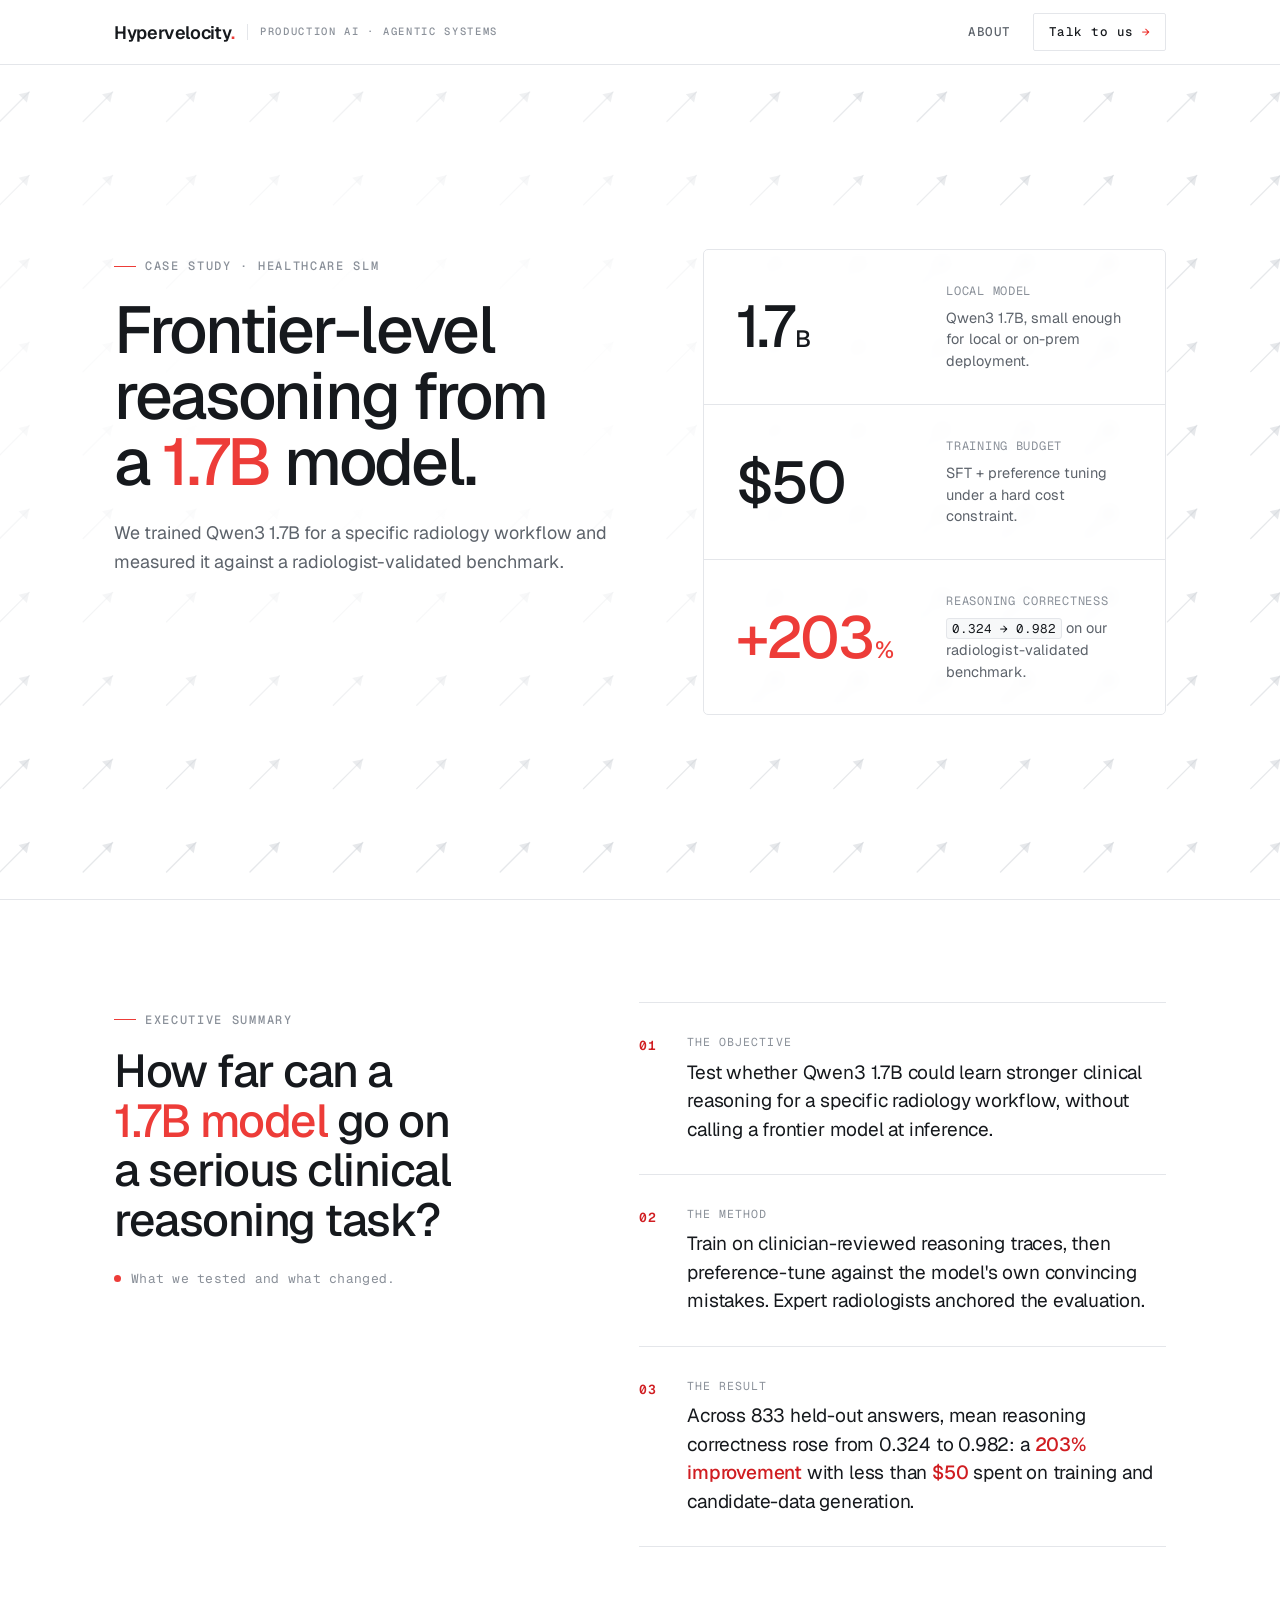
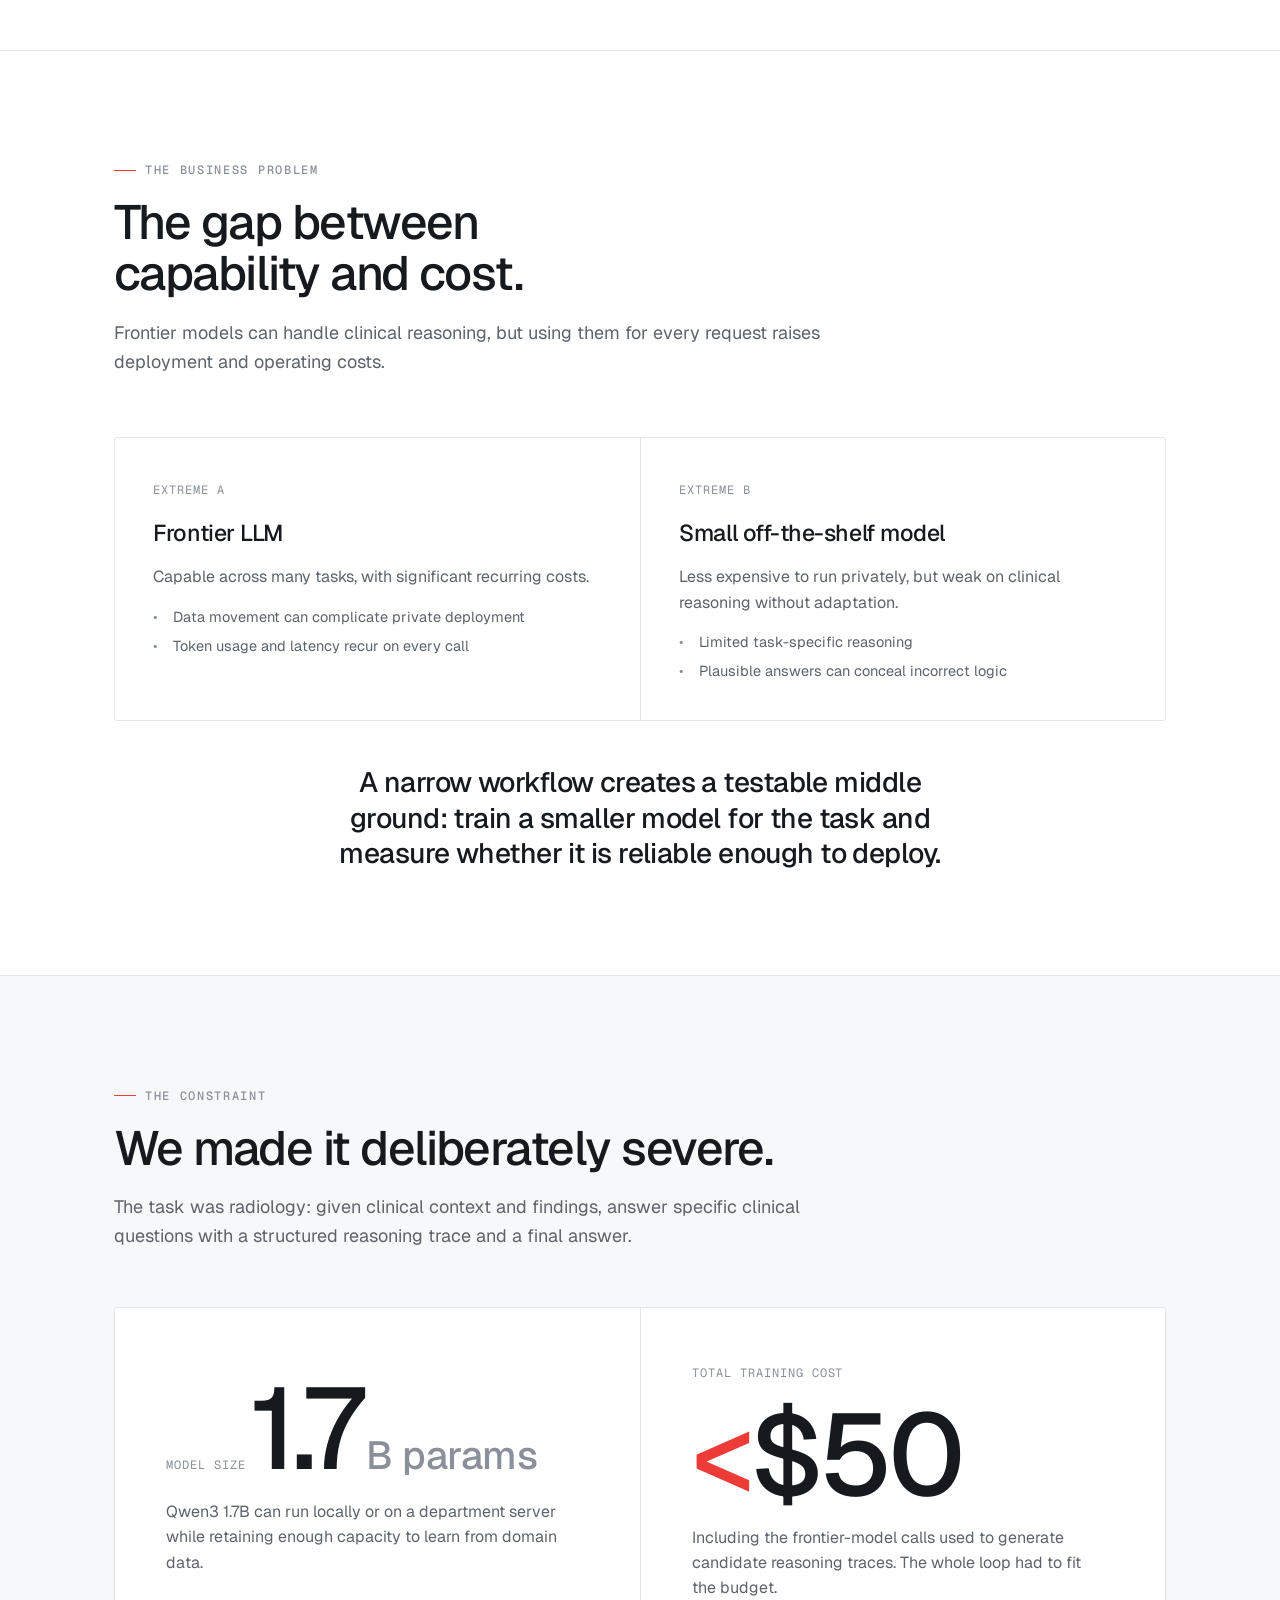
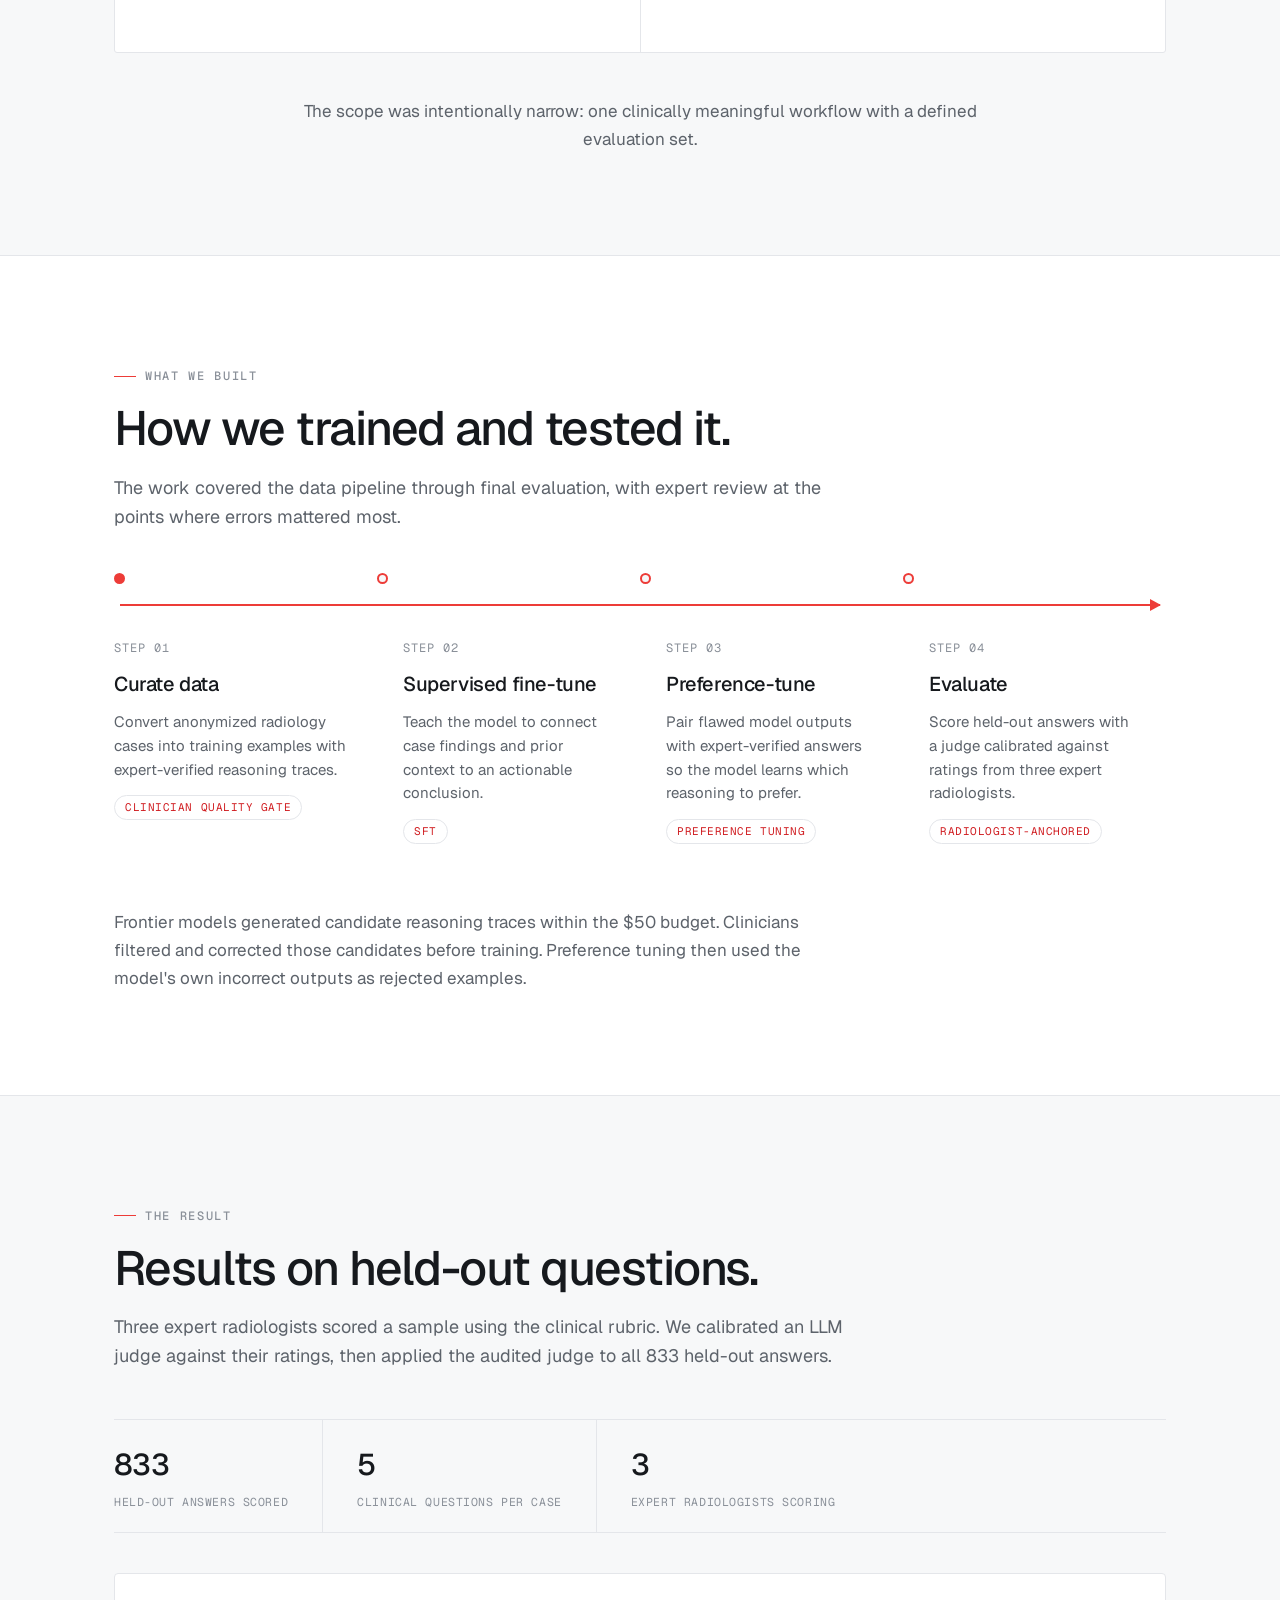
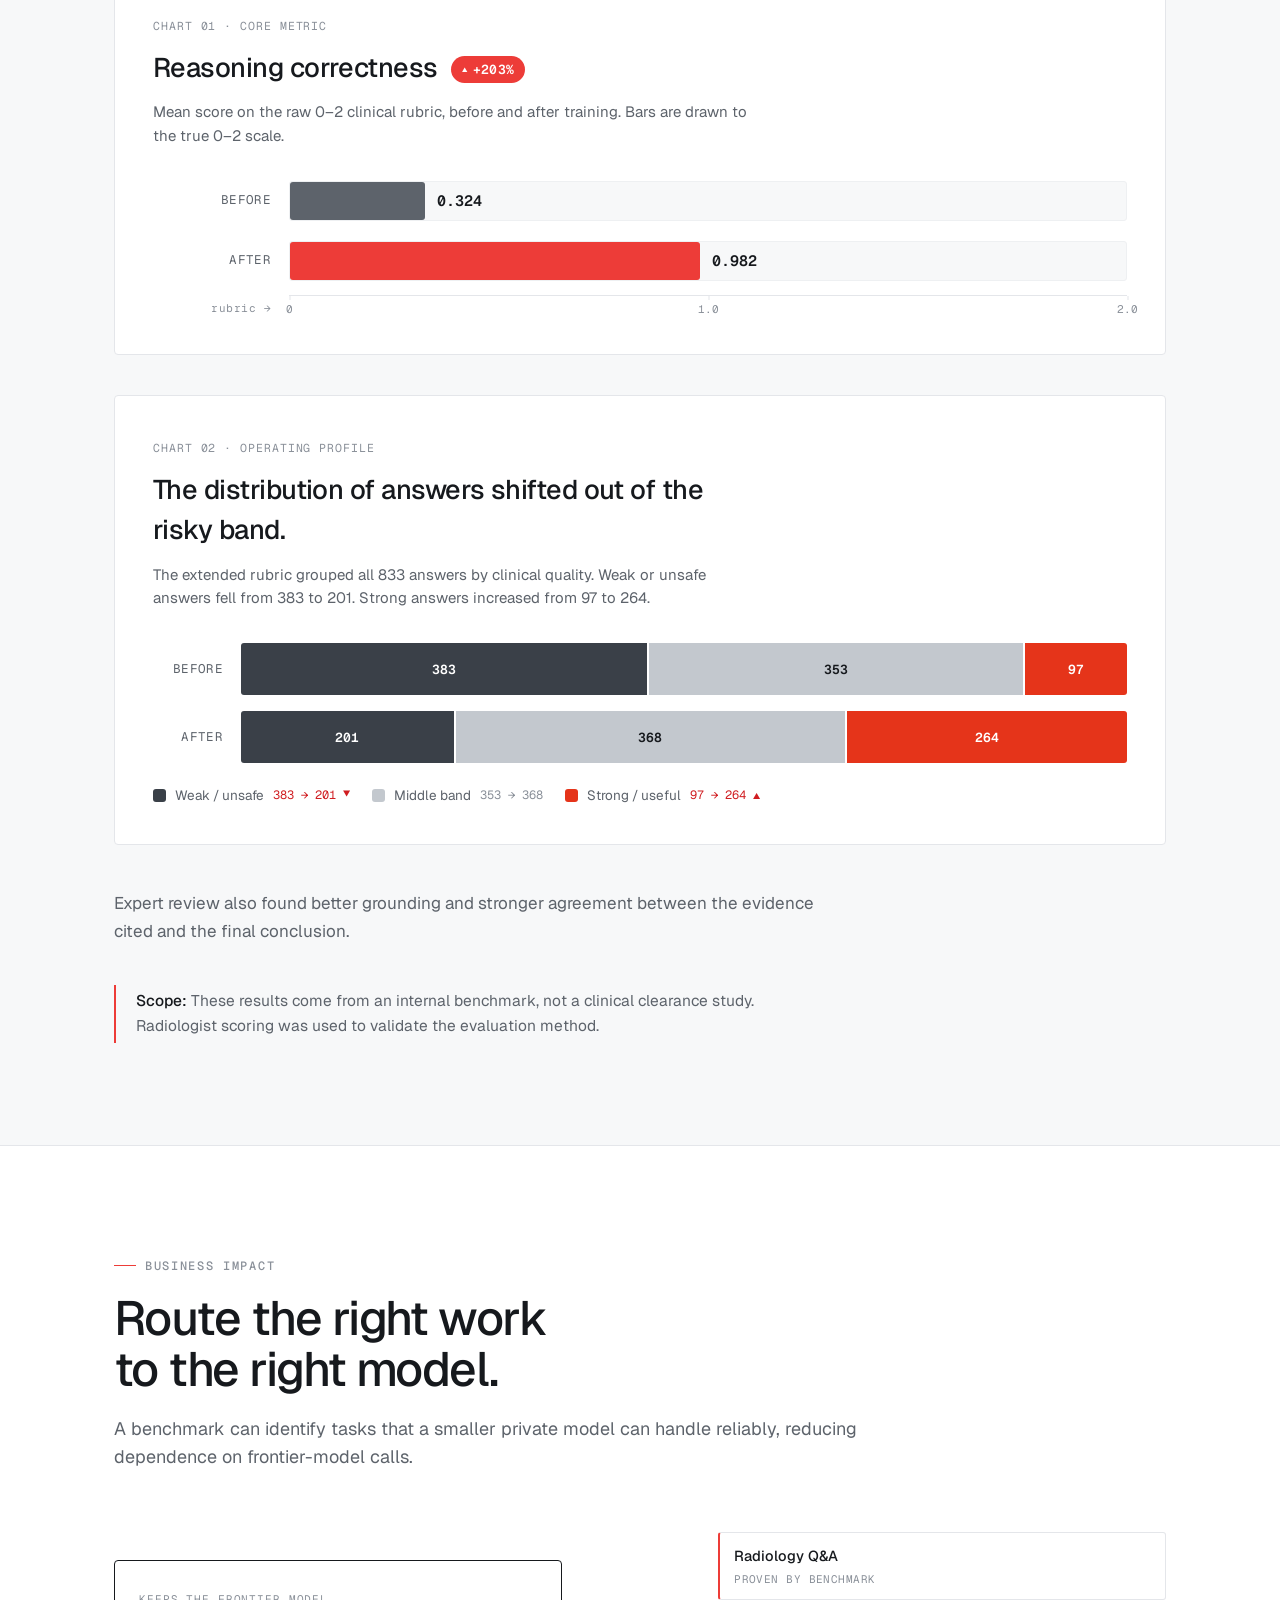
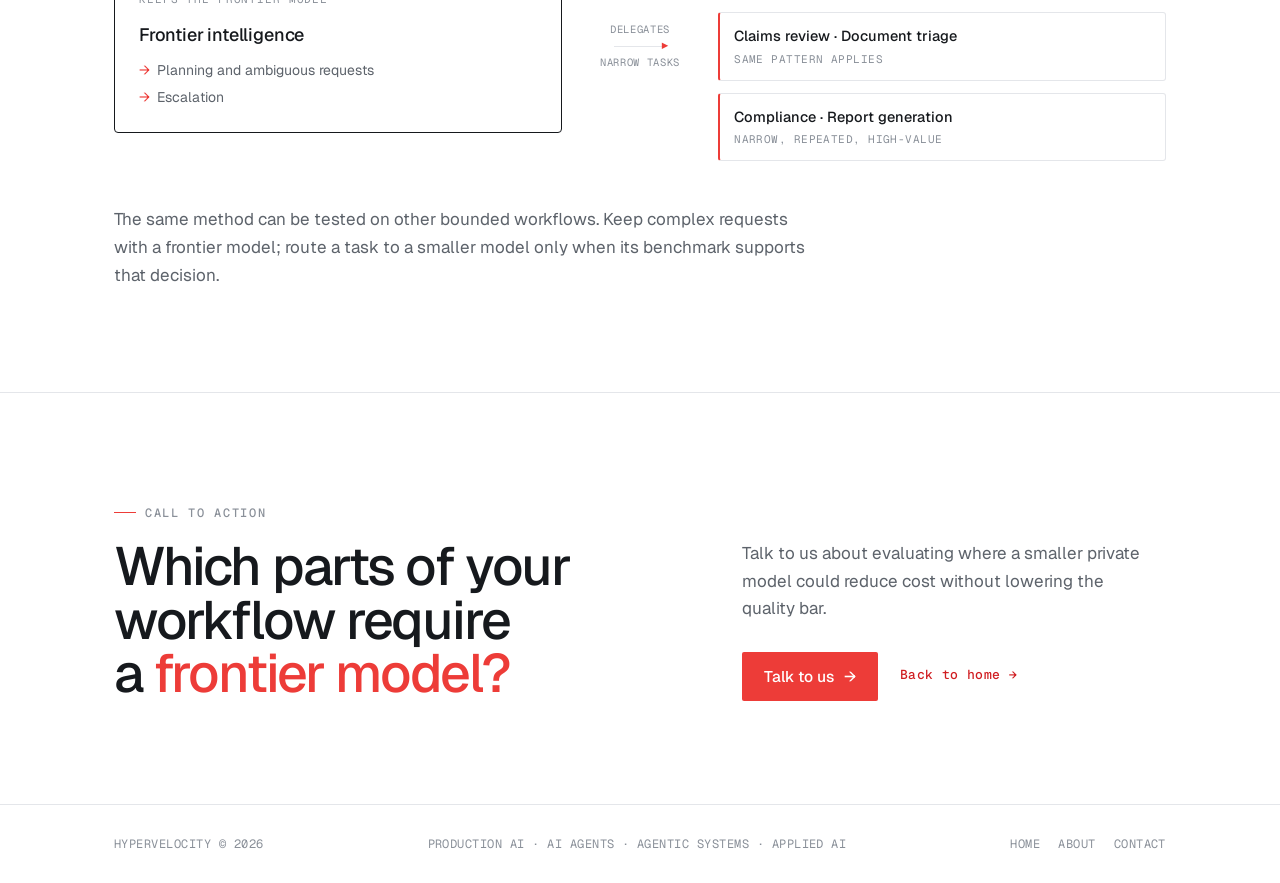
<file: case-studies/slm.html>
<!DOCTYPE html>
<html lang="en">
<head>
<meta charset="UTF-8">
<meta name="viewport" content="width=device-width, initial-scale=1.0">
<title>Case Study | Radiology reasoning from a 1.7B healthcare model | Hypervelocity</title>
<meta name="description" content="How Hypervelocity improved reasoning correctness in a 1.7B-parameter healthcare model by 203% on a radiologist-validated benchmark with a training budget under $50.">
<link rel="canonical" href="https://hypervelocity.io/case-studies/slm.html">
<link rel="icon" href="/favicon.svg" type="image/svg+xml">

<!-- Open Graph -->
<meta property="og:type" content="article">
<meta property="og:site_name" content="Hypervelocity">
<meta property="og:title" content="Frontier-level reasoning from a 1.7B healthcare model">
<meta property="og:description" content="A 1.7B local model, a $50 training budget, and a 203% jump in reasoning correctness on a radiologist-validated benchmark.">
<meta property="og:url" content="https://hypervelocity.io/case-studies/slm.html">
<meta property="og:image" content="https://hypervelocity.io/images/og.png">
<meta property="og:image:width" content="1200">
<meta property="og:image:height" content="630">

<!-- Twitter -->
<meta name="twitter:card" content="summary_large_image">
<meta name="twitter:image" content="https://hypervelocity.io/images/og.png">
<meta name="twitter:title" content="Frontier-level reasoning from a 1.7B healthcare model">
<meta name="twitter:description" content="A 1.7B local model, a $50 training budget, and a 203% jump in reasoning correctness on a radiologist-validated benchmark.">

<!-- Structured data -->
<script type="application/ld+json">
{
  "@context": "https://schema.org",
  "@type": "TechArticle",
  "headline": "Frontier-Level Reasoning From a 1.7B Healthcare Model",
  "description": "How Hypervelocity pushed a 1.7B-parameter healthcare model toward frontier-level reasoning on a narrow radiology workflow, improving reasoning correctness by 203% on a radiologist-validated benchmark under a $50 training budget.",
  "author": { "@type": "Organization", "name": "Hypervelocity", "url": "https://hypervelocity.io/" },
  "publisher": { "@type": "Organization", "name": "Hypervelocity", "url": "https://hypervelocity.io/" },
  "about": ["Small language models", "Applied AI", "Healthcare AI", "Model fine-tuning", "AI evaluation"],
  "mainEntityOfPage": "https://hypervelocity.io/case-studies/slm.html"
}
</script>

<link rel="preconnect" href="https://fonts.googleapis.com">
<link rel="preconnect" href="https://fonts.gstatic.com" crossorigin="">
<link href="https://fonts.googleapis.com/css2?family=Geist:wght@300;400;500;600;700&family=Geist+Mono:wght@400;500;600&display=swap" rel="stylesheet">
<link rel="stylesheet" href="/assets/css/site.css">
<style>
  /* page-scoped: case studies opt into smooth in-page scrolling */
  html { scroll-behavior: smooth; }
  @media (prefers-reduced-motion: reduce) { html { scroll-behavior: auto; } }
</style>

<!-- Google tag (gtag.js) -->
<script async src="https://www.googletagmanager.com/gtag/js?id=G-8ZHW5YPXRL"></script>
<script>
  window.dataLayer = window.dataLayer || [];
  function gtag(){dataLayer.push(arguments);}
  gtag('js', new Date());

  gtag('config', 'G-8ZHW5YPXRL');
</script>
</head>
<body class="page-cs">

<header class="bar">
  <div class="wrap bar-inner">
    <div class="brand-lockup">
      <a class="wordmark" href="../index.html">Hypervelocity<span class="hv-dot">.</span></a>
      <span class="brand-desc">Production AI · Agentic Systems</span>
    </div>
    <div class="bar-right">
      <nav class="bar-nav" aria-label="Primary"><a href="../about.html">About</a></nav>
      <a class="bar-cta" href="mailto:contact@hypervelocity.io">Talk to us <span class="arr">→</span></a>
    </div>
  </div>
</header>

<main id="top">

  <!-- HERO + METRIC TILES -->
  <section class="cs-hero">
    <canvas id="vectorCanvas" class="cs-hero-field" aria-hidden="true" role="presentation" data-density="0.1"></canvas>
    <div class="cs-hero-scrim"></div>
    <div class="wrap cs-hero-grid">
      <div class="cs-hero-copy">
        <span class="eyebrow"><span class="tick"></span>CASE STUDY · HEALTHCARE SLM</span>
        <h1>Frontier-level reasoning from a <span class="em">1.7B</span> model.</h1>
        <p class="sub">We trained Qwen3 1.7B for a specific radiology workflow and measured it against a radiologist-validated benchmark.</p>
      </div>
      <div class="metrics-stack">
        <div class="metric">
          <div class="mv">1.7<span class="unit">B</span></div>
          <div class="mtext">
            <div class="mk">Local model</div>
            <div class="md">Qwen3 1.7B, small enough for local or on-prem deployment.</div>
          </div>
        </div>
        <div class="metric">
          <div class="mv">$50</div>
          <div class="mtext">
            <div class="mk">Training budget</div>
            <div class="md">SFT + preference tuning under a hard cost constraint.</div>
          </div>
        </div>
        <div class="metric">
          <div class="mv accent">+203<span class="unit">%</span></div>
          <div class="mtext">
            <div class="mk">Reasoning correctness</div>
            <div class="md"><code>0.324 → 0.982</code> on our radiologist-validated benchmark.</div>
          </div>
        </div>
      </div>
    </div>
  </section>

  <!-- EXECUTIVE SUMMARY -->
  <section class="summary">
    <div class="wrap sec-pad">
      <div class="summary-grid">
        <div class="summary-lead reveal">
          <span class="eyebrow"><span class="tick"></span>EXECUTIVE SUMMARY</span>
          <h2>How far can a <span class="em">1.7B model</span> go on a serious clinical reasoning task?</h2>
          <span class="kicker"><span class="dot"></span>What we tested and what changed.</span>
        </div>
        <div class="summary-points reveal">
          <div class="sp">
            <span class="sp-n">01</span>
            <div>
              <div class="sp-k">The objective</div>
              <p class="sp-t">Test whether Qwen3 1.7B could learn stronger clinical reasoning for a specific radiology workflow, without calling a frontier model at inference.</p>
            </div>
          </div>
          <div class="sp">
            <span class="sp-n">02</span>
            <div>
              <div class="sp-k">The method</div>
              <p class="sp-t">Train on clinician-reviewed reasoning traces, then preference-tune against the model's own convincing mistakes. Expert radiologists anchored the evaluation.</p>
            </div>
          </div>
          <div class="sp">
            <span class="sp-n">03</span>
            <div>
              <div class="sp-k">The result</div>
              <p class="sp-t">Across 833 held-out answers, mean reasoning correctness rose from 0.324 to 0.982: a <span class="em">203% improvement</span> with less than <span class="em">$50</span> spent on training and candidate-data generation.</p>
            </div>
          </div>
        </div>
      </div>
    </div>
  </section>

  <!-- THE BUSINESS PROBLEM -->
  <section class="problem">
    <div class="wrap sec-pad">
      <div class="sec-head reveal">
        <span class="eyebrow"><span class="tick"></span>THE BUSINESS PROBLEM</span>
        <h2>The gap between capability and cost.</h2>
        <p class="lead">Frontier models can handle clinical reasoning, but using them for every request raises deployment and operating costs.</p>
      </div>
      <div class="wedge-grid reveal">
        <div class="wedge-cell">
          <span class="tag">Extreme A</span>
          <h3>Frontier LLM</h3>
          <p>Capable across many tasks, with significant recurring costs.</p>
          <ul>
            <li>Data movement can complicate private deployment</li>
            <li>Token usage and latency recur on every call</li>
          </ul>
        </div>
        <div class="wedge-cell">
          <span class="tag">Extreme B</span>
          <h3>Small off-the-shelf model</h3>
          <p>Less expensive to run privately, but weak on clinical reasoning without adaptation.</p>
          <ul>
            <li>Limited task-specific reasoning</li>
            <li>Plausible answers can conceal incorrect logic</li>
          </ul>
        </div>
      </div>
      <p class="wedge-resolve reveal">A narrow workflow creates a testable middle ground: train a smaller model for the task and measure whether it is reliable enough to deploy.</p>
    </div>
  </section>

  <!-- THE CONSTRAINT -->
  <section class="constraint">
    <div class="wrap sec-pad">
      <div class="sec-head reveal">
        <span class="eyebrow"><span class="tick"></span>THE CONSTRAINT</span>
        <h2>We made it deliberately severe.</h2>
        <p class="lead">The task was radiology: given clinical context and findings, answer specific clinical questions with a structured reasoning trace and a final answer.</p>
      </div>
      <div class="constraint-grid reveal">
        <div class="con-cell">
          <span class="kv">Model size</span>
          <div class="bignum">1.7<span class="unit">B params</span></div>
          <p>Qwen3 1.7B can run locally or on a department server while retaining enough capacity to learn from domain data.</p>
        </div>
        <div class="con-cell">
          <span class="kv">Total training cost</span>
          <div class="bignum"><span class="lt">&lt;</span>&#36;50</div>
          <p>Including the frontier-model calls used to generate candidate reasoning traces. The whole loop had to fit the budget.</p>
        </div>
      </div>
      <p class="prose tight reveal" style="text-align:center;margin-left:auto;margin-right:auto;">The scope was intentionally narrow: one clinically meaningful workflow with a defined evaluation set.</p>
    </div>
  </section>

  <!-- WHAT WE BUILT -->
  <section class="built">
    <div class="wrap sec-pad">
      <div class="sec-head reveal">
        <span class="eyebrow"><span class="tick"></span>WHAT WE BUILT</span>
        <h2>How we trained and tested it.</h2>
        <p class="lead">The work covered the data pipeline through final evaluation, with expert review at the points where errors mattered most.</p>
      </div>

      <div class="spine reveal">
        <div class="spine-track">
          <div class="spine-fill" id="spineFill"></div>
          <div class="spine-head" id="spineHead"></div>
        </div>
        <div class="phases">
          <div class="phase">
            <span class="node"></span>
            <span class="step">STEP 01</span>
            <h3>Curate data</h3>
            <p>Convert anonymized radiology cases into training examples with expert-verified reasoning traces.</p>
            <span class="pill">Clinician quality gate</span>
          </div>
          <div class="phase">
            <span class="node"></span>
            <span class="step">STEP 02</span>
            <h3>Supervised fine-tune</h3>
            <p>Teach the model to connect case findings and prior context to an actionable conclusion.</p>
            <span class="pill">SFT</span>
          </div>
          <div class="phase">
            <span class="node"></span>
            <span class="step">STEP 03</span>
            <h3>Preference-tune</h3>
            <p>Pair flawed model outputs with expert-verified answers so the model learns which reasoning to prefer.</p>
            <span class="pill">Preference tuning</span>
          </div>
          <div class="phase">
            <span class="node"></span>
            <span class="step">STEP 04</span>
            <h3>Evaluate</h3>
            <p>Score held-out answers with a judge calibrated against ratings from three expert radiologists.</p>
            <span class="pill">Radiologist-anchored</span>
          </div>
        </div>
      </div>

      <div class="prose tight reveal" style="margin-top:clamp(40px,5vw,64px);">
        <p>Frontier models generated candidate reasoning traces within the $50 budget. Clinicians filtered and corrected those candidates before training. Preference tuning then used the model's own incorrect outputs as rejected examples.</p>
      </div>
    </div>
  </section>

  <!-- EVALUATION / RESULTS -->
  <section class="results" id="results">
    <div class="wrap sec-pad">
      <div class="sec-head reveal">
        <span class="eyebrow"><span class="tick"></span>THE RESULT</span>
        <h2>Results on held-out questions.</h2>
        <p class="lead">Three expert radiologists scored a sample using the clinical rubric. We calibrated an LLM judge against their ratings, then applied the audited judge to all 833 held-out answers.</p>
      </div>

      <div class="result-meta reveal">
        <div class="rm"><div class="v">833</div><div class="k">Held-out answers scored</div></div>
        <div class="rm"><div class="v">5</div><div class="k">Clinical questions per case</div></div>
        <div class="rm"><div class="v">3</div><div class="k">Expert radiologists scoring</div></div>
      </div>

      <!-- CHART 1: reasoning correctness -->
      <div class="chartcard reveal">
        <span class="ct-eyebrow">Chart 01 · Core metric</span>
        <h3>Reasoning correctness &nbsp;<span class="delta up">+203%</span></h3>
        <p class="ct-note">Mean score on the raw 0&ndash;2 clinical rubric, before and after training. Bars are drawn to the true 0&ndash;2 scale.</p>
        <div class="barchart" id="chart-correctness" data-max="2">
          <div class="barrow">
            <span class="blabel">Before</span>
            <div class="bartrack"><div class="barfill before" data-target="16.2"></div><span class="bval">0.324</span></div>
          </div>
          <div class="barrow">
            <span class="blabel">After</span>
            <div class="bartrack"><div class="barfill after" data-target="49.1"></div><span class="bval">0.982</span></div>
          </div>
          <div class="baraxis" aria-hidden="true">
            <span class="axis-cap">rubric →</span>
            <div class="axis-line">
              <span class="tick" style="left:0%;">0</span>
              <span class="tick" style="left:50%;">1.0</span>
              <span class="tick" style="left:100%;">2.0</span>
            </div>
          </div>
        </div>
      </div>

      <!-- CHART 2: operating profile -->
      <div class="chartcard reveal">
        <span class="ct-eyebrow">Chart 02 · Operating profile</span>
        <h3>The distribution of answers shifted out of the risky band.</h3>
        <p class="ct-note">The extended rubric grouped all 833 answers by clinical quality. Weak or unsafe answers fell from 383 to 201. Strong answers increased from 97 to 264.</p>
        <div class="stackchart" id="chart-profile">
          <div class="stackrow">
            <span class="slabel">Before</span>
            <div class="stacktrack">
              <div class="seg weak" data-target="46.0"><span class="segval">383</span></div>
              <div class="seg mid"  data-target="42.4"><span class="segval">353</span></div>
              <div class="seg good" data-target="11.6"><span class="segval">97</span></div>
            </div>
          </div>
          <div class="stackrow">
            <span class="slabel">After</span>
            <div class="stacktrack">
              <div class="seg weak" data-target="24.1"><span class="segval">201</span></div>
              <div class="seg mid"  data-target="44.2"><span class="segval">368</span></div>
              <div class="seg good" data-target="31.7"><span class="segval">264</span></div>
            </div>
          </div>
          <div class="stack-legend">
            <span class="lg"><span class="sw weak"></span>Weak / unsafe <span class="arrow gooddir">383 → 201 ▼</span></span>
            <span class="lg"><span class="sw mid"></span>Middle band <span class="arrow">353 → 368</span></span>
            <span class="lg"><span class="sw good"></span>Strong / useful <span class="arrow gooddir">97 → 264 ▲</span></span>
          </div>
        </div>
      </div>

      <div class="prose tight reveal">
        <p>Expert review also found better grounding and stronger agreement between the evidence cited and the final conclusion.</p>
      </div>

      <p class="caveat reveal"><strong>Scope:</strong> These results come from an internal benchmark, not a clinical clearance study. Radiologist scoring was used to validate the evaluation method.</p>
    </div>
  </section>

  <!-- BUSINESS IMPACT -->
  <section class="impact">
    <div class="wrap sec-pad">
      <div class="sec-head reveal">
        <span class="eyebrow"><span class="tick"></span>BUSINESS IMPACT</span>
        <h2>Route the right work to the right model.</h2>
        <p class="lead">A benchmark can identify tasks that a smaller private model can handle reliably, reducing dependence on frontier-model calls.</p>
      </div>

      <div class="routing reveal">
        <div class="route">
          <div class="route-node frontier">
            <span class="rn-tag">Keeps the frontier model</span>
            <h4>Frontier intelligence</h4>
            <ul>
              <li>Planning and ambiguous requests</li>
              <li>Escalation</li>
            </ul>
          </div>
          <div class="route-arrow">
            <span class="ra-cap">delegates</span>
            <span class="ra-line"></span>
            <span class="ra-cap">narrow tasks</span>
          </div>
          <div class="route-stack">
            <div class="route-mini"><div class="rm-t">Radiology Q&amp;A</div><div class="rm-d">Proven by benchmark</div></div>
            <div class="route-mini"><div class="rm-t">Claims review · Document triage</div><div class="rm-d">Same pattern applies</div></div>
            <div class="route-mini"><div class="rm-t">Compliance · Report generation</div><div class="rm-d">Narrow, repeated, high-value</div></div>
          </div>
        </div>
      </div>

      <div class="prose tight reveal">
        <p>The same method can be tested on other bounded workflows. Keep complex requests with a frontier model; route a task to a smaller model only when its benchmark supports that decision.</p>
      </div>
    </div>
  </section>

  <!-- CLOSE / CTA -->
  <section class="close" id="contact">
    <div class="wrap sec-pad">
      <div class="close-grid">
        <div class="reveal">
          <span class="eyebrow"><span class="tick"></span>CALL TO ACTION</span>
          <h2 style="margin-top:18px;">Which parts of your workflow require a <span class="em">frontier model?</span></h2>
        </div>
        <div class="reveal">
          <p class="body">Talk to us about evaluating where a smaller private model could reduce cost without lowering the quality bar.</p>
          <div class="close-actions">
            <a class="btn-primary" href="mailto:contact@hypervelocity.io">Talk to us <span class="arr">→</span></a>
            <a class="text-link" href="../index.html">Back to home <span class="arr">→</span></a>
          </div>
        </div>
      </div>
    </div>
  </section>

</main>

<footer>
  <div class="wrap foot-inner">
    <span>HYPERVELOCITY © 2026</span>
    <span class="foot-desc">PRODUCTION AI · AI AGENTS · AGENTIC SYSTEMS · APPLIED AI</span>
    <nav class="foot-links" aria-label="Footer">
      <a href="../index.html">HOME</a>
      <a href="../about.html">ABOUT</a>
      <a href="mailto:contact@hypervelocity.io">CONTACT</a>
    </nav>
  </div>
</footer>

<script src="/assets/js/site.js"></script>

</body>
</html>
</file>
<file: assets/css/site.css>
/* ============================================================
   hypervelocity.io — shared stylesheet
   One file for all pages. Page-specific spacing lives behind the
   .page-home / .page-about / .page-cs body classes at the bottom.
   New look for an existing component → add a --modifier class;
   never redefine the base.
   ============================================================ */

:root {
  --ink: #16191d;
  --ink-2: #5d636b;
  --ink-3: #8a9099;
  --line: #e4e6ea;
  --line-2: #eef0f2;
  --ground: #ffffff;
  --ground-2: #f7f8f9;
  --accent: oklch(0.625 0.214 27);
  --accent-ink: oklch(0.55 0.21 27);

  /* chart tokens — neutral context + the single brand accent for the winning value */
  --c-weak: #3a4048;   /* weak / unsafe band — deep neutral slate */
  --c-mid:  #c3c8ce;   /* middle band — light neutral */
  --c-good: #e5341a;   /* strong / useful band — brand accent */

  --maxw: 1180px;
  --pad: clamp(20px, 5vw, 64px);
  --mono: "Geist Mono", ui-monospace, "SF Mono", Menlo, monospace;
  --sans: "Geist", system-ui, sans-serif;
}

* { box-sizing: border-box; margin: 0; padding: 0; }
html { -webkit-font-smoothing: antialiased; text-rendering: optimizeLegibility; }
body { font-family: var(--sans); color: var(--ink); background: var(--ground); line-height: 1.5; font-size: 17px; }
::selection { background: var(--accent); color: #fff; }
a { color: inherit; text-decoration: none; }

.wrap { max-width: var(--maxw); margin: 0 auto; padding-left: var(--pad); padding-right: var(--pad); }

/* ---------- Eyebrow ---------- */
.eyebrow {
  font-family: var(--mono); font-size: 12px; font-weight: 500; letter-spacing: 0.14em;
  text-transform: uppercase; color: var(--ink-3);
  display: inline-flex; align-items: center; gap: 9px; white-space: nowrap;
}
.eyebrow .tick { width: 22px; height: 1px; background: var(--accent); display: inline-block; flex: none; }
@media (max-width: 430px) {
  .eyebrow { white-space: normal; }
}

/* ---------- Top bar ---------- */
header.bar {
  position: sticky; top: 0; z-index: 50;
  background: rgba(255,255,255,0.82); backdrop-filter: saturate(140%) blur(10px);
  border-bottom: 1px solid var(--line);
}
.bar-inner { display: flex; align-items: center; justify-content: space-between; height: 64px; }
.wordmark { font-weight: 600; font-size: 18px; letter-spacing: -0.02em; display: inline-flex; align-items: baseline; gap: 0; }
.wordmark .hv-dot { color: var(--accent); }
.brand-lockup { display: inline-flex; align-items: center; gap: 12px; }
.brand-desc {
  font-family: var(--mono); font-size: 10.5px; font-weight: 500; letter-spacing: 0.16em;
  text-transform: uppercase; color: var(--ink-3); padding-left: 12px; border-left: 1px solid var(--line); white-space: nowrap;
}
.bar-right { display: inline-flex; align-items: center; gap: 22px; }
.bar-nav { display: inline-flex; gap: 22px; }
.bar-nav a {
  font-family: var(--mono); font-size: 12.5px; font-weight: 500; letter-spacing: 0.04em;
  text-transform: uppercase; color: var(--ink-2); transition: color .2s ease;
}
.bar-nav a:hover { color: var(--accent-ink); }
.bar-nav a.is-current { color: var(--ink); }
.bar-cta {
  font-family: var(--mono); font-size: 12.5px; font-weight: 500; letter-spacing: 0.04em;
  color: var(--ink); border: 1px solid var(--line); padding: 9px 15px; border-radius: 2px;
  transition: background .25s ease, border-color .25s ease, color .25s ease;
  display: inline-flex; align-items: center; gap: 8px; white-space: nowrap; background: transparent;
}
.bar-cta:hover { border-color: var(--accent); color: var(--accent-ink); }
.bar-cta .arr { color: var(--accent); transition: color .25s ease; }
/* After the hero scrolls past, the bar CTA fills with the accent for contrast.
   Pages with no hero (about) carry is-solid in the markup. */
.bar-cta.is-solid {
  background: var(--accent);
  border-color: var(--accent);
  color: #fff;
}
.bar-cta.is-solid:hover { background: var(--accent-ink); border-color: var(--accent-ink); color: #fff; }
.bar-cta.is-solid .arr { color: #fff; }
@media (max-width: 560px) {
  .brand-desc { display: none; }
  .bar-right { gap: 12px; }
  .bar-cta { padding: 8px 12px; }
}
@media (max-width: 360px) {
  .wordmark { font-size: 16px; }
  .bar-nav { gap: 14px; }
  .bar-cta { font-size: 11.5px; padding: 7px 10px; gap: 5px; }
}

/* ---------- Buttons / links ---------- */
.btn-primary {
  background: var(--accent); color: #fff; font-weight: 500; font-size: 15.5px; padding: 13px 22px; border-radius: 2px;
  display: inline-flex; align-items: center; gap: 10px; transition: background .18s ease;
}
.btn-primary:hover { background: var(--accent-ink); }
.btn-primary .arr { transition: transform .2s ease; }
.btn-primary:hover .arr { transform: translateX(3px); }
.text-link {
  display: inline-flex; align-items: center; gap: 8px;
  font-family: var(--mono); font-size: 13px; font-weight: 500; letter-spacing: 0.03em;
  color: var(--accent-ink); border-bottom: 1px solid transparent; padding-bottom: 2px; transition: border-color .2s ease;
}
.text-link:hover { border-color: var(--accent); }
.text-link .arr { transition: transform .2s ease; }
.text-link:hover .arr { transform: translateX(3px); }

/* ---------- Section scaffolding ---------- */
section { border-bottom: 1px solid var(--line); }
.sec-pad { padding-top: clamp(56px, 8vw, 104px); padding-bottom: clamp(56px, 8vw, 104px); }
.sec-head { max-width: 760px; }
.sec-head h2 {
  font-size: clamp(28px, 3.8vw, 48px); font-weight: 500; line-height: 1.06; letter-spacing: -0.032em;
  margin-top: 18px; text-wrap: balance;
}
.sec-head h2 .em { color: var(--accent); }
.sec-head .lead { margin: 20px 0 0; color: var(--ink-2); font-size: 18px; line-height: 1.6; text-wrap: pretty; }
/* centered variant (homepage sections) */
.sec-head--center { max-width: none; text-align: center; }
.sec-head--center .eyebrow { justify-content: center; }
.sec-head--center h2 {
  font-size: clamp(30px, 4vw, 52px); line-height: 1.04;
  margin-left: auto; margin-right: auto; max-width: 18em;
}
.sec-head--center.wide h2 { max-width: 22em; }
.h2-sub {
  display: block;
  font-size: 0.66em;
  font-weight: 500;
  color: var(--ink-2);
  letter-spacing: -0.02em;
  margin-top: 0.5em;
}
.prose { max-width: 720px; color: var(--ink-2); font-size: 17px; line-height: 1.66; text-wrap: pretty; }
.prose p + p { margin-top: 18px; }
.prose strong { color: var(--ink); font-weight: 500; }
.prose.tight { margin-top: clamp(28px, 4vw, 44px); }

/* ---------- Home: hero ---------- */
.hero { position: relative; overflow: hidden; min-height: calc(100vh - 64px); display: grid; place-items: center; border-bottom: 1px solid var(--line); }
.hero-field { position: absolute; inset: 0; width: 100%; height: 100%; display: block; z-index: 0; }
.hero-scrim {
  position: absolute; inset: 0; z-index: 1; pointer-events: none;
  background: radial-gradient(ellipse 66% 62% at 50% 44%, #ffffff 14%, rgba(255,255,255,0.74) 48%, rgba(255,255,255,0.30) 82%);
}
.hero .wrap { position: relative; z-index: 2; padding-top: clamp(48px, 8vh, 96px); padding-bottom: clamp(48px, 8vh, 96px); }
.hero-copy { text-align: center; display: flex; flex-direction: column; align-items: center; }
.hero h1 {
  font-size: clamp(36px, 5.2vw, 66px);
  font-weight: 500;
  line-height: 0.98;
  letter-spacing: -0.035em;
  margin-top: 22px;
  text-wrap: balance;
}
.hero h1 .em { color: var(--accent); }
.hero .sub {
  margin-top: 26px;
  font-size: clamp(16px, 1.4vw, 19px);
  color: var(--ink-2);
  max-width: 36em;
  line-height: 1.55;
  text-wrap: pretty;
}
.hero-actions { margin-top: 36px; display: flex; align-items: center; justify-content: center; gap: 22px; flex-wrap: wrap; }

/* ---------- Home: hero case studies (centered, in-fold) ---------- */
.hero-cases { margin-top: clamp(40px, 6vh, 68px); width: 100%; }
.cases-label {
  display: block; text-align: center;
  font-family: var(--mono); font-size: 12px; font-weight: 500; letter-spacing: 0.14em;
  text-transform: uppercase; color: var(--ink-3);
}
.cs-cards {
  display: flex; flex-wrap: wrap; justify-content: center; gap: 18px;
  margin-top: clamp(18px, 2.6vw, 26px);
}
.cs-card {
  flex: 1 1 300px; min-width: 0;
  display: flex; align-items: center; gap: clamp(18px, 3vw, 34px);
  text-align: left;
  border: 1px solid var(--line); border-radius: 8px;
  background: rgba(255,255,255,0.72); backdrop-filter: saturate(140%) blur(8px);
  padding: clamp(20px, 2.4vw, 28px) clamp(22px, 2.6vw, 32px);
  transition: border-color .25s ease, box-shadow .25s ease, transform .25s ease;
}
.cs-card:hover {
  border-color: var(--accent);
  box-shadow: 0 18px 48px -22px rgba(20,25,30,0.32);
  transform: translateY(-2px);
}
.cs-card-body { flex: 1; min-width: 0; }
.cs-card-tag {
  font-family: var(--mono); font-size: 11px; letter-spacing: 0.08em; text-transform: uppercase;
  color: var(--accent-ink);
}
.cs-card-title {
  font-size: clamp(20px, 2.1vw, 27px); font-weight: 500; letter-spacing: -0.025em; line-height: 1.12;
  margin-top: 10px; color: var(--ink); text-wrap: balance;
}
.cs-card-title .em { color: var(--accent); }
.cs-card-metrics { display: flex; flex-wrap: wrap; gap: 6px 20px; margin-top: 14px; }
.csm2 { font-family: var(--mono); font-size: 12.5px; letter-spacing: 0.01em; color: var(--ink-3); white-space: nowrap; }
.csm2 b { font-weight: 600; color: var(--ink-2); }
.csm2 b.accent { color: var(--accent); }
.cs-card-arrow {
  flex: none; font-size: clamp(26px, 3vw, 34px); color: var(--accent); line-height: 1;
  transition: transform .2s ease;
}
.cs-card:hover .cs-card-arrow { transform: translateX(5px); }
.cases-more {
  text-align: center; margin-top: clamp(20px, 2.6vw, 28px);
  font-family: var(--mono); font-size: 12px; letter-spacing: 0.08em; text-transform: uppercase; color: var(--ink-3);
}

/* ---------- Home: hero testimonials ---------- */
.hero-quotes {
  margin-top: clamp(40px, 6vh, 68px);
  /* break out of the 1180px wrap: full viewport width minus the page gutters, capped wider */
  position: relative; left: 50%; transform: translateX(-50%);
  width: min(1460px, 100vw - 2 * var(--pad));
}
.tq-cards {
  display: flex; flex-wrap: wrap; justify-content: center; align-items: flex-start; gap: 18px;
  margin-top: clamp(18px, 2.6vw, 26px);
}
.tq-card {
  position: relative; flex: 1 1 420px; max-width: 760px; min-width: 0; margin: 0;
  text-align: left;
  border: 1px solid var(--line); border-radius: 8px;
  background: rgba(255,255,255,0.72); backdrop-filter: saturate(140%) blur(8px);
  padding: clamp(24px, 2.6vw, 32px) clamp(24px, 3vw, 40px) clamp(22px, 2.6vw, 30px);
}
.tq-logo { display: block; width: auto; height: clamp(24px, 2.4vw, 30px); }
.tq-logo.tall { height: clamp(42px, 3.8vw, 50px); }
.tq-text {
  margin: 0; padding-top: clamp(14px, 1.6vw, 20px);
  font-size: clamp(14.5px, 1.1vw, 16px); font-weight: 400; line-height: 1.6;
  letter-spacing: -0.012em; color: var(--ink); text-wrap: pretty;
}
.tq-text p { margin: 0; }
.tq-text p + p { margin-top: 0.9em; }
.tq-who {
  display: flex; flex-wrap: wrap; align-items: baseline; gap: 6px 14px;
  margin-top: clamp(18px, 2.2vw, 24px); padding-top: 16px; border-top: 1px solid var(--line-2);
  font-family: var(--mono); font-size: 12.5px; letter-spacing: 0.04em;
}
.tq-name { color: var(--ink); font-weight: 600; }
.tq-role { color: var(--ink-3); text-transform: uppercase; letter-spacing: 0.08em; font-size: 11.5px; }

/* ---------- About: page header ---------- */
.page-head { border-bottom: 1px solid var(--line); }
.page-head-inner { padding: clamp(56px, 10vh, 120px) 0 clamp(44px, 7vh, 80px); }
.page-head h1 {
  font-size: clamp(40px, 7vw, 88px); font-weight: 500; line-height: 0.98;
  letter-spacing: -0.035em; margin-top: 20px; text-wrap: balance;
}
.page-head h1 .em { color: var(--accent); }
.page-head .sub {
  margin-top: 22px; font-size: clamp(16px, 1.4vw, 19px); color: var(--ink-2);
  max-width: 40em; line-height: 1.55; text-wrap: pretty;
}

/* ---------- About: section label ---------- */
.sec-label { margin-bottom: clamp(36px, 5vw, 56px); }
.sec-label h2 {
  font-size: clamp(24px, 2.8vw, 34px); font-weight: 500; line-height: 1.05;
  letter-spacing: -0.03em; margin-top: 16px; text-wrap: balance;
}
.sec-label .lead { margin-top: 14px; color: var(--ink-2); font-size: 17px; max-width: 38em; text-wrap: pretty; }

/* ---------- Case study: executive summary ---------- */
.summary-grid { display: grid; grid-template-columns: 0.92fr 1.08fr; gap: clamp(36px, 6vw, 88px); align-items: start; }
.summary-lead h2 { font-size: clamp(28px, 3.6vw, 46px); font-weight: 500; line-height: 1.08; letter-spacing: -0.032em; margin-top: 18px; text-wrap: balance; }
.summary-lead h2 .em { color: var(--accent); }
.summary-lead .kicker {
  margin-top: 22px; font-family: var(--mono); font-size: 13px; line-height: 1.7; letter-spacing: 0.02em; color: var(--ink-3);
  display: inline-flex; align-items: center; gap: 10px;
}
.summary-lead .kicker .dot { width: 7px; height: 7px; border-radius: 50%; background: var(--accent); flex: none; }
.summary-points { border-top: 1px solid var(--line); }
.sp { display: grid; grid-template-columns: auto 1fr; gap: clamp(16px, 2.4vw, 32px); padding: clamp(22px, 2.6vw, 30px) 0; border-bottom: 1px solid var(--line); }
.sp .sp-n { font-family: var(--mono); font-size: 13px; font-weight: 600; letter-spacing: 0.04em; color: var(--accent-ink); padding-top: 3px; }
.sp .sp-k { font-family: var(--mono); font-size: 11.5px; letter-spacing: 0.09em; text-transform: uppercase; color: var(--ink-3); }
.sp .sp-t { font-size: clamp(17px, 1.5vw, 19px); line-height: 1.5; letter-spacing: -0.01em; color: var(--ink); margin-top: 8px; text-wrap: pretty; }
.sp .sp-t .em { color: var(--accent-ink); font-weight: 500; }
@media (max-width: 820px) {
  .summary-grid { grid-template-columns: 1fr; gap: clamp(28px, 5vw, 40px); }
  .summary-points { margin-top: 4px; }
}
@media (max-width: 460px) {
  .sp { grid-template-columns: 1fr; gap: 6px; }
  .sp .sp-n { padding-top: 0; }
}

/* ---------- Case study: hero ---------- */
.cs-hero { position: relative; overflow: hidden; border-bottom: 1px solid var(--line); min-height: calc(100vh - 65px); display: grid; place-items: center; }
.cs-hero-field { position: absolute; inset: 0; width: 100%; height: 100%; display: block; z-index: 0; }
.cs-hero-scrim {
  position: absolute; inset: 0; z-index: 1; pointer-events: none;
  background: radial-gradient(ellipse 70% 60% at 30% 40%, #ffffff 20%, rgba(255,255,255,0.72) 52%, rgba(255,255,255,0.35) 82%);
}
.cs-hero .wrap { position: relative; z-index: 2; }
.cs-hero-grid {
  width: 100%;
  display: grid; grid-template-columns: 1.05fr 0.95fr;
  gap: clamp(32px, 6vw, 84px); align-items: start;
  padding-top: clamp(44px, 6vh, 88px);
  padding-bottom: clamp(44px, 6vh, 88px);
}
.cs-hero-copy { max-width: none; }
.cs-hero-copy .sub { max-width: 32em; }
.cs-hero h1 {
  font-size: clamp(34px, 5.4vw, 66px); font-weight: 500; line-height: 1.0; letter-spacing: -0.035em;
  margin-top: 22px; text-wrap: balance;
}
.cs-hero h1 .em { color: var(--accent); }
.cs-hero .sub {
  margin-top: 24px; font-size: clamp(16px, 1.4vw, 19px); color: var(--ink-2); max-width: 34em; line-height: 1.6; text-wrap: pretty;
}

/* ---------- Case study: metric tiles (hero stack) ---------- */
.metrics-stack {
  border: 1px solid var(--line); border-radius: 5px;
  background: rgba(255,255,255,0.66); backdrop-filter: saturate(140%) blur(6px);
}
.metric { display: flex; align-items: center; gap: clamp(16px, 2.2vw, 28px); padding: clamp(20px, 2.6vw, 32px); }
.metric + .metric { border-top: 1px solid var(--line); }
.metric .mv {
  font-size: clamp(40px, 4.6vw, 62px); font-weight: 500; letter-spacing: -0.04em; line-height: 0.9; color: var(--ink);
  flex: none; min-width: 3.1em; display: inline-flex; align-items: baseline;
}
.metric .mv.accent { color: var(--accent); }
.metric .mv .unit { font-size: 0.4em; letter-spacing: -0.01em; color: inherit; margin-left: 0.1em; }
.metric .mtext { flex: 1; }
.metric .mk { font-family: var(--mono); font-size: 12px; letter-spacing: 0.06em; text-transform: uppercase; color: var(--ink-3); }
.metric .md { color: var(--ink-2); font-size: 14.5px; line-height: 1.5; margin-top: 7px; }
.metric .md code {
  font-family: var(--mono); font-size: 12.5px; background: var(--ground-2); border: 1px solid var(--line);
  border-radius: 3px; padding: 1px 5px; color: var(--ink); white-space: nowrap;
}
@media (max-width: 900px) {
  .cs-hero { min-height: 0; display: block; }
  .cs-hero-grid { grid-template-columns: 1fr; gap: clamp(30px, 6vw, 44px); align-items: start; }
  .cs-hero-copy { max-width: 26em; }
  .cs-hero-copy .sub { max-width: 34em; }
}
@media (max-width: 440px) {
  .metric { flex-direction: column; align-items: flex-start; gap: 8px; }
  .metric .mv { min-width: 0; }
  .metric .mk { margin-top: 4px; }
}

/* ---------- Wedge (two cells + resolve line) ---------- */
.wedge-grid {
  display: grid; grid-template-columns: 1fr 1fr; gap: 0;
  margin-top: clamp(36px, 5vw, 60px); border: 1px solid var(--line); border-radius: 3px; overflow: hidden;
}
.wedge-cell { padding: clamp(28px, 3vw, 44px); }
.wedge-cell + .wedge-cell { border-left: 1px solid var(--line); }
.wedge-cell .tag { font-family: var(--mono); font-size: 12px; letter-spacing: 0.08em; text-transform: uppercase; color: var(--ink-3); }
.wedge-cell h3 { font-size: 23px; font-weight: 500; letter-spacing: -0.02em; margin-top: 14px; }
.wedge-cell h3 .vec { display: inline-block; margin-left: 6px; color: var(--ink-3); }
.wedge-cell p { margin-top: 14px; color: var(--ink-2); font-size: 16px; line-height: 1.6; text-wrap: pretty; }
.wedge-cell ul { margin-top: 16px; list-style: none; }
.wedge-cell li { position: relative; padding-left: 20px; color: var(--ink-2); font-size: 14.5px; line-height: 1.45; margin-top: 8px; }
.wedge-cell li::before { content: "•"; position: absolute; left: 0; color: var(--ink-3); }
.wedge-resolve {
  margin: clamp(30px, 4vw, 44px) auto 0; text-align: center;
  font-size: clamp(20px, 2.2vw, 28px); font-weight: 500; letter-spacing: -0.02em; line-height: 1.28; max-width: 26em; text-wrap: balance;
}
.wedge-resolve .em { color: var(--accent); }
/* problem → answer pairs (edge-ai) */
.wedge-cell .answer { margin-top: 20px; border-left: 2px solid var(--accent); padding: 2px 0 2px 16px; }
.wedge-cell .answer .at { font-family: var(--mono); font-size: 11px; font-weight: 500; letter-spacing: 0.08em; text-transform: uppercase; color: var(--accent-ink); }
.wedge-cell .answer p { margin-top: 8px; color: var(--ink); font-size: 15.5px; }

/* ---------- Constraint (two big numbers) ---------- */
.constraint { background: var(--ground-2); }
.constraint-grid { display: grid; grid-template-columns: 1fr 1fr; gap: 0; margin-top: clamp(36px, 5vw, 56px); border: 1px solid var(--line); border-radius: 3px; background: var(--ground); overflow: hidden; }
.con-cell { padding: clamp(30px, 4vw, 52px); }
.con-cell + .con-cell { border-left: 1px solid var(--line); }
.con-cell .kv { font-family: var(--mono); font-size: 12px; letter-spacing: 0.08em; text-transform: uppercase; color: var(--ink-3); }
.con-cell .bignum { font-size: clamp(52px, 9vw, 116px); font-weight: 500; letter-spacing: -0.045em; line-height: 0.92; margin-top: 16px; color: var(--ink); display: inline-flex; align-items: baseline; }
.con-cell .bignum .unit { font-size: 0.34em; letter-spacing: -0.01em; color: var(--ink-3); margin-left: 0.14em; }
.con-cell .bignum .lt { color: var(--accent); }
.con-cell p { margin-top: 18px; color: var(--ink-2); font-size: 16px; line-height: 1.58; max-width: 26em; }
@media (max-width: 680px) {
  .constraint-grid { grid-template-columns: 1fr; }
  .con-cell + .con-cell { border-left: none; border-top: 1px solid var(--line); }
}

/* ---------- Spine + phases ---------- */
.spine { margin-top: clamp(44px, 6vw, 72px); position: relative; }
.spine-track { position: relative; height: 2px; background: var(--line); margin: 0 6px; }
.spine-fill { position: absolute; left: 0; top: 0; height: 100%; width: 100%; background: var(--accent); transform-origin: left center; transform: scaleX(0); }
.spine-fill.go { transform: scaleX(1); transition: transform 2.4s cubic-bezier(.4,.5,.2,1) .2s; }
.spine-head { position: absolute; right: -1px; top: 50%; width: 0; height: 0; border-top: 6px solid transparent; border-bottom: 6px solid transparent; border-left: 11px solid var(--accent); transform: translateY(-50%) scale(0); transform-origin: center; }
.spine-head.go { transform: translateY(-50%) scale(1); transition: transform .35s ease 2.5s; }
.phases { display: grid; grid-template-columns: repeat(4, 1fr); gap: 0; }
.phases--3 { grid-template-columns: repeat(3, 1fr); }
.phase { padding: 28px 26px 0 0; position: relative; }
.phase + .phase { padding-left: 26px; }
.phase .node { position: absolute; top: -33px; left: 0; width: 11px; height: 11px; border-radius: 50%; background: var(--ground-2); border: 2px solid var(--accent); }
.phase:first-child .node { background: var(--accent); }
.phase .step { font-family: var(--mono); font-size: 12px; letter-spacing: 0.08em; color: var(--ink-3); }
.phase h3 { font-size: 20px; font-weight: 500; letter-spacing: -0.02em; margin-top: 10px; }
.phase p { margin-top: 11px; color: var(--ink-2); font-size: 15px; line-height: 1.58; text-wrap: pretty; }
.phase .pill { display: inline-block; margin-top: 14px; font-family: var(--mono); font-size: 11px; letter-spacing: 0.05em; text-transform: uppercase; color: var(--accent-ink); border: 1px solid var(--line); border-radius: 999px; padding: 3px 10px; }

/* ---------- Home: method section ---------- */
.method { background: var(--ground-2); }
.method-foot {
  margin-top: clamp(44px, 5vw, 64px);
  display: flex;
  gap: 14px;
  align-items: baseline;
  flex-wrap: wrap;
  border-top: 1px solid var(--line);
  padding-top: 28px;
}
.method-foot.center { justify-content: center; text-align: center; }
.method-foot .big { font-size: clamp(19px, 2vw, 25px); font-weight: 500; letter-spacing: -0.02em; }
.method-foot .big .em { color: var(--accent); }
.method-foot .small { font-family: var(--mono); font-size: 12.5px; color: var(--ink-3); letter-spacing: 0.03em; }

/* ---------- Home: what we do ---------- */
.do-grid {
  display: grid;
  grid-template-columns: repeat(3, 1fr);
  margin-top: clamp(40px, 5vw, 64px);
  border-top: 1px solid var(--line);
}
.do-cell { padding: 34px 30px 34px 0; border-top: 1px solid transparent; }
.do-cell + .do-cell { padding-left: 30px; border-left: 1px solid var(--line); }
.do-cell .tag {
  font-family: var(--mono); font-size: 12px; letter-spacing: 0.08em;
  text-transform: uppercase; color: var(--accent-ink);
}
.do-cell h3 { font-size: 21px; font-weight: 500; letter-spacing: -0.02em; margin-top: 16px; }
.do-cell p { margin-top: 12px; color: var(--ink-2); font-size: 15.5px; line-height: 1.6; text-wrap: pretty; }

/* ---------- Home: production-ready agents ---------- */
.agent-ready-grid {
  display: grid;
  grid-template-columns: 1.05fr 0.95fr;
  gap: clamp(36px, 6vw, 90px);
  align-items: start;
}
.agent-ready h2 {
  font-size: clamp(30px, 3.8vw, 50px);
  font-weight: 500;
  line-height: 1.05;
  letter-spacing: -0.035em;
  text-wrap: balance;
}
.agent-ready .answer {
  margin-top: 24px;
  color: var(--ink-2);
  font-size: 18px;
  line-height: 1.65;
  text-wrap: pretty;
}
.agent-checks { margin-top: clamp(48px, 5vw, 72px); border-top: 1px solid var(--line); }
.agent-checks li {
  list-style: none;
  border-bottom: 1px solid var(--line);
  padding: 17px 0 17px 26px;
  color: var(--ink-2);
  font-size: 15px;
  line-height: 1.5;
  position: relative;
}
.agent-checks li::before { content: "→"; color: var(--accent); position: absolute; left: 0; }

/* ---------- Home: proof ---------- */
.proof-grid {
  display: grid;
  grid-template-columns: 1fr 0.8fr;
  gap: clamp(36px, 6vw, 90px);
  align-items: start;
}
.proof h2 {
  font-size: clamp(28px, 3.4vw, 44px);
  font-weight: 500;
  line-height: 1.05;
  letter-spacing: -0.03em;
  text-wrap: balance;
}
.proof h2 .em { color: var(--accent); }
.proof .body { color: var(--ink-2); font-size: 17px; line-height: 1.62; text-wrap: pretty; }
.proof .body p + p { margin-top: 16px; }
.proof .body strong { color: var(--ink); font-weight: 500; }
.stats { display: flex; flex-direction: column; gap: 0; border-top: 1px solid var(--line); }
.stat { padding: 20px 0; border-bottom: 1px solid var(--line); }
.stat .v { font-size: 30px; font-weight: 500; letter-spacing: -0.02em; }
.stat .v .em { color: var(--accent); }
.domains { display: flex; flex-wrap: wrap; gap: 8px; margin-top: 14px; }
.domains span {
  font-family: var(--mono); font-size: 12px; letter-spacing: 0.03em; color: var(--ink-2);
  border: 1px solid var(--line); border-radius: 2px; padding: 5px 9px; white-space: nowrap;
}
.stat .k {
  font-family: var(--mono); font-size: 12px; letter-spacing: 0.05em; color: var(--ink-3);
  margin-top: 6px; text-transform: uppercase;
}

/* founder mini-cards in the proof section */
.founder-peek { display: flex; gap: 18px; margin-top: 34px; }
.founder-peek + .text-link { margin-top: 28px; }
.fp { display: flex; flex-direction: column; max-width: 150px; }
.fp-portrait {
  aspect-ratio: 4 / 5; width: 100%; border: 1px solid var(--line); border-radius: 3px;
  overflow: hidden; background: var(--ground-2); display: grid; place-items: center;
}
.fp-portrait img { width: 100%; height: 100%; object-fit: cover; object-position: center top; filter: grayscale(1) contrast(1.04); }
.fp-portrait .initials { font-family: var(--mono); font-size: 30px; font-weight: 500; color: #c3c8ce; }
.fp-name { font-size: 16px; font-weight: 500; letter-spacing: -0.01em; margin-top: 12px; }
.fp-role { font-family: var(--mono); font-size: 10.5px; letter-spacing: 0.07em; text-transform: uppercase; color: var(--ink-3); margin-top: 4px; }

/* ---------- About: people grid (founders) ---------- */
.people { display: grid; grid-template-columns: 1fr 1fr; gap: clamp(28px, 4vw, 56px); }
.person { display: flex; flex-direction: column; }

/* Portrait: 4:5, B&W, hairline border, normalized crop */
.portrait {
  position: relative; aspect-ratio: 4 / 5; width: 100%;
  border: 1px solid var(--line); border-radius: 3px; overflow: hidden;
  background: var(--ground-2);
}
.portrait img {
  width: 100%; height: 100%; object-fit: cover; object-position: center top;
  filter: grayscale(1) contrast(1.04);
}
/* Placeholder state (no photo yet) */
.portrait.is-empty { display: grid; place-items: center; }
.portrait.is-empty .initials {
  font-family: var(--mono); font-size: clamp(40px, 6vw, 64px); font-weight: 500;
  color: #c3c8ce; letter-spacing: 0.02em;
}
.portrait.is-empty::after {
  content: "ADD PHOTO"; position: absolute; bottom: 12px; left: 0; right: 0; text-align: center;
  font-family: var(--mono); font-size: 9.5px; letter-spacing: 0.18em; color: var(--ink-3);
}

.person-meta { margin-top: 22px; }
.person-name { font-size: 26px; font-weight: 500; letter-spacing: -0.02em; }
.person-role { font-family: var(--mono); font-size: 12px; letter-spacing: 0.08em; text-transform: uppercase; color: var(--accent-ink); margin-top: 7px; }
.person-bio { margin-top: 16px; color: var(--ink-2); font-size: 16px; line-height: 1.62; text-wrap: pretty; }

/* Proof chips (founders only) */
.chips { display: flex; flex-wrap: wrap; gap: 8px; margin-top: 20px; }
.chips span {
  font-family: var(--mono); font-size: 12px; letter-spacing: 0.03em; color: var(--ink-2);
  border: 1px solid var(--line); border-radius: 2px; padding: 5px 9px; white-space: nowrap;
}
.chips span:first-child { border-color: oklch(0.625 0.214 27 / 0.4); color: var(--accent-ink); }

/* ---------- About: advisors (recessed band, smaller) ---------- */
.advisors { background: var(--ground-2); }
.advisors-grid { display: grid; grid-template-columns: repeat(3, 1fr); gap: clamp(28px, 4vw, 56px); }
.advisor { display: flex; flex-direction: column; gap: 20px; }
.advisor .portrait { width: 100%; max-width: 200px; background: var(--ground); }
.advisor .portrait.is-empty .initials { font-size: 30px; }
.advisor .portrait.is-empty::after { font-size: 8px; bottom: 8px; }
.advisor-meta { padding-top: 4px; }
.advisor-name { font-size: 20px; font-weight: 500; letter-spacing: -0.02em; }
.advisor-auth { font-family: var(--mono); font-size: 11.5px; letter-spacing: 0.05em; color: var(--accent-ink); margin-top: 6px; text-transform: uppercase; }
.advisor-note { margin-top: 12px; color: var(--ink-2); font-size: 15px; line-height: 1.55; text-wrap: pretty; }

/* ---------- Case study: results / charts ---------- */
.results { background: var(--ground-2); }
.result-meta { display: flex; flex-wrap: wrap; gap: 0; margin-top: clamp(32px, 4vw, 48px); border-top: 1px solid var(--line); border-bottom: 1px solid var(--line); }
.rm { padding: 22px 34px 22px 0; }
.rm + .rm { padding-left: 34px; border-left: 1px solid var(--line); }
.rm .v { font-size: 30px; font-weight: 500; letter-spacing: -0.02em; }
.rm .k { font-family: var(--mono); font-size: 11.5px; letter-spacing: 0.05em; text-transform: uppercase; color: var(--ink-3); margin-top: 6px; }
@media (max-width: 560px) { .rm { padding: 18px 0; } .rm + .rm { padding-left: 0; border-left: none; border-top: 1px solid var(--line); } }

.chartcard { background: var(--ground); border: 1px solid var(--line); border-radius: 4px; padding: clamp(24px, 3vw, 38px); margin-top: clamp(28px, 3.4vw, 40px); }
.chartcard .ct-eyebrow { font-family: var(--mono); font-size: 11.5px; letter-spacing: 0.08em; text-transform: uppercase; color: var(--ink-3); }
.chartcard h3 { font-size: clamp(20px, 2.3vw, 27px); font-weight: 500; letter-spacing: -0.02em; margin-top: 10px; max-width: 22em; }
.chartcard .ct-note { margin-top: 12px; color: var(--ink-2); font-size: 15px; line-height: 1.55; max-width: 40em; }

/* delta badge */
.delta { display: inline-flex; align-items: center; gap: 6px; font-family: var(--mono); font-size: 13px; font-weight: 600; letter-spacing: 0.02em; color: #fff; background: var(--accent); border-radius: 999px; padding: 4px 11px; vertical-align: middle; }
.delta.up::before { content: "▲"; font-size: 9px; }

/* horizontal bar chart */
.barchart { margin-top: clamp(24px, 3vw, 34px); }
.barrow { display: grid; grid-template-columns: 118px 1fr; align-items: center; gap: 18px; }
.barrow + .barrow { margin-top: 20px; }
.barrow .blabel { font-family: var(--mono); font-size: 12.5px; letter-spacing: 0.03em; text-transform: uppercase; color: var(--ink-2); text-align: right; }
.bartrack { position: relative; height: 40px; background: var(--ground-2); border: 1px solid var(--line-2); border-radius: 3px; display: flex; align-items: center; }
.barfill { height: 100%; width: 0; border-radius: 3px; transition: width 1.35s cubic-bezier(.35,.7,.2,1); flex: none; }
.barfill.before { background: var(--ink-2); }
.barfill.after { background: var(--accent); }
.bval { font-family: var(--mono); font-size: 15px; font-weight: 600; color: var(--ink); padding-left: 12px; opacity: 0; transition: opacity .4s ease .9s; white-space: nowrap; flex: none; }
.baraxis { display: grid; grid-template-columns: 118px 1fr; gap: 18px; margin-top: 14px; }
.baraxis .axis-line { position: relative; height: 16px; border-top: 1px solid var(--line); }
.baraxis .tick { position: absolute; top: 0; transform: translateX(-50%); font-family: var(--mono); font-size: 11px; color: var(--ink-3); padding-top: 5px; }
.baraxis .tick::before { content: ""; position: absolute; top: 0; left: 50%; width: 1px; height: 4px; background: var(--line); }
.axis-cap { font-family: var(--mono); font-size: 11px; color: var(--ink-3); letter-spacing: 0.04em; text-align: right; padding-top: 5px; }

/* stacked distribution */
.stackchart { margin-top: clamp(24px, 3vw, 34px); }
.stackrow { display: grid; grid-template-columns: 70px 1fr; align-items: center; gap: 18px; }
.stackrow + .stackrow { margin-top: 16px; }
.stackrow .slabel { font-family: var(--mono); font-size: 12.5px; letter-spacing: 0.03em; text-transform: uppercase; color: var(--ink-2); text-align: right; }
.stacktrack { display: flex; height: 52px; width: 100%; gap: 2px; }
.seg { height: 100%; width: 0; transition: width 1.2s cubic-bezier(.35,.7,.2,1); display: flex; align-items: center; justify-content: center; overflow: hidden; position: relative; }
.seg:first-child { border-radius: 3px 0 0 3px; }
.seg:last-child { border-radius: 0 3px 3px 0; }
.seg.weak { background: var(--c-weak); }
.seg.mid  { background: var(--c-mid); }
.seg.good { background: var(--c-good); }
.seg .segval { font-family: var(--mono); font-size: 13px; font-weight: 600; opacity: 0; transition: opacity .4s ease .8s; white-space: nowrap; }
.seg.weak .segval, .seg.good .segval { color: #fff; }
.seg.mid .segval { color: var(--ink); }
.stack-legend { display: flex; flex-wrap: wrap; gap: 8px 22px; margin-top: 22px; }
.lg { display: inline-flex; align-items: center; gap: 9px; font-size: 13.5px; color: var(--ink-2); }
.lg .sw { width: 13px; height: 13px; border-radius: 3px; flex: none; }
.lg .sw.weak { background: var(--c-weak); } .lg .sw.mid { background: var(--c-mid); } .lg .sw.good { background: var(--c-good); }
.lg .arrow { font-family: var(--mono); font-size: 12px; color: var(--ink-3); }
.lg .arrow.gooddir { color: var(--accent-ink); }

/* qualitative gains chips */
.gains { display: flex; flex-wrap: wrap; gap: 8px; margin-top: 24px; }
.gains span { font-family: var(--mono); font-size: 12.5px; letter-spacing: 0.02em; color: var(--ink-2); border: 1px solid var(--line); border-radius: 2px; padding: 6px 11px; background: var(--ground); }
.gains span b { color: var(--accent-ink); font-weight: 600; }
.caveat { margin-top: clamp(28px, 3.4vw, 40px); border-left: 2px solid var(--accent); padding: 4px 0 4px 20px; color: var(--ink-2); font-size: 15.5px; line-height: 1.6; max-width: 44em; }
.caveat strong { color: var(--ink); font-weight: 500; }

/* ---------- Case study: latency budget bar (edge-ai) ---------- */
.budget { margin-top: clamp(24px, 3vw, 34px); }
.budgetrow { display: grid; grid-template-columns: 118px 1fr; align-items: center; gap: 18px; }
.budgetrow + .budgetrow { margin-top: 20px; }
.budgetrow .blabel { font-family: var(--mono); font-size: 12.5px; letter-spacing: 0.03em; text-transform: uppercase; color: var(--ink-2); text-align: right; }
.budgettrack { position: relative; height: 40px; background: var(--ground-2); border: 1px solid var(--line-2); border-radius: 3px; display: flex; align-items: center; }
.budgetline { position: absolute; top: -12px; bottom: -12px; width: 1px; background: var(--ink); z-index: 2; }
.budgetline::after {
  content: attr(data-label); position: absolute; top: -20px; left: 50%; transform: translateX(-50%);
  font-family: var(--mono); font-size: 10.5px; letter-spacing: 0.05em; text-transform: uppercase; color: var(--ink); white-space: nowrap;
}
.budgetcap { margin-top: 34px; }

/* ---------- Case study: routing diagram ---------- */
.routing { margin-top: clamp(40px, 5vw, 60px); }
.route { display: grid; grid-template-columns: 1fr auto 1fr; align-items: center; gap: clamp(18px, 3vw, 40px); }
.route-node { border: 1px solid var(--line); border-radius: 4px; padding: 24px; background: var(--ground); }
.route-node.frontier { border-color: var(--ink); }
.route-node .rn-tag { font-family: var(--mono); font-size: 11px; letter-spacing: 0.08em; text-transform: uppercase; color: var(--ink-3); }
.route-node h4 { font-size: 18px; font-weight: 500; letter-spacing: -0.01em; margin-top: 10px; }
.route-node ul { list-style: none; margin-top: 12px; }
.route-node li { position: relative; padding-left: 18px; font-size: 14px; color: var(--ink-2); line-height: 1.45; margin-top: 7px; }
.route-node li::before { content: "→"; position: absolute; left: 0; color: var(--accent); }
.route-stack { display: flex; flex-direction: column; gap: 12px; }
.route-mini { border: 1px solid var(--line); border-left: 2px solid var(--accent); border-radius: 3px; padding: 12px 14px; background: var(--ground); }
.route-mini .rm-t { font-size: 14.5px; font-weight: 500; }
.route-mini .rm-d { font-family: var(--mono); font-size: 11px; letter-spacing: 0.04em; text-transform: uppercase; color: var(--ink-3); margin-top: 4px; }
.route-arrow { display: flex; flex-direction: column; align-items: center; gap: 8px; color: var(--ink-3); }
.route-arrow .ra-line { width: clamp(20px, 4vw, 60px); height: 1px; background: var(--line); position: relative; }
.route-arrow .ra-line::after { content: "▶"; position: absolute; right: -2px; top: 50%; transform: translateY(-50%); font-size: 9px; color: var(--accent); }
.route-arrow .ra-cap { font-family: var(--mono); font-size: 10.5px; letter-spacing: 0.06em; text-transform: uppercase; color: var(--ink-3); }
@media (max-width: 760px) {
  .route { grid-template-columns: 1fr; }
  .route-arrow { flex-direction: row; }
  .route-arrow .ra-line { width: 1px; height: 26px; }
  .route-arrow .ra-line::after { right: 50%; top: auto; bottom: -2px; transform: translateX(50%) rotate(90deg); }
}

/* ---------- Close ---------- */
.close-grid { display: grid; grid-template-columns: 1.3fr 1fr; gap: clamp(36px,6vw,80px); align-items: end; }
.close h2 { font-size: clamp(30px, 4.2vw, 56px); font-weight: 500; line-height: 1.0; letter-spacing: -0.035em; text-wrap: balance; }
.close h2 .em { color: var(--accent); }
.close .body { color: var(--ink-2); font-size: 17px; line-height: 1.6; text-wrap: pretty; }
.close-actions { margin-top: 30px; display: flex; align-items: center; gap: 22px; flex-wrap: wrap; }
@media (max-width: 760px) { .close-grid { grid-template-columns: 1fr; gap: 28px; } }

/* ---------- Home: coming soon strip ---------- */
.soon {
  margin-top: clamp(48px,6vw,72px);
  border-top: 1px solid var(--line);
  padding-top: 22px;
  display: flex;
  align-items: center;
  gap: 12px;
  font-family: var(--mono);
  font-size: 12.5px;
  letter-spacing: 0.04em;
  color: var(--ink-3);
}
.soon .pulse {
  width: 7px; height: 7px; border-radius: 50%;
  background: var(--accent);
  box-shadow: 0 0 0 0 var(--accent);
  animation: pulse 2.4s ease-out infinite;
}
@keyframes pulse {
  0% { box-shadow: 0 0 0 0 oklch(0.625 0.214 27 / 0.5); }
  70% { box-shadow: 0 0 0 9px oklch(0.625 0.214 27 / 0); }
  100% { box-shadow: 0 0 0 0 oklch(0.625 0.214 27 / 0); }
}

/* ---------- Footer ---------- */
footer { padding: 30px 0; }
.foot-inner {
  display: flex; align-items: center; justify-content: space-between;
  font-family: var(--mono); font-size: 12px; letter-spacing: 0.04em; color: var(--ink-3); flex-wrap: wrap; gap: 12px;
}
.foot-links { display: flex; flex-wrap: wrap; gap: 8px 18px; }
.foot-inner a:hover { color: var(--accent-ink); }

/* ---------- Reveal ---------- */
.reveal { opacity: 0; transform: translateY(14px); transition: opacity .7s ease, transform .7s cubic-bezier(.2,.7,.2,1); }
.reveal.in { opacity: 1; transform: none; }

/* ============================================================
   Page-specific spacing. The base values above are the case-study
   ones; home and about keep their own rhythm via body classes.
   ============================================================ */
.page-home .sec-pad { padding-top: clamp(64px, 9vw, 116px); padding-bottom: clamp(64px, 9vw, 116px); }
.page-about .sec-pad { padding-top: clamp(56px, 8vw, 100px); padding-bottom: clamp(56px, 8vw, 100px); }
.page-home .wedge-grid { margin-top: clamp(40px, 5vw, 64px); }
.page-home .spine { margin-top: clamp(48px, 6vw, 76px); }
.page-about .close-actions { margin-top: 28px; }

/* ---------- Responsive ---------- */
@media (max-width: 880px) {
  /* home hero */
  .hero { min-height: 0; }
  .hero-field { opacity: 0.6; }
  .hero-scrim { background: radial-gradient(ellipse 88% 48% at 50% 46%, #fff 18%, rgba(255,255,255,0.62) 52%, rgba(255,255,255,0) 84%); }
  /* case-study hero */
  .cs-hero-field { opacity: 0.5; }
  /* wedge */
  .wedge-grid { grid-template-columns: 1fr; }
  .wedge-cell + .wedge-cell { border-left: none; border-top: 1px solid var(--line); }
  /* home grids */
  .do-grid { grid-template-columns: 1fr; border-top: none; }
  .do-cell { padding: 26px 0; border-top: 1px solid var(--line); }
  .do-cell + .do-cell { padding-left: 0; border-left: none; }
  .agent-ready-grid { grid-template-columns: 1fr; }
  .agent-checks { margin-top: 0; }
  .proof-grid { grid-template-columns: 1fr; gap: 40px; }
  .page-home .close-grid { grid-template-columns: 1fr; gap: 30px; }
  /* spine + phases */
  .phases { grid-template-columns: 1fr 1fr; gap: 20px 0; }
  .spine-track { display: none; }
  .spine { margin-top: clamp(24px, 6vw, 36px); }
  .page-home .spine { margin-top: clamp(28px, 6vw, 40px); }
  .phase { padding-left: 0; }
  .phase + .phase { padding-left: 0; }
  .page-cs .phase + .phase { border-top: 1px solid var(--line); padding-top: 22px; }
  .phase .node { display: none; }
}
@media (max-width: 760px) {
  /* about */
  .people { grid-template-columns: 1fr; gap: 48px; }
  .advisors-grid { grid-template-columns: 1fr; gap: 32px; }
  .portrait { max-width: 360px; }
}
@media (max-width: 560px) {
  .phases { grid-template-columns: 1fr; }
  .barrow { grid-template-columns: 84px 1fr; gap: 12px; }
  .baraxis { grid-template-columns: 84px 1fr; gap: 12px; }
  .stackrow { grid-template-columns: 54px 1fr; gap: 12px; }
  .budgetrow { grid-template-columns: 84px 1fr; gap: 12px; }
}
/* home keeps the phase grid at two columns down to 520px */
@media (max-width: 560px) and (min-width: 521px) {
  .page-home .phases { grid-template-columns: 1fr 1fr; }
}

/* ---------- Reduced motion (kept last so equal-specificity rules win) ---------- */
@media (prefers-reduced-motion: reduce) {
  .reveal { opacity: 1; transform: none; transition: none; }
  .barfill, .seg, .spine-fill, .spine-head,
  .spine-fill.go, .spine-head.go { transition: none; }
  .bval, .seg .segval { transition: none; opacity: 1; }
}
</file>
